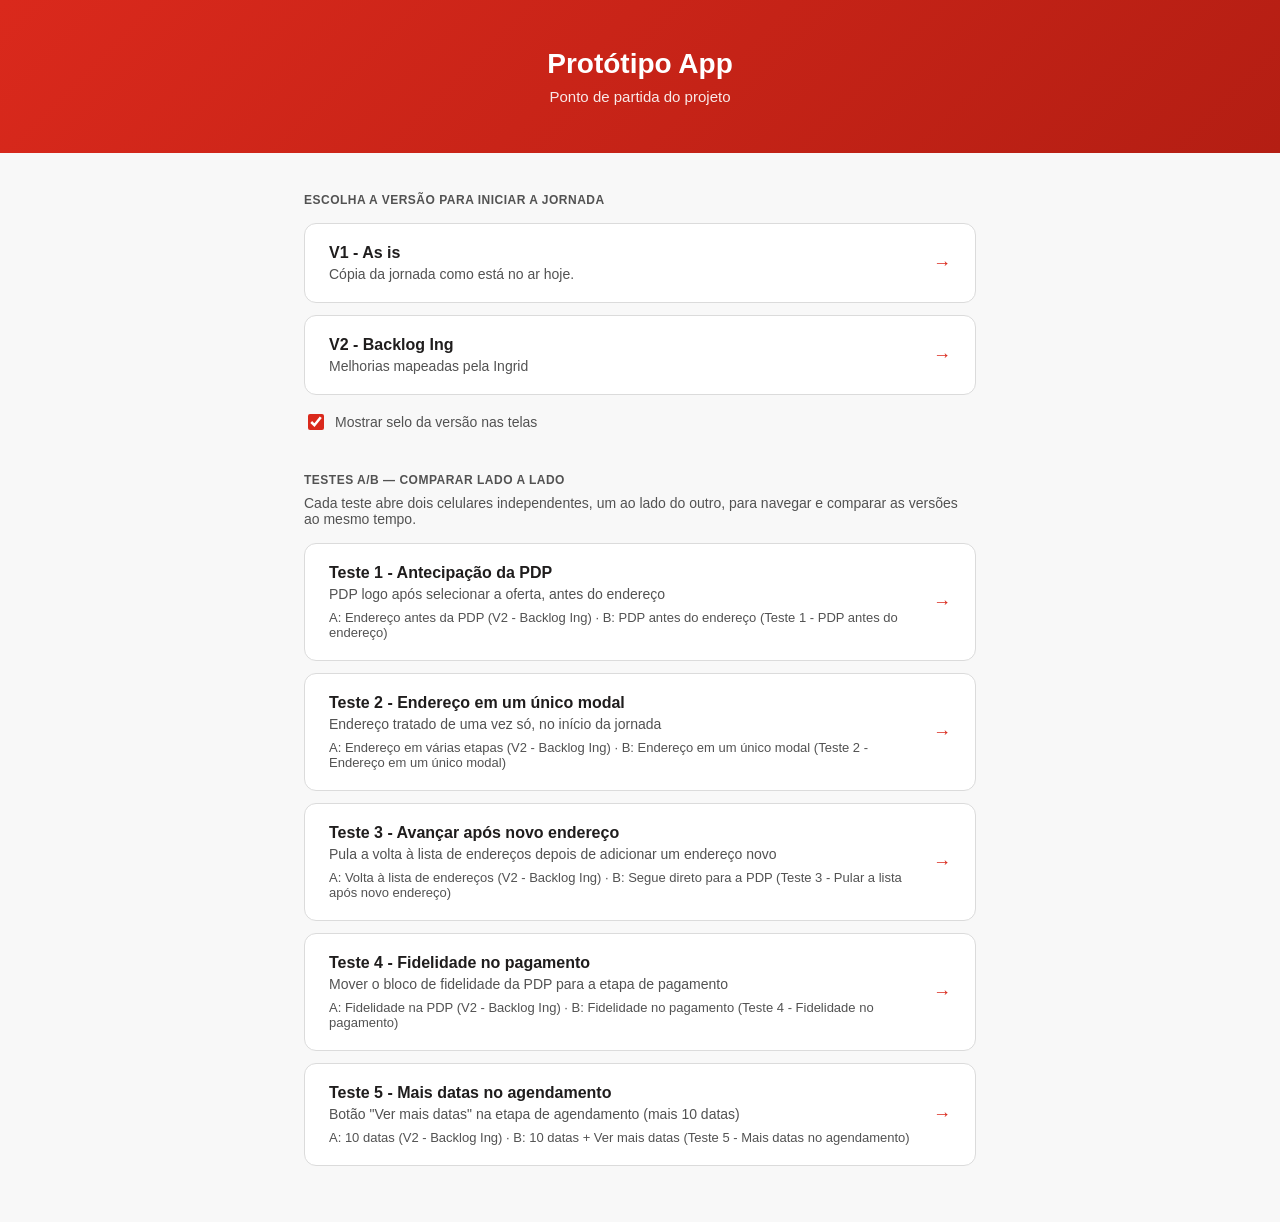
<file: index.html>
<!doctype html>
<html lang="pt-BR">
<head>
<meta charset="UTF-8">
<meta name="viewport" content="width=device-width, initial-scale=1.0">
<title>Protótipo App</title>
<style>
  :root{
    --red:#da291c;
    --red-dark:#b41e13;
    --ink:#1f1d1d;
    --gray-dark:#525252;
    --gray-line:#dbdbdb;
    --bg-page:#f8f8f8;
  }
  *{box-sizing:border-box;}
  body{
    margin:0;
    font-family:-apple-system,'Segoe UI',Roboto,sans-serif;
    background:var(--bg-page);
    color:var(--ink);
  }
  header{
    background:linear-gradient(135deg, var(--red) 0%, var(--red-dark) 100%);
    color:#fff;
    padding:48px 24px;
    text-align:center;
  }
  header h1{margin:0 0 8px;font-size:28px;}
  header p{margin:0;opacity:0.9;font-size:15px;}
  .container{max-width:720px;margin:0 auto;padding:40px 24px;}
  .section-label{font-size:12px;font-weight:700;color:var(--gray-dark);text-transform:uppercase;letter-spacing:0.5px;margin:0 0 16px;}
  .link-list{
    display:flex;
    flex-direction:column;
    gap:12px;
    list-style:none;
    margin:0 0 40px;
    padding:0;
  }
  .link-list a{
    display:flex;
    align-items:center;
    justify-content:space-between;
    gap:16px;
    background:#fff;
    border:1px solid var(--gray-line);
    border-radius:12px;
    padding:20px 24px;
    text-decoration:none;
    color:inherit;
    font-size:16px;
    font-weight:500;
    transition:box-shadow 0.2s, transform 0.15s;
  }
  .link-list a:hover{box-shadow:0 8px 24px rgba(0,0,0,0.1);transform:translateY(-2px);}
  .link-list a .arrow{color:var(--red);font-size:18px;flex-shrink:0;}

  /* ===== Seletor de versão da jornada ===== */
  .versoes{display:flex;flex-direction:column;gap:12px;margin:0 0 16px;}
  .versao{
    display:flex;align-items:center;justify-content:space-between;gap:16px;background:#fff;border:1px solid var(--gray-line);
    border-radius:12px;padding:20px 24px;text-decoration:none;color:inherit;transition:box-shadow .2s, transform .15s;
  }
  .versao:hover{box-shadow:0 8px 24px rgba(0,0,0,0.1);transform:translateY(-2px);}
  .versao .nome{font-size:16px;font-weight:600;margin:0 0 4px;}
  .versao .desc{margin:0;font-size:14px;color:var(--gray-dark);}
  .versao .arrow{color:var(--red);font-size:18px;flex-shrink:0;}
  .ajuda{margin:-8px 0 16px;font-size:14px;color:var(--gray-dark);}
  .teste .lados{margin:8px 0 0;font-size:13px;color:var(--gray-dark);}
  .opcoes{display:flex;align-items:center;gap:8px;margin:0 0 40px;font-size:14px;color:var(--gray-dark);}
  .opcoes input{accent-color:var(--red);width:16px;height:16px;}
</style>
</head>
<body>

<header>
  <h1>Protótipo App</h1>
  <p>Ponto de partida do projeto</p>
</header>

<div class="container">
  <p class="section-label">Escolha a versão para iniciar a jornada</p>
  <div class="versoes" id="versoes"></div>
  <label class="opcoes"><input type="checkbox" id="mostrarSelo"> Mostrar selo da versão nas telas</label>

  <p class="section-label">Testes A/B — comparar lado a lado</p>
  <p class="ajuda">Cada teste abre dois celulares independentes, um ao lado do outro, para navegar e comparar as versões ao mesmo tempo.</p>
  <div class="versoes" id="testes"></div>
</div>

<script src="app-versions.js"></script>
<script src="ab-testes.js"></script>
<script>
  // Cada versão é um link que abre a jornada em uma nova aba; o ?v= define a versão nessa aba
  // (a escolha fica guardada na sessão da própria aba, lida em app-versions.js).
  var box = document.getElementById('versoes');
  Object.keys(window.APP_VERSOES).forEach(function (id) {
    var v = window.APP_VERSOES[id];
    if (v.oculta) return; // versões B dos testes só aparecem na comparação
    var link = document.createElement('a');
    link.className = 'versao';
    link.href = 'ofertas-fibra.html?v=' + encodeURIComponent(id);
    link.target = '_blank';
    link.rel = 'noopener';
    link.innerHTML = '<div><p class="nome"></p><p class="desc"></p></div><span class="arrow" aria-hidden="true">→</span>';
    link.querySelector('.nome').textContent = v.nome;
    link.querySelector('.desc').textContent = v.descricao;
    box.appendChild(link);
  });
  // Testes A/B: cada cartão abre comparar.html (dois frames independentes) em nova aba
  var caixaTestes = document.getElementById('testes');
  (window.AB_TESTES || []).forEach(function (t) {
    var nomeV = function (id) { return (window.APP_VERSOES[id] || { nome: id }).nome; };
    var link = document.createElement('a');
    link.className = 'versao teste';
    link.href = 'comparar.html?teste=' + encodeURIComponent(t.id);
    link.target = '_blank';
    link.rel = 'noopener';
    link.innerHTML = '<div><p class="nome"></p><p class="desc"></p><p class="lados"></p></div><span class="arrow" aria-hidden="true">→</span>';
    link.querySelector('.nome').textContent = t.nome;
    link.querySelector('.desc').textContent = t.descricao;
    link.querySelector('.lados').textContent = 'A: ' + t.a.rotulo + ' (' + nomeV(t.a.versao) + ')  ·  B: ' + t.b.rotulo + ' (' + nomeV(t.b.versao) + ')';
    caixaTestes.appendChild(link);
  });
  var selo = document.getElementById('mostrarSelo');
  try { selo.checked = localStorage.getItem('appMostrarSelo') !== '0'; } catch (e) { selo.checked = true; }
  selo.addEventListener('change', function () { window.setMostrarSelo(selo.checked); });
</script>

</body>
</html>
</file>
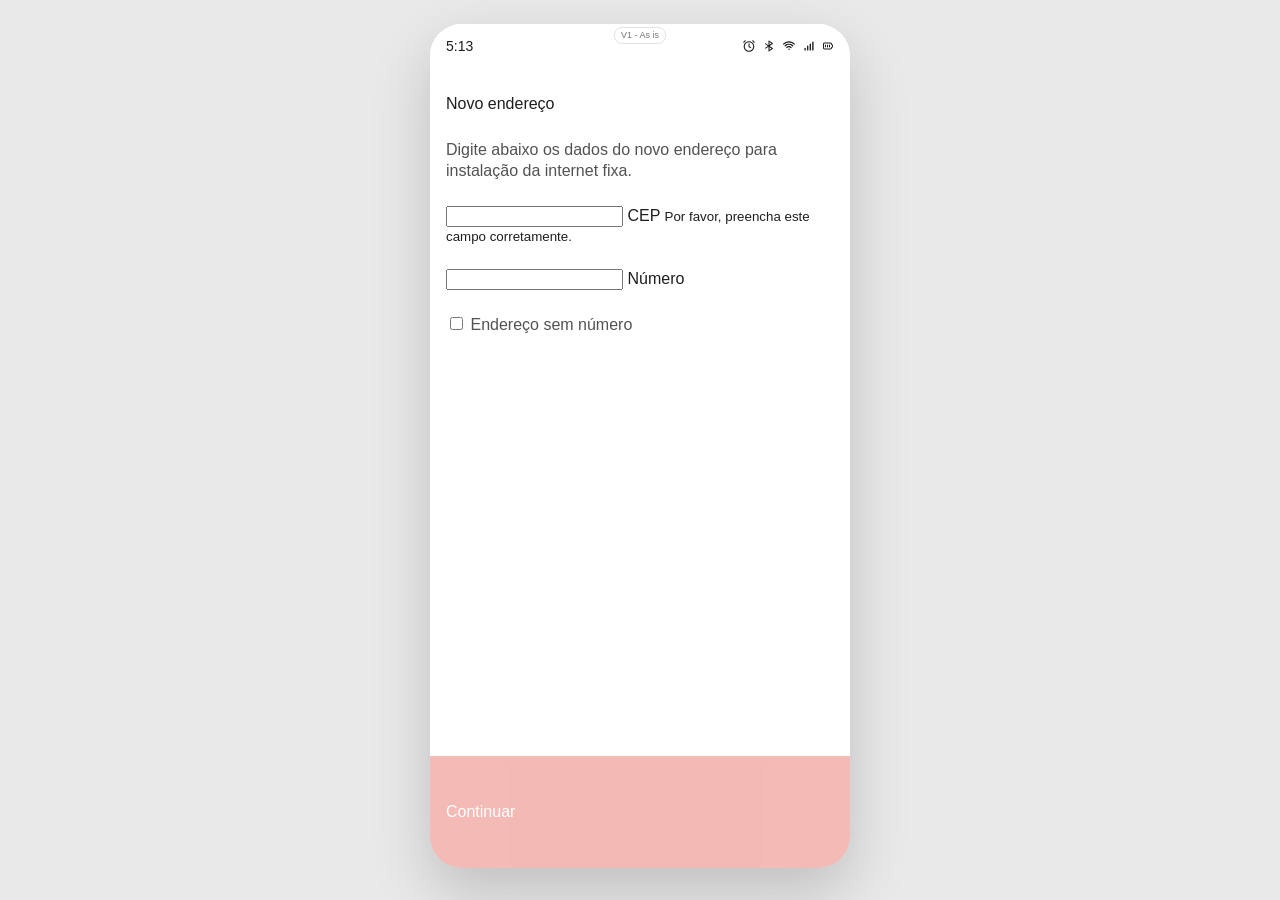
<file: adicionar-endereco.html>
<!doctype html>
<html lang="pt-BR">
<head>
<meta charset="UTF-8">
<meta name="viewport" content="width=device-width, initial-scale=1.0">
<title>Novo endereço · Simulador App</title>

<!-- Mondrian via CDN -->
<link rel="stylesheet" href="https://mondrian.claro.com.br/vanilla/reset.css">
<link rel="stylesheet" href="https://mondrian.claro.com.br/tokens/claro-tokens-3.0.0.custom-properties.css">
<link rel="stylesheet" href="https://mondrian.claro.com.br/vanilla/mondrian-vanilla-6.0.7.css">
<link rel="stylesheet" href="https://mondrian.claro.com.br/icons/mondrian-icons-latest.css">

<style>
  /* ===== Tokens ===== */
  :root{
    --ink:#1f1d1d;
    --gray-dark:#525252;
    --gray-line:#dbdbdb;
    --gray-light:#f8f8f8;
    --red:#da291c;
    --white:#ffffff;
    --bg-canvas:#e9e9e9;
    --green-bg:#ddf9ed;
    --green-text:#006b4f;
    --warn-bg:#fffaad;
    --warn-text:#b84d01;
    --radius-xs:4px;
    --radius-sm:12px;
    --radius-pill:500px;
  }
  *{box-sizing:border-box;}
  [hidden]{display:none !important;}
  html,body{margin:0;padding:0;}
  body{
    font-family:'Roboto', sans-serif;
    background:var(--bg-canvas);
    color:var(--ink);
    -webkit-font-smoothing:antialiased;
  }
  a{color:inherit;text-decoration:none;}
  button{font-family:inherit;cursor:pointer;border:none;background:none;padding:0;}

  /* ===== Moldura do app (simula viewport mobile) ===== */
  .app-frame{
    width:100%;
    max-width:420px;
    height:100vh;
    margin:0 auto;
    background:var(--white);
    position:relative;
    overflow:hidden;
    display:flex;
    flex-direction:column;
  }
  @media (min-width:421px) and (hover:hover) and (pointer:fine){
    body{display:flex;justify-content:center;padding:24px 0;}
    .app-frame{
      height:844px;
      border-radius:32px;
      box-shadow:0 24px 60px rgba(0,0,0,0.18);
    }
  }

  /* ===== Celular de verdade (toque): sem moldura, a tela ocupa o aparelho =====
     A moldura de 420px com cantos e sombra só existe para simular um celular
     no desktop (mouse). Em dispositivo touch o layout se adapta à tela, sem
     moldura e sem a barra de status falsa (o aparelho já tem a dele). */
  @media (hover:none), (pointer:coarse){
    body{display:block;padding:0;}
    .app-frame{
      max-width:none;
      width:100%;
      margin:0;
      border-radius:0;
      box-shadow:none;
      height:100vh;
      height:100dvh;
    }
    .status-bar{display:none !important;}
  }

  /* Conteúdo principal (tudo, exceto overlay/sheet) — recebe blur durante o
     carregamento simulado, pra dar a sensação de "processando por trás". */
  .app-content{
    display:flex;
    flex-direction:column;
    height:100%;
    transition:filter 0.25s ease;
  }
  .app-content.is-blurred{filter:blur(6px);}

  /* ===== Status bar (mock do SO) ===== */
  .status-bar{
    height:44px;
    padding:0 16px;
    display:flex;
    align-items:center;
    justify-content:space-between;
    background:var(--white);
    flex-shrink:0;
  }
  .status-bar .time{
    font-family:'AMX',sans-serif;
    font-weight:500;
    font-size:14px;
    color:var(--ink);
  }
  .status-bar .icons{display:flex;align-items:center;gap:6px;}
  .status-bar .icons img{display:block;height:14px;width:auto;}
  .status-bar .icons img.battery{height:12px;}

  /* ===== App bar (título + fechar) ===== */
  .app-bar{
    display:flex;
    align-items:center;
    gap:16px;
    padding:24px 16px;
    flex-shrink:0;
  }
  .app-bar h1{
    flex:1;
    min-width:0;
    margin:0;
    font-family:'AMX',sans-serif;
    font-weight:500;
    font-size:16px;
    line-height:1.3;
    color:var(--ink);
    overflow:hidden;
    text-overflow:ellipsis;
    white-space:nowrap;
  }
  .app-bar .close-btn{
    display:flex;
    align-items:center;
    justify-content:center;
    width:24px;
    height:24px;
    color:var(--ink);
    flex-shrink:0;
  }

  /* ===== Formulário ===== */
  .form-section{
    flex:1;
    min-height:0;
    overflow-y:auto;
    padding:0 16px 32px;
    display:flex;
    flex-direction:column;
    gap:24px;
  }
  .form-section .intro{
    margin:0;
    font-family:'Roboto',sans-serif;
    font-weight:400;
    font-size:16px;
    line-height:1.3;
    color:var(--gray-dark);
  }
  .mdn-Input{width:100%;}

  .checkbox-row{
    display:flex;
    align-items:center;
    gap:8px;
  }
  .checkbox-row .mdn-Checkbox-text{
    font-size:16px;
    color:var(--gray-dark);
  }

  /* ===== Spinner de carregamento (overlay tela cheia) — ver nota sobre
     .mdn-Spinner mais abaixo, o componente real do Mondrian nasce
     position:fixed/100vh (feito pra cobrir a página inteira sozinho), então
     é preciso neutralizar isso pra ele ficar só dentro do overlay. ===== */
  .loading-overlay{
    position:absolute;
    inset:0;
    display:flex;
    align-items:center;
    justify-content:center;
    z-index:30;
    background:rgba(255,255,255,0.001); /* deixa o blur de trás visível, sem "lavar" a cor */
  }
  /* O .mdn-Spinner real do Mondrian nasce como bloqueador de página inteira
     (position:fixed, height:100vh, width:100%, fundo próprio) — sem isso,
     ele escapa da moldura do app-frame (fixed ignora overflow:hidden do
     ancestral) e cobre a tela toda, comendo o cantos arredondados/sombra
     que simulam o aparelho. Sobrescrevemos pra ele só preencher o overlay. */
  .loading-overlay .mdn-Spinner{
    position:static;
    height:auto;
    width:auto;
    background:transparent;
  }

  /* ===== Bottom sheet (resultado da consulta de CEP) ===== */
  .sheet-backdrop{
    position:absolute;
    inset:0;
    background:rgba(31,29,29,0.5);
    z-index:40;
    display:flex;
    align-items:flex-end;
  }
  .bottom-sheet{
    width:100%;
    background:var(--white);
    border-radius:var(--radius-sm) var(--radius-sm) 0 0;
    display:flex;
    flex-direction:column;
    align-items:center;
    overflow:hidden;
    transform:translateY(100%);
    transition:transform 0.3s cubic-bezier(0.05,0.7,0.1,1);
    touch-action:none; /* deixa o gesto de arrastar pra fechar livre do scroll nativo */
  }
  .sheet-backdrop.is-open .bottom-sheet{transform:translateY(0);}
  .bottom-sheet .bar-wrapper{
    height:32px;
    display:flex;
    align-items:center;
    justify-content:center;
    flex-shrink:0;
    width:100%;
    cursor:grab;
  }
  .bottom-sheet .bar{width:32px;height:2px;background:var(--gray-line);}
  .bottom-sheet .header{
    width:100%;
    padding:0 16px;
    display:flex;
    flex-direction:column;
    gap:24px;
  }
  .bottom-sheet .header .mdn-Icon--lg{color:var(--red);}
  .bottom-sheet .header h2{
    margin:0;
    font-family:'AMX',sans-serif;
    font-weight:500;
    font-size:24px;
    line-height:1.3;
    color:var(--ink);
  }
  .bottom-sheet .body{
    width:100%;
    padding:24px 16px 32px;
    display:flex;
    flex-direction:column;
    gap:24px;
  }
  .bottom-sheet .message{
    margin:0;
    font-family:'Roboto',sans-serif;
    font-weight:400;
    font-size:16px;
    line-height:1.3;
  }
  .bottom-sheet .message.is-success{color:var(--green-text);}
  .bottom-sheet .message.is-warning{color:var(--warn-text);}
  .bottom-sheet .tag{
    display:inline-flex;
    align-items:center;
    gap:4px;
    padding:4px 8px;
    border-radius:var(--radius-xs);
    font-family:'Roboto',sans-serif;
    font-weight:500;
    font-size:12px;
    line-height:1.3;
    width:fit-content;
  }
  .bottom-sheet .tag i{font-size:16px;}
  .bottom-sheet .tag.is-success{background:var(--green-bg);color:var(--green-text);}
  .bottom-sheet .tag.is-warning{background:var(--warn-bg);color:var(--warn-text);}
  .bottom-sheet .address-box{
    width:100%;
    background:var(--gray-light);
    border-radius:var(--radius-sm);
    padding:24px;
    display:flex;
    align-items:flex-start;
    gap:24px;
  }
  .bottom-sheet .address-box p{
    flex:1;
    min-width:0;
    margin:0;
    font-family:'Roboto',sans-serif;
    font-weight:500;
    font-size:16px;
    line-height:1.3;
    color:var(--ink);
  }
  .bottom-sheet .address-box .edit-btn{
    flex-shrink:0;
    color:var(--ink);
    display:flex;
  }
  .bottom-sheet .sheet-cta{
    width:100%;
    height:48px;
    border-radius:var(--radius-pill);
    display:flex;
    align-items:center;
    justify-content:center;
    font-family:'Roboto',sans-serif;
    font-weight:500;
    font-size:16px;
    color:var(--white);
    background:var(--red);
    transition:filter 0.2s;
  }
  @media (hover:hover){
    .bottom-sheet .sheet-cta:hover{filter:brightness(0.9);}
  }
  .bottom-sheet .sheet-cta:active{transform:scale(0.99);}

  /* ===== Modal "Confirme seu endereço" — cobre a tela inteira, abre com
     fade + leve subida por cima do formulário de CEP/Número (que continua
     intacto por baixo, preenchido e com o Continuar habilitado, pronto se
     o usuário fechar o modal). Diferente do bottom-sheet acima: não é um
     cartão parcial com scrim, é a tela cheia mesmo. ===== */
  .confirm-modal{
    position:absolute;
    inset:0;
    background:var(--white);
    z-index:45;
    display:flex;
    flex-direction:column;
    opacity:0;
    transform:translateY(32px);
    transition:transform 0.3s cubic-bezier(0.05,0.7,0.1,1), opacity 0.3s ease;
    pointer-events:none;
  }
  .confirm-modal.is-open{
    opacity:1;
    transform:translateY(0);
    pointer-events:auto;
  }
  /* Ícone decorativo (seta) do campo Estado — só visual, o campo é
     preenchido a partir do CEP e não é editável no modal. */
  .confirm-modal .select-icon{
    position:absolute;
    right:16px;
    top:50%;
    transform:translateY(-50%);
    pointer-events:none;
    color:var(--gray-dark);
  }
  /* Botão fixo do rodapé do modal — diferente do pill "Continuar": é o
     componente "Button / Button Configuration" do Mondrian, ocupa a
     largura inteira sem cantos arredondados e sem margem ao redor (cola
     nas bordas/parte inferior), com o formulário acima rolando por trás. */
  .btn-footer{
    flex-shrink:0;
    width:100%;
    height:112px;
    padding:16px 16px;
    display:flex;
    align-items:center;
    justify-content:center;
    gap:8px;
    font-family:'Roboto',sans-serif;
    font-weight:500;
    font-size:16px;
    color:var(--white);
    background:var(--red);
    transition:filter 0.2s cubic-bezier(0.2,0,0,1), opacity 0.2s;
  }
  .btn-footer .label{flex:1 0 0;text-align:left;}
  .btn-footer:disabled{opacity:.32;cursor:not-allowed;}
  @media (hover:hover){
    .btn-footer:not(:disabled):hover{filter:brightness(0.9);}
  }
  .btn-footer:not(:disabled):active{filter:brightness(0.95);}

  /* ===== Toast ===== */
  .toast{
    position:absolute;
    left:16px;
    right:16px;
    bottom:32px;
    background:var(--ink);
    color:var(--white);
    font-family:'Roboto',sans-serif;
    font-size:14px;
    text-align:center;
    padding:12px 16px;
    border-radius:var(--radius-sm);
    z-index:50;
    opacity:0;
    transform:translateY(8px);
    transition:opacity 0.2s, transform 0.2s;
    pointer-events:none;
  }
  .toast.is-visible{opacity:1;transform:translateY(0);}
</style>
<link rel="stylesheet" href="sheet-complemento.css">
</head>
<body>

<div class="app-frame">

  <div class="app-content" id="appContent">
    <div class="status-bar">
      <span class="time">5:13</span>
      <div class="icons">
        <img src="assets/statusbar/alarm.svg" alt="">
        <img src="assets/statusbar/bluetooth.svg" alt="">
        <img src="assets/statusbar/wifi.svg" alt="">
        <img src="assets/statusbar/signal.svg" alt="">
        <img class="battery" src="assets/statusbar/battery.svg" alt="">
      </div>
    </div>

    <div class="app-bar">
      <h1>Novo endereço</h1>
      <button type="button" class="close-btn" aria-label="Fechar" onclick="history.back()">
        <span class="mdn-Icon-fechar mdn-Icon--md" aria-label="fechar"></span>
      </button>
    </div>

    <div class="form-section">
      <p class="intro">Digite abaixo os dados do novo endereço para instalação da internet fixa.</p>

      <div class="mdn-Input">
        <input data-mdn-type="cep" data-mdn-mask="99999  -  999" id="cepInput" title="cep" type="zipcode" class="mdn-Input-field" value="" inputmode="numeric">
        <label for="cepInput" aria-required="true" class="mdn-Input-label">CEP</label>
        <small class="mdn-Input-errorFeedback">
          <span class="mdn-Icon-circulo-exclamacao mdn-Icon--sm" aria-label="circulo-exclamacao"></span> Por favor, preencha este campo corretamente.
        </small>
      </div>

      <div class="mdn-Input">
        <input data-mdn-type="number" id="numeroInput" class="mdn-Input-field" type="text" inputmode="numeric" value="">
        <label for="numeroInput" class="mdn-Input-label">Número</label>
      </div>

      <div class="checkbox-row">
        <div tabindex="0" aria-label="checkbox" class="mdn-Checkbox mdn-Checkbox--default" id="semNumeroCheckbox">
          <input class="mdn-Checkbox-input" type="checkbox">
          <label class="mdn-Checkbox-label"></label>
          <label class="mdn-Checkbox-text">Endereço sem número</label>
        </div>
      </div>
    </div>

    <button type="button" class="btn-footer" id="continueBtn" disabled>
      <span class="label">Continuar</span>
      <span class="mdn-Icon-seta-direita mdn-Icon--md" aria-hidden="true"></span>
    </button>
  </div>

  <div class="loading-overlay" id="loadingOverlay" hidden>
    <div class="mdn-Spinner mdn-Spinner--default">
      <span class="mdn-Icon-claro mdn-Icon--lg" aria-label="Carregando" tabindex="0"></span>
    </div>
  </div>

  <div class="sheet-backdrop" id="sheetBackdrop" hidden>
    <div class="bottom-sheet">
      <div class="bar-wrapper"><div class="bar"></div></div>
      <div class="header">
        <span class="mdn-Icon-localizacao mdn-Icon--lg" aria-hidden="true"></span>
        <h2>Cobertura na região</h2>
      </div>
      <div class="body" id="sheetBody">
        <!-- Preenchido em runtime por renderSheet() -->
      </div>
    </div>
  </div>

  <div class="confirm-modal" id="confirmModal" hidden>
    <div class="status-bar">
      <span class="time">5:13</span>
      <div class="icons">
        <img src="assets/statusbar/alarm.svg" alt="">
        <img src="assets/statusbar/bluetooth.svg" alt="">
        <img src="assets/statusbar/wifi.svg" alt="">
        <img src="assets/statusbar/signal.svg" alt="">
        <img class="battery" src="assets/statusbar/battery.svg" alt="">
      </div>
    </div>

    <div class="app-bar">
      <h1>Novo endereço</h1>
      <button type="button" class="close-btn" aria-label="Fechar" onclick="fecharConfirmModal()">
        <span class="mdn-Icon-fechar mdn-Icon--md" aria-label="fechar"></span>
      </button>
    </div>

    <div class="form-section">
      <p class="intro">Digite abaixo os dados do novo endereço para instalação da internet fixa.</p>

      <div class="mdn-Input">
        <input class="mdn-Input-field" id="cepDisplay" type="text" value="" disabled>
        <label for="cepDisplay" class="mdn-Input-label">CEP</label>
      </div>

      <div class="mdn-Input">
        <input class="mdn-Input-field" id="estadoDisplay" type="text" value="" disabled>
        <label for="estadoDisplay" class="mdn-Input-label">Estado</label>
      </div>

      <div class="mdn-Input">
        <input class="mdn-Input-field" id="cidadeDisplay" type="text" value="" disabled>
        <label for="cidadeDisplay" class="mdn-Input-label">Cidade</label>
      </div>

      <div class="mdn-Input">
        <input class="mdn-Input-field" id="bairroDisplay" type="text" value="" autocomplete="off" autocapitalize="characters" style="text-transform:uppercase">
        <label for="bairroDisplay" class="mdn-Input-label">Bairro</label>
      </div>

      <div class="mdn-Input">
        <input class="mdn-Input-field" id="logradouroDisplay" type="text" value="" autocomplete="off" autocapitalize="characters" style="text-transform:uppercase">
        <label for="logradouroDisplay" class="mdn-Input-label">Logradouro</label>
      </div>

      <div class="mdn-Input">
        <input class="mdn-Input-field" id="numeroDisplay" type="text" value="" disabled>
        <label for="numeroDisplay" class="mdn-Input-label">Número</label>
      </div>

      <div class="mdn-Input">
        <select id="complementoSelect" class="mdn-Input-field" data-mdn-type="select" style="background-image:none">
          <option value="" selected>Selecione</option>
          <option value="Apartamento 1">Apartamento 1</option>
          <option value="Apartamento 2">Apartamento 2</option>
          <option value="Apartamento 3">Apartamento 3</option>
          <option value="outro">Quero informar meu complemento</option>
        </select>
        <span class="mdn-Icon-baixo mdn-Icon--md mdn-Input-select-arrow"></span>
        <label for="complementoSelect" class="mdn-Input-label">Complemento *</label>
      </div>

      <div class="mdn-Input" id="complementoOutroWrapper" hidden>
        <input class="mdn-Input-field" id="complementoOutroInput" type="text" value="">
        <label for="complementoOutroInput" class="mdn-Input-label">Complemento</label>
      </div>

      <div class="mdn-Input">
        <input class="mdn-Input-field" id="referenciaInput" type="text" value="">
        <label for="referenciaInput" class="mdn-Input-label">Referência (opcional)</label>
      </div>
    </div>

    <button type="button" class="btn-footer" id="addAddressBtn" disabled>
      <span class="label">Adicionar endereço</span>
      <span class="mdn-Icon-seta-direita mdn-Icon--md" aria-hidden="true"></span>
    </button>
  </div>

  <div class="toast" id="toast"></div>

</div>

<script src="https://mondrian.claro.com.br/vanilla/mondrian-vanilla-6.0.7.js"></script>
<script src="app-versions.js"></script>
<script src="sheet-complemento.js"></script>
<script>
  const params = new URLSearchParams(window.location.search);
  const produtoId = params.get('produto');

  const cepInput = document.getElementById('cepInput');
  const numeroInput = document.getElementById('numeroInput');
  const semNumeroCheckbox = document.getElementById('semNumeroCheckbox').querySelector('.mdn-Checkbox-input');
  const continueBtn = document.getElementById('continueBtn');

  function cepDigits() {
    return cepInput.value.replace(/\D/g, '');
  }

  function validarFormulario() {
    const cepOk = cepDigits().length === 8;
    const numeroOk = semNumeroCheckbox.checked || numeroInput.value.trim().length > 0;
    continueBtn.disabled = !(cepOk && numeroOk);
  }

  // 'input' cobre a maioria dos casos, mas a máscara do CEP reprocessa o
  // valor por conta própria (inserindo o traço) de um jeito que às vezes
  // não dispara 'input' de novo pra esse valor final — 'keyup' cobre esse
  // gap sem depender de adivinhar o timing exato da máscara.
  ['input', 'keyup', 'blur'].forEach((evt) => {
    cepInput.addEventListener(evt, validarFormulario);
    numeroInput.addEventListener(evt, validarFormulario);
  });
  semNumeroCheckbox.addEventListener('change', () => {
    numeroInput.disabled = semNumeroCheckbox.checked;
    if (semNumeroCheckbox.checked) {
      numeroInput.value = '';
      numeroInput.closest('.mdn-Input').classList.add('mdn-is-disabled');
    } else {
      numeroInput.closest('.mdn-Input').classList.remove('mdn-is-disabled');
    }
    validarFormulario();
  });

  function showToast(msg) {
    const toast = document.getElementById('toast');
    toast.textContent = msg;
    toast.classList.add('is-visible');
    clearTimeout(showToast._t);
    showToast._t = setTimeout(() => toast.classList.remove('is-visible'), 2200);
  }

  function fmtCep(digits) {
    return digits.slice(0, 5) + '-' + digits.slice(5);
  }

  function abrirSheet() {
    const backdrop = document.getElementById('sheetBackdrop');
    backdrop.hidden = false;
    // rAF pra garantir que o navegador aplique o estado inicial (hidden->flex)
    // antes de ligar a transição de entrada (senão ela não anima, só "pisca").
    requestAnimationFrame(() => requestAnimationFrame(() => backdrop.classList.add('is-open')));
  }

  function fecharSheet() {
    const backdrop = document.getElementById('sheetBackdrop');
    backdrop.classList.remove('is-open');
    setTimeout(() => { backdrop.hidden = true; }, 300);
  }

  // Editar (ícone lápis / "revisar dados") -> fecha o sheet e devolve pro
  // formulário, que continua preenchido (mesma página, nada foi perdido).
  function editarEndereco() {
    fecharSheet();
  }

  // ===== Fechar o bottom sheet: clique fora, Esc, ou arrastar pra baixo =====
  const sheetBackdropEl = document.getElementById('sheetBackdrop');
  const bottomSheetEl = document.querySelector('.bottom-sheet');

  // Clique fora (no scrim escuro, não no cartão branco em si).
  sheetBackdropEl.addEventListener('click', (e) => {
    if (e.target === sheetBackdropEl) fecharSheet();
  });

  // Esc — só reage se o sheet estiver de fato aberto.
  document.addEventListener('keydown', (e) => {
    if (e.key === 'Escape' && !sheetBackdropEl.hidden) fecharSheet();
  });

  // Arrastar pra baixo (mouse ou touch, via Pointer Events cobre os dois).
  // Ignora arrasto iniciado em cima de botão/link (ex: "Eu quero"/lápis),
  // pra não atrapalhar o clique normal deles.
  (function setupSheetDrag() {
    let dragging = false;
    let startY = 0;
    let deltaY = 0;

    function onPointerDown(e) {
      if (e.target.closest('button, a, input, select, textarea, label, .body')) return;
      dragging = true;
      startY = e.clientY;
      deltaY = 0;
      bottomSheetEl.style.transition = 'none';
      bottomSheetEl.setPointerCapture(e.pointerId);
    }
    function onPointerMove(e) {
      if (!dragging) return;
      deltaY = Math.max(0, e.clientY - startY);
      bottomSheetEl.style.transform = `translateY(${deltaY}px)`;
    }
    function onPointerUp() {
      if (!dragging) return;
      dragging = false;
      bottomSheetEl.style.transition = '';
      bottomSheetEl.style.transform = '';
      // Arrastou mais de ~1/4 da altura do próprio sheet (ou pelo menos
      // 100px) -> solta a tela, igual um "flick pra fechar" de app de verdade.
      const limiar = Math.min(120, bottomSheetEl.getBoundingClientRect().height * 0.25);
      if (deltaY > limiar) fecharSheet();
    }

    bottomSheetEl.addEventListener('pointerdown', onPointerDown);
    bottomSheetEl.addEventListener('pointermove', onPointerMove);
    bottomSheetEl.addEventListener('pointerup', onPointerUp);
    bottomSheetEl.addEventListener('pointercancel', onPointerUp);
  })();

  // Texto do endereço no modal de cobertura. No ar (V1) o modal mostra só número e CEP;
  // a V2 (flag coberturaComEnderecoCompleto) mostra o endereço completo.
  function textoEnderecoSheet(resultado) {
    const completo = !!(window.APP_VERSION && window.APP_VERSION.flags.coberturaComEnderecoCompleto);
    return completo ? resultado.endereco : `Número: ${resultado.numero}, CEP: ${resultado.cep}`;
  }

  // Teste 2 (flag enderecoUnicoNoModal): o próprio modal de cobertura pede complemento e referência;
  // ao continuar, o endereço é salvo e a jornada segue direto (sem tela de complemento e sem voltar à lista).
  const enderecoUnicoNoModal = !!(window.APP_VERSION && window.APP_VERSION.flags.enderecoUnicoNoModal);
  function renderSheetDisponivelComComplemento(resultado) {
    window.SheetComplemento.render(document.getElementById('sheetBody'), {
      endereco: window.SheetComplemento.capitalizar(textoEnderecoSheet(resultado)),
      obrigatorio: window.SheetComplemento.exigeComplemento(resultado),
      referencia: '',
      onEditar: editarEndereco,
      onContinuar: (complemento, referencia) => {
        const enderecoFinal = montarEndereco({ ...resultado, complemento });
        sessionStorage.setItem('enderecoRecemAdicionado', JSON.stringify({
          id: 'novo-' + Date.now(),
          endereco: enderecoFinal,
          complemento: complemento,
          referencia: referencia,
          disponivel: true,
        }));
        window.location.href = 'selecao-endereco.html' + (produtoId ? ('?produto=' + encodeURIComponent(produtoId)) : '');
      },
    });
  }

  function renderSheetDisponivel(resultado) {
    if (enderecoUnicoNoModal) { renderSheetDisponivelComComplemento(resultado); return; }
    document.getElementById('sheetBody').innerHTML = `
      <p class="message is-success">Este plano tem cobertura no novo endereço adicionado.</p>
      <div class="tag is-success">
        <i class="mdn-Icon-check-circulo" aria-hidden="true"></i>
        Disponível neste endereço
      </div>
      <div class="address-box">
        <p>${textoEnderecoSheet(resultado)}</p>
        <button type="button" class="edit-btn" aria-label="Editar endereço" onclick="editarEndereco()">
          <span class="mdn-Icon-lapis mdn-Icon--md" aria-hidden="true"></span>
        </button>
      </div>
      <button type="button" class="sheet-cta" id="sheetContinueBtn">Continuar</button>`;
    document.getElementById('sheetContinueBtn').addEventListener('click', () => {
      fecharSheet();
      setTimeout(() => abrirConfirmModal(resultado), 300);
    });
  }

  // ===== Modal "Confirme seu endereço" (Complemento/Referência) — cobre a
  // tela cheia por cima deste formulário, que fica intacto por baixo. =====
  const confirmModalEl = document.getElementById('confirmModal');
  const complementoSelect = document.getElementById('complementoSelect');
  const complementoOutroWrapper = document.getElementById('complementoOutroWrapper');
  const complementoOutroInput = document.getElementById('complementoOutroInput');
  const referenciaInput = document.getElementById('referenciaInput');
  const addAddressBtn = document.getElementById('addAddressBtn');
  let dadosEndereco = null;

  function abrirConfirmModal(dados) {
    dadosEndereco = dados;
    document.getElementById('cepDisplay').value = (dados.cep || '').toUpperCase();
    document.getElementById('estadoDisplay').value = (dados.uf || '').toUpperCase();
    document.getElementById('cidadeDisplay').value = (dados.cidade || '').toUpperCase();
    document.getElementById('bairroDisplay').value = (dados.bairro || '').toUpperCase();
    document.getElementById('logradouroDisplay').value = (dados.logradouro || '').toUpperCase();
    document.getElementById('numeroDisplay').value = (dados.numero || '').toUpperCase();
    complementoSelect.value = '';
    complementoOutroWrapper.hidden = true;
    complementoOutroInput.value = '';
    referenciaInput.value = '';

    // Campos preenchidos via JS depois do init do bundle Mondrian não
    // passam pelo evento que ativa o label flutuante sozinho — replicamos
    // a mesma classe manualmente (mesmo esquema usado no spinner/CEP).
    confirmModalEl.querySelectorAll('.mdn-Input').forEach((wrapper) => {
      const input = wrapper.querySelector('.mdn-Input-field');
      wrapper.classList.toggle('mdn-Input--activatedField', !!(input && input.value));
    });

    validarComplemento();
    confirmModalEl.hidden = false;
    requestAnimationFrame(() => requestAnimationFrame(() => confirmModalEl.classList.add('is-open')));
  }

  // Bairro e logradouro vêm do CEP, mas o usuário pode corrigir; o texto fica sempre em maiúsculas
  ['bairroDisplay', 'logradouroDisplay'].forEach((id) => {
    const el = document.getElementById(id);
    el.addEventListener('input', () => {
      const ini = el.selectionStart, fim = el.selectionEnd;
      el.value = el.value.toUpperCase();
      try { el.setSelectionRange(ini, fim); } catch (e) {}
      el.closest('.mdn-Input').classList.toggle('mdn-Input--activatedField', !!el.value);
    });
  });

  // Fechar (X) -> volta pro formulário de CEP/Número, que nunca saiu da
  // tela (mesma página) e continua com os dados digitados e o Continuar habilitado.
  function fecharConfirmModal() {
    confirmModalEl.classList.remove('is-open');
    setTimeout(() => { confirmModalEl.hidden = true; }, 300);
  }

  // "Quero informar meu complemento" -> revela um campo de texto livre logo
  // abaixo do seletor, em vez de navegar/abrir outra coisa.
  complementoSelect.addEventListener('change', () => {
    complementoSelect.closest('.mdn-Input').classList.toggle('mdn-Input--activatedField', !!complementoSelect.value);
    const isOutro = complementoSelect.value === 'outro';
    complementoOutroWrapper.hidden = !isOutro;
    if (!isOutro) complementoOutroInput.value = '';
    validarComplemento();
  });

  function validarComplemento() {
    const valor = complementoSelect.value;
    const ok = valor === 'outro'
      ? complementoOutroInput.value.trim().length > 0
      : valor.length > 0;
    addAddressBtn.disabled = !ok;
  }
  ['input', 'keyup', 'blur'].forEach((evt) => complementoOutroInput.addEventListener(evt, validarComplemento));

  addAddressBtn.addEventListener('click', () => {
    validarComplemento(); // reforço: nunca confiar só no último evento do input
    if (addAddressBtn.disabled) return;

    const complemento = complementoSelect.value === 'outro'
      ? complementoOutroInput.value.trim()
      : complementoSelect.value;
    const referencia = referenciaInput.value.trim();
    dadosEndereco.complemento = complemento;
    dadosEndereco.referencia = referencia;
    dadosEndereco.bairro = document.getElementById('bairroDisplay').value.trim();
    dadosEndereco.logradouro = document.getElementById('logradouroDisplay').value.trim();

    // Endereço final com o complemento já embutido na linha, mesmo formato
    // usado pelos endereços que já vêm prontos da planilha (ex: "..., 780,
    // Torre A, Chácara..."), pra ficar consistente na lista de seleção.
    const enderecoFinal = montarEndereco({ ...dadosEndereco, complemento });

    // Vai pra tela de seleção de endereço via sessionStorage (mesma origem,
    // navegação de página de verdade) — ela lê essa chave no load, coloca
    // esse endereço no topo da lista e já deixa selecionado.
    sessionStorage.setItem('enderecoRecemAdicionado', JSON.stringify({
      id: 'novo-' + Date.now(),
      endereco: enderecoFinal,
      complemento: complemento,
      referencia: referencia,
      disponivel: true,
    }));

    window.location.href = 'selecao-endereco.html' + (produtoId ? ('?produto=' + encodeURIComponent(produtoId)) : '');
  });

  // Formato "do ar": tudo em maiúsculas, partes separadas por vírgula e o
  // trecho cidade/UF e CEP separados por " - ". Partes vazias (ex: CEP de
  // logradouro único sem bairro, ou "Sem complemento") ficam de fora.
  function montarEndereco({ logradouro, numero, complemento, bairro, cidade, uf, cep }) {
    const semComp = !complemento || /^sem complemento$/i.test(complemento);
    const rua = [logradouro, numero, semComp ? '' : complemento, bairro].filter(Boolean).join(', ');
    return `${rua} - ${cidade}/${uf} - CEP: ${cep}`.toUpperCase();
  }

  function renderSheetIndisponivel(endereco, ctaLabel, onCta) {
    document.getElementById('sheetBody').innerHTML = `
      <p class="message is-warning">Este plano não tem cobertura no novo endereço adicionado.</p>
      <div class="tag is-warning">
        <i class="mdn-Icon-bloqueio" aria-hidden="true"></i>
        Não disponível neste endereço
      </div>
      <div class="address-box">
        <p>${endereco}</p>
        <button type="button" class="edit-btn" aria-label="Editar endereço" onclick="editarEndereco()">
          <span class="mdn-Icon-lapis mdn-Icon--md" aria-hidden="true"></span>
        </button>
      </div>
      <button type="button" class="sheet-cta" id="sheetCtaBtn">${ctaLabel}</button>`;
    document.getElementById('sheetCtaBtn').addEventListener('click', onCta);
  }

  function renderSheetErro(cepFormatado) {
    document.getElementById('sheetBody').innerHTML = `
      <p class="message is-warning">Não encontramos esse CEP. Confira os dados e tente novamente.</p>
      <div class="tag is-warning">
        <i class="mdn-Icon-alerta" aria-hidden="true"></i>
        CEP não encontrado
      </div>
      <div class="address-box">
        <p>CEP ${cepFormatado} não encontrado</p>
        <button type="button" class="edit-btn" aria-label="Editar CEP" onclick="editarEndereco()">
          <span class="mdn-Icon-lapis mdn-Icon--md" aria-hidden="true"></span>
        </button>
      </div>
      <button type="button" class="sheet-cta" id="sheetErroBtn">Revisar dados</button>`;
    document.getElementById('sheetErroBtn').addEventListener('click', editarEndereco);
  }

  // ===== Combinado de teste: CEP 00000-000 sempre simula "sem cobertura",
  // sem depender de uma consulta real (qualquer Número serve). Qualquer
  // outro CEP faz a consulta de verdade no ViaCEP. =====
  const CEP_TESTE_INDISPONIVEL = '00000000';

  async function consultarCep() {
    const overlay = document.getElementById('loadingOverlay');
    const digits = cepDigits();
    const numero = semNumeroCheckbox.checked ? 'S/N' : numeroInput.value.trim();
    const cepFormatado = fmtCep(digits);

    document.getElementById('appContent').classList.add('is-blurred');
    overlay.hidden = false;

    let resultado;
    if (digits === CEP_TESTE_INDISPONIVEL) {
      resultado = { tipo: 'indisponivel', numero, cep: cepFormatado, endereco: montarEndereco({ logradouro: 'Rua Não Viável', numero, bairro: 'Centro', cidade: 'São Paulo', uf: 'SP', cep: cepFormatado }) };
    } else {
      try {
        const resp = await fetch(`https://viacep.com.br/ws/${digits}/json/`);
        const data = await resp.json();
        if (data.erro) {
          resultado = { tipo: 'erro' };
        } else {
          const endereco = montarEndereco({ logradouro: data.logradouro, numero, bairro: data.bairro, cidade: data.localidade, uf: data.uf, cep: data.cep });
          resultado = {
            tipo: 'disponivel',
            endereco,
            cep: data.cep,
            numero,
            uf: data.uf,
            cidade: data.localidade,
            bairro: data.bairro,
            logradouro: data.logradouro,
          };
        }
      } catch (err) {
        resultado = { tipo: 'erro' };
      }
    }

    setTimeout(() => {
      overlay.hidden = true;
      document.getElementById('appContent').classList.remove('is-blurred');

      if (resultado.tipo === 'disponivel') {
        renderSheetDisponivel(resultado);
      } else if (resultado.tipo === 'indisponivel') {
        renderSheetIndisponivel(textoEnderecoSheet(resultado), 'Conferir outras ofertas', () => {
          showToast('Próxima tela ainda não implementada');
        });
      } else {
        renderSheetErro(cepFormatado);
      }
      abrirSheet();
    }, 1000);
  }

  continueBtn.addEventListener('click', () => {
    validarFormulario(); // reforço: nunca confiar só no último evento dos inputs
    if (continueBtn.disabled) return;
    consultarCep();
  });
</script>

</body>
</html>
</file>
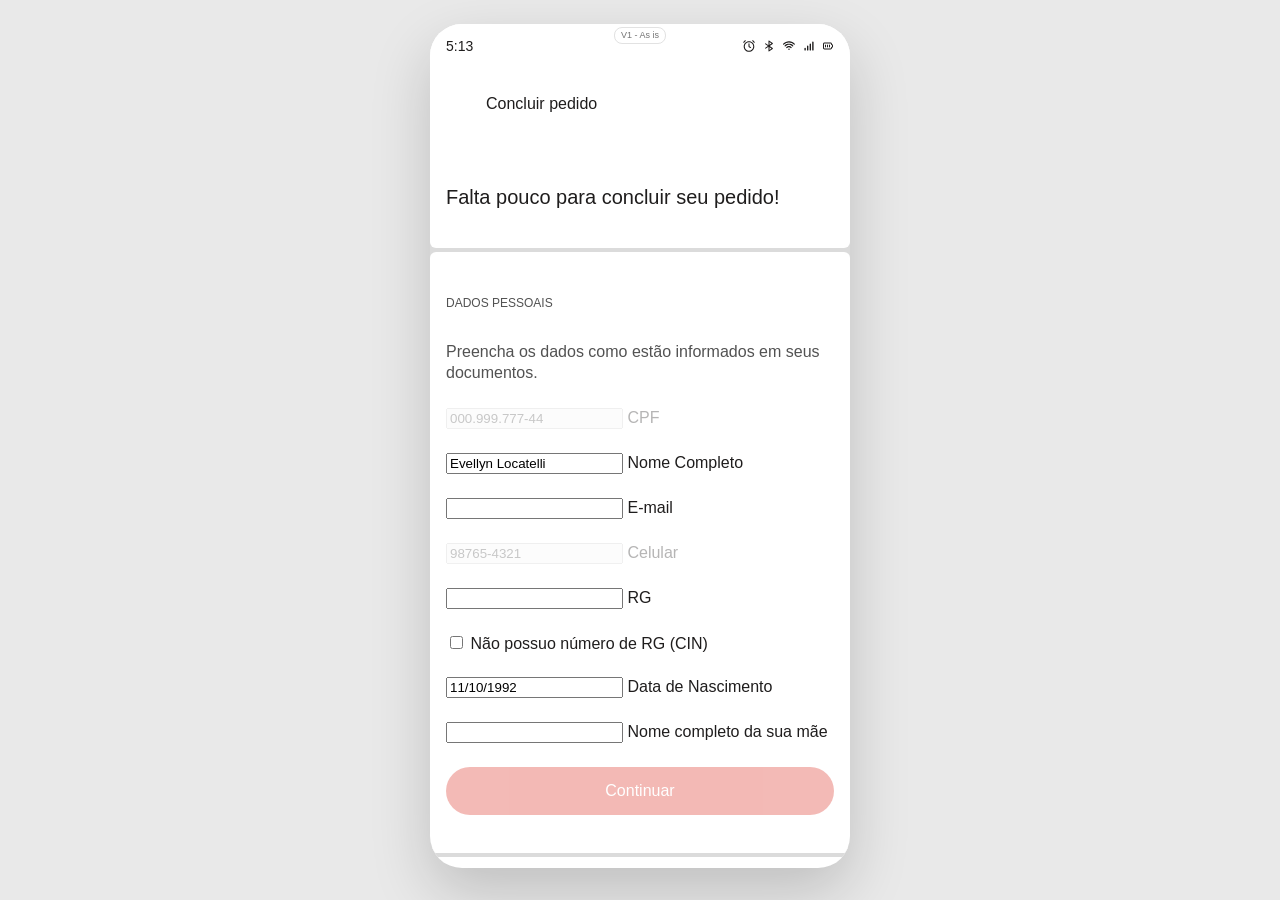
<file: checkout.html>
<!doctype html>
<html lang="pt-BR">
<head>
<meta charset="UTF-8">
<meta name="viewport" content="width=device-width, initial-scale=1.0">
<title>Concluir pedido · Simulador App</title>

<!-- Mondrian via CDN -->
<link rel="stylesheet" href="https://mondrian.claro.com.br/vanilla/reset.css">
<link rel="stylesheet" href="https://mondrian.claro.com.br/tokens/claro-tokens-3.0.0.custom-properties.css">
<link rel="stylesheet" href="https://mondrian.claro.com.br/vanilla/mondrian-vanilla-6.0.7.css">
<link rel="stylesheet" href="https://mondrian.claro.com.br/icons/mondrian-icons-latest.css">

<style>
  /* ===== Tokens ===== */
  :root{
    --ink:#1f1d1d;
    --gray-dark:#525252;
    --gray-line:#dbdbdb;
    --red:#da291c;
    --white:#ffffff;
    --bg-canvas:#e9e9e9;
    --green-bg:#ddf9ed;
    --bg-light:#f8f8f8;
    --green-text:#006b4f;
    --warn-bg:#fffaad;
    --warn-text:#b84d01;
    --radius-xs:4px;
    --radius-sm:12px;
    --radius-pill:500px;
  }
  *{box-sizing:border-box;}
  [hidden]{display:none !important;}
  html,body{margin:0;padding:0;}
  body{
    font-family:'Roboto', sans-serif;
    background:var(--bg-canvas);
    color:var(--ink);
    -webkit-font-smoothing:antialiased;
  }
  a{color:inherit;text-decoration:none;}
  button{font-family:inherit;cursor:pointer;border:none;background:none;padding:0;}

  /* ===== Moldura do app (simula viewport mobile) — mesmo padrão de ofertas-fibra.html ===== */
  .app-frame{
    width:100%;
    max-width:420px;
    height:100vh;
    margin:0 auto;
    background:var(--white);
    position:relative;
    overflow:hidden;
    display:flex;
    flex-direction:column;
  }
  @media (min-width:421px) and (hover:hover) and (pointer:fine){
    body{display:flex;justify-content:center;padding:24px 0;}
    .app-frame{
      height:844px;
      border-radius:32px;
      box-shadow:0 24px 60px rgba(0,0,0,0.18);
    }
  }

  /* ===== Celular de verdade (toque): sem moldura, a tela ocupa o aparelho =====
     A moldura de 420px com cantos e sombra só existe para simular um celular
     no desktop (mouse). Em dispositivo touch o layout se adapta à tela, sem
     moldura e sem a barra de status falsa (o aparelho já tem a dele). */
  @media (hover:none), (pointer:coarse){
    body{display:block;padding:0;}
    .app-frame{
      max-width:none;
      width:100%;
      margin:0;
      border-radius:0;
      box-shadow:none;
      height:100vh;
      height:100dvh;
    }
    .status-bar{display:none !important;}
  }

  /* ===== Status bar (mock do SO) ===== */
  .status-bar{
    height:44px;
    padding:0 16px;
    display:flex;
    align-items:center;
    justify-content:space-between;
    background:var(--white);
    flex-shrink:0;
  }
  .status-bar .time{
    font-family:'AMX',sans-serif;
    font-weight:500;
    font-size:14px;
    color:var(--ink);
  }
  .status-bar .icons{display:flex;align-items:center;gap:6px;}
  .status-bar .icons img{display:block;height:14px;width:auto;}
  .status-bar .icons img.battery{height:12px;}

  /* ===== Área rolável (app bar fica grudada no topo dela) ===== */
  .scroll-area{
    flex:1;
    min-height:0;
    overflow-y:auto;
    /* Fallback estático (o JS no fim do arquivo mede a altura real do
       .button-wrapper e substitui esse valor — ver ajustarEspacoRodape()).
       176px é a altura medida com os 2 botões; deixando uma folga aqui. */
    padding-bottom:0;
  }

  .app-bar{
    position:sticky;
    top:0;
    z-index:5;
    background:var(--white);
    display:flex;
    align-items:center;
    gap:16px;
    padding:24px 16px;
  }
  .app-bar .back-btn{
    display:flex;
    align-items:center;
    justify-content:center;
    width:24px;
    height:24px;
    color:var(--ink);
    flex-shrink:0;
  }
  .app-bar h1{
    margin:0;
    font-family:'AMX',sans-serif;
    font-weight:500;
    font-size:16px;
    line-height:1.3;
    color:var(--ink);
    overflow:hidden;
    text-overflow:ellipsis;
    white-space:nowrap;
  }

  /* ===== Divider Section — separador entre blocos =====
     Estrutura real do Figma: duas peças brancas de 6px com 4px de GAP entre
     elas (não coladas) — é esse gap que deixa o fundo cinza do container
     visível como uma linha sólida de ~4px; a versão anterior (::before/::after
     encostados, sem gap) cobria o cinza por completo e a linha sumia. */
  .divider-section{
    height:16px;
    background:var(--gray-line);
    display:flex;
    flex-direction:column;
    gap:4px;
    flex-shrink:0;
  }
  .divider-section .piece{
    height:6px;
    background:var(--white);
  }
  .divider-section .piece--top{border-radius:0 0 var(--radius-sm) var(--radius-sm);}
  .divider-section .piece--bottom{border-radius:var(--radius-sm) var(--radius-sm) 0 0;}

  /* ===== Toast simples (ações ainda sem tela final) ===== */
  .toast{
    position:absolute;
    left:16px;
    right:16px;
    bottom:100px;
    background:var(--ink);
    color:var(--white);
    font-family:'Roboto',sans-serif;
    font-size:14px;
    text-align:center;
    padding:12px 16px;
    border-radius:var(--radius-sm);
    z-index:30;
    opacity:0;
    transform:translateY(8px);
    transition:opacity 0.2s, transform 0.2s;
    pointer-events:none;
  }
  .toast.is-visible{opacity:1;transform:translateY(0);}


  .app-bar .close-btn{display:flex;align-items:center;justify-content:center;width:24px;height:24px;color:var(--ink);flex-shrink:0;}
  .app-bar{justify-content:space-between;}
  .app-bar .title{flex:1;min-width:0;display:flex;align-items:center;gap:16px;}
  .app-bar h1{flex:1;min-width:0;}

  .hero{padding:32px 16px;display:flex;flex-direction:column;gap:12px;}
  .hero i{color:var(--red);}
  .hero h2{margin:0;font-family:'AMX',sans-serif;font-weight:500;font-size:20px;line-height:1.3;}

  /* ===== Etapas (one page) ===== */
  .step{padding:32px 0;}
  .step-head{display:flex;align-items:center;gap:8px;min-height:28px;padding:0 16px;}
  .step-head .name{flex:1;margin:0;font-weight:500;font-size:12px;line-height:1.3;color:var(--gray-dark);text-transform:uppercase;}
  .step.is-locked .name{color:var(--gray-line);}
  .step-body{padding:24px 16px 0;display:flex;flex-direction:column;gap:24px;}
  .step.is-done .step-body{padding-bottom:0;}
  .step-done-badge{width:28px;height:28px;border-radius:var(--radius-pill);background:var(--green-bg);color:var(--green-text);display:flex;align-items:center;justify-content:center;flex-shrink:0;}
  .step-done-badge i{font-size:24px;}
  .intro{margin:0;font-size:16px;line-height:1.3;color:var(--gray-dark);}

  /* Inputs Mondrian */
  .mdn-Input{width:100%;position:relative;}
  .mdn-Input.is-readonly{opacity:.32;pointer-events:none;}
  .mdn-Input .ok-icon{position:absolute;right:17px;top:11px;color:var(--green-text);pointer-events:none;display:none;}
  .mdn-Input.is-valid .ok-icon{display:block;}
  .field-error{margin:4px 0 0;font-size:12px;line-height:1.3;color:var(--red);}
  .checkbox-row{display:flex;align-items:center;}

  .btn-primary{
    width:100%;height:48px;border-radius:var(--radius-pill);background:var(--red);color:var(--white);
    display:flex;align-items:center;justify-content:center;
    font-weight:500;font-size:16px;transition:filter .2s cubic-bezier(0.2,0,0,1), opacity .2s;
  }
  .btn-primary:disabled{opacity:.32;cursor:not-allowed;}
  @media (hover:hover){.btn-primary:not(:disabled):hover{filter:brightness(0.9);}}
  .btn-primary:not(:disabled):active{transform:scale(0.99);}

  /* Resumo editável da etapa concluída */
  .summary{background:var(--bg-light);border-radius:var(--radius-sm);padding:24px;display:flex;gap:24px;align-items:flex-start;}
  .summary .tx{flex:1;min-width:0;display:flex;flex-direction:column;gap:8px;font-size:16px;line-height:1.3;}
  .summary .tx .n{margin:0;font-weight:500;color:var(--ink);}
  .summary .tx .l{color:var(--gray-dark);}
  .summary .tx .l p{margin:0;overflow-wrap:anywhere;}
  .summary .edit{flex-shrink:0;color:var(--ink);display:flex;}

  /* V2: resumo de cada etapa com rótulo em negrito em cada dado (margens de 16px do Figma) */
  .step.com-labels .step-head{padding:0 16px;}
  #stepDados.com-labels .step-body{padding-left:16px;padding-right:16px;}
  .step.com-labels .summary{padding:16px;gap:16px;}
  .step.com-labels .summary .tx{padding:4px;gap:8px;}
  .step.com-labels .summary .tx .l{display:flex;flex-direction:column;gap:8px;}
  .summary .tx .l .item .vl.multi{white-space:pre-line;overflow-wrap:anywhere;}
  .summary .tx .l .item p{margin:0;font-size:16px;line-height:1.3;color:var(--gray-dark);}
  .summary .tx .l .item .lb{font-weight:700;}
  .summary .tx .l .item .vl{font-weight:400;}
  .toast{bottom:32px;}

  /* ===== Etapa: confirme seu endereço ===== */
  #stepEndereco.is-active{padding-bottom:0;}
  .end-body{margin-top:24px;}
  .end-row{padding:32px 16px;display:flex;flex-direction:column;gap:16px;}
  .end-row .linha{margin:0;font-weight:500;font-size:16px;line-height:1.3;color:var(--ink);overflow-wrap:anywhere;}
  .end-row .ref{margin:0;font-size:12px;line-height:1.3;color:var(--gray-dark);}
  .divider{height:1px;background:var(--gray-line);}
  .end-actions{padding:32px 16px;}

  /* ===== Bottom sheet "Confirmar endereço" ===== */
  .sheet-backdrop{
    position:absolute;inset:0;z-index:40;background:rgba(31,29,29,0.48);
    opacity:0;visibility:hidden;transition:opacity .3s ease, visibility 0s linear .3s;
  }
  .sheet-backdrop.is-open{opacity:1;visibility:visible;transition:opacity .3s ease, visibility 0s;}
  .sheet{
    position:absolute;left:0;right:0;bottom:0;z-index:41;background:var(--white);
    border-radius:var(--radius-sm) var(--radius-sm) 0 0;padding:32px 16px;
    display:flex;flex-direction:column;align-items:center;
    transform:translateY(100%);visibility:hidden;
    transition:transform .35s cubic-bezier(0.05,0.7,0.1,1), visibility 0s linear .35s;
  }
  .sheet.is-open{transform:translateY(0);visibility:visible;transition:transform .35s cubic-bezier(0.05,0.7,0.1,1), visibility 0s;}
  .sheet .bar{width:28px;height:3px;border-radius:100px;background:var(--ink);margin-bottom:7px;}
  .sheet .content{width:100%;display:flex;flex-direction:column;gap:24px;}
  .sheet .alert{padding-top:8px;color:var(--red);display:flex;}
  .sheet .alert i{font-size:32px;}
  .sheet h3{margin:0;font-family:'AMX',sans-serif;font-weight:700;font-size:28px;line-height:1.3;}
  .sheet .txt{font-size:16px;line-height:1.3;color:var(--gray-dark);}
  .sheet .txt p{margin:0;}
  .sheet .txt p + p{margin-top:16px;}
  .sheet .txt b{font-weight:700;overflow-wrap:anywhere;}
  .sheet .btns{display:flex;flex-direction:column;gap:16px;}
  .btn-sm{height:40px;padding:8px 24px;border-radius:var(--radius-pill);width:100%;display:flex;align-items:center;justify-content:center;font-weight:500;font-size:16px;line-height:1.3;transition:filter .2s cubic-bezier(0.2,0,0,1);}
  .btn-sm.primary{background:var(--red);color:var(--white);}
  .btn-sm.secondary{border:1px solid var(--red);color:var(--red);background:var(--white);}
  @media (hover:hover){.btn-sm.primary:hover{filter:brightness(0.9);}.btn-sm.secondary:hover{background:#fff5f4;}}

  /* Etapa endereço confirmada: card resumo (igual ao dos dados pessoais) */
  .end-card{padding:0 16px;}
  .summary .tx .rf{margin:0;font-size:12px;line-height:1.3;color:var(--gray-dark);}
  #stepEndereco.is-done{padding:24px 0;}

  /* ===== Etapa: agende sua instalação ===== */
  .inst-body{margin-top:24px;display:flex;flex-direction:column;}
  .inst-body .intro{padding:0 16px 8px;}
  .periodo{display:flex;align-items:flex-start;gap:16px;padding:32px 16px;cursor:pointer;}
  .periodo .infos{flex:1;min-width:0;display:flex;flex-direction:column;gap:3px;}
  .periodo .nome{margin:0;font-weight:500;font-size:16px;line-height:1.3;color:var(--ink);}
  .periodo .hora{margin:0;font-size:16px;line-height:1.3;color:var(--gray-dark);}
  .periodo .mdn-Radio{flex-shrink:0;}
  .datas-sec{padding:32px 16px;display:flex;flex-direction:column;gap:24px;}
  .datas-sec .lbl{margin:0;font-weight:500;font-size:16px;line-height:1.3;color:var(--ink);}
  .datas{display:flex;gap:8px;margin:0 -16px;padding:0 16px;overflow-x:auto;scrollbar-width:none;cursor:grab;-webkit-overflow-scrolling:touch;}
  .datas::-webkit-scrollbar{display:none;}
  .datas.is-dragging{cursor:grabbing;user-select:none;}
  .data-card{
    flex:0 0 88px;height:100px;border:1px solid var(--gray-line);border-radius:8px;background:var(--white);
    padding:24px 16px;display:flex;flex-direction:column;align-items:center;justify-content:center;
    font-weight:500;font-size:20px;line-height:1.3;color:var(--ink);text-align:center;
    transition:background .15s, border-color .15s, color .15s;
  }
  .data-card.is-selected{background:var(--red);border-color:var(--red);color:var(--white);}
  .inst-resumo .summary .tx .n{font-size:16px;}
  #stepInstalacao.is-done{padding:32px 0;}
  #stepInstalacao.m16:not(.is-done) .step-head{padding:0 16px;}

  /* ===== Etapa: formas de pagamento ===== */
  .pag-body{margin-top:24px;}
  .forma{padding:32px 16px;display:flex;flex-direction:column;gap:16px;cursor:pointer;}
  .forma .main{display:flex;align-items:flex-start;gap:16px;}
  .forma .main > i{font-size:24px;color:var(--ink);flex-shrink:0;}
  .forma .infos{flex:1;min-width:0;display:flex;flex-direction:column;gap:4px;}
  .forma .nome{margin:0;font-weight:500;font-size:16px;line-height:1.3;color:var(--ink);}
  .forma .desc{margin:0;font-size:12px;line-height:1.3;color:var(--gray-dark);white-space:nowrap;overflow:hidden;text-overflow:ellipsis;}
  .forma .mdn-Radio{flex-shrink:0;}
  .debito-campos{display:flex;flex-direction:column;gap:16px;cursor:default;}
  .debito-campos .link{align-self:flex-start;font-weight:500;font-size:16px;line-height:1.3;color:#005c66;text-decoration:underline;text-align:left;}
  /* Seletor de banco: nome longo é cortado com "..." e nunca quebra linha */
  .mdn-Input select.mdn-Input-field{white-space:nowrap;overflow:hidden;text-overflow:ellipsis;padding-right:48px;}
  .band{height:16px;background:var(--gray-line);display:flex;flex-direction:column;gap:4px;flex-shrink:0;}
  .band .piece{height:6px;background:var(--white);}
  .band .piece--top{border-radius:0 0 var(--radius-sm) var(--radius-sm);}
  .band .piece--bottom{border-radius:var(--radius-sm) var(--radius-sm) 0 0;}
  .pag-sec{padding:32px 16px;display:flex;flex-direction:column;gap:24px;}
  .pag-sec .lbl{margin:0;font-weight:500;font-size:16px;line-height:1.3;color:var(--ink);}
  .opcao{display:flex;align-items:center;gap:16px;padding:32px 16px;cursor:pointer;margin:0 -16px;}
  .opcao .ic{width:32px;height:32px;flex-shrink:0;border-radius:var(--radius-pill);background:var(--bg-light);display:flex;align-items:center;justify-content:center;color:var(--ink);}
  .opcao .ic i{font-size:16px;}
  .opcao .infos{flex:1;min-width:0;display:flex;flex-direction:column;gap:4px;}
  .opcao .nome{margin:0;font-weight:500;font-size:16px;line-height:1.3;color:var(--ink);}
  .opcao .desc{margin:0;font-size:12px;line-height:1.3;color:var(--gray-dark);}
  .opcao .desc b{font-weight:700;}
  .opcao .mdn-Radio{flex-shrink:0;}
  .venc{display:flex;gap:12px;margin:0 -16px;padding:0 16px;overflow-x:auto;scrollbar-width:none;cursor:grab;}
  .venc::-webkit-scrollbar{display:none;}
  .venc.is-dragging{cursor:grabbing;user-select:none;}
  .venc-card{
    flex:0 0 76px;border:1px solid var(--gray-line);border-radius:var(--radius-xs);background:var(--white);
    padding:16px;display:flex;flex-direction:column;gap:4px;align-items:center;text-align:center;color:var(--ink);
    transition:background .15s, border-color .15s, color .15s;
  }
  .venc-card .d{font-size:12px;line-height:1.3;color:var(--gray-dark);}
  .venc-card .n{font-weight:700;font-size:20px;line-height:1.3;}
  .venc-card.is-selected{background:var(--red);border-color:var(--red);}
  .venc-card.is-selected .d,.venc-card.is-selected .n{color:var(--white);}
  .pag-cta{padding:32px 16px;}


  /* ===== Teste 5: "Ver mais datas" ===== */
  .mais-datas .data-card{flex:0 0 76px;}
  .ver-mais-datas{flex:0 0 auto;align-self:center;display:flex;align-items:center;gap:4px;padding:0 16px 0 8px;font-size:16px;line-height:1.3;color:var(--ink);white-space:nowrap;}
  .ver-mais-datas i{font-size:16px;}
  .datas-grid{display:flex;flex-wrap:wrap;gap:8px;padding:16px;}
  .datas-grid .data-card{flex:0 0 76px;}
  .datas-rodape{flex-shrink:0;padding:24px 16px 32px;background:var(--white);}

  /* ===== Teste 4: bloco de fidelidade no pagamento + rodapé fixo com o total ===== */
  .fid-bloco{padding:32px 0 0;display:flex;flex-direction:column;gap:24px;background:var(--white);}
  .fid-bloco .tit{margin:0;padding:0 16px;font-weight:500;font-size:12px;line-height:1.3;color:var(--gray-dark);text-transform:uppercase;}
  .fid-linha{display:flex;align-items:center;gap:16px;padding:32px 16px;}
  .fid-linha .ic{font-size:24px;flex-shrink:0;color:var(--green-text);}
  .fid-linha .nome{flex:1;min-width:0;margin:0;font-weight:500;font-size:16px;line-height:1.3;color:var(--green-text);}
  .fid-bloco.is-off .fid-linha .ic,.fid-bloco.is-off .fid-linha .nome{color:#b84d01;}
  .fid-switch{position:relative;width:44px;height:24px;flex-shrink:0;border-radius:var(--radius-pill);background:#005c66;transition:background .2s;}
  .fid-switch::after{content:"";position:absolute;top:4px;left:24px;width:16px;height:16px;border-radius:8px;background:var(--white);transition:left .2s cubic-bezier(0.2,0,0,1);}
  .fid-switch[aria-checked="false"]{background:var(--gray-line);}
  .fid-switch[aria-checked="false"]::after{left:4px;}
  .fid-itens{list-style:none;margin:0;padding:32px 16px;display:flex;flex-direction:column;gap:16px;}
  .fid-itens li{display:flex;align-items:center;gap:12px;font-size:12px;line-height:1.3;color:var(--gray-dark);}
  .fid-itens li i{font-size:24px;flex-shrink:0;}
  .fid-itens li i.f-ok{color:var(--green-text);}
  .fid-itens li i.f-atencao{color:#b84d01;}
  .fid-itens li i.f-nao{color:var(--red);}
  /* Total + Continuar: fazem parte da etapa de pagamento (vêm logo depois da fidelidade), não ficam fixos na tela */
  .total-fid{background:var(--white);padding:24px 16px 40px;display:flex;flex-direction:column;gap:25px;}
  .total-fid .linha{display:flex;align-items:flex-start;gap:4px;font-family:'AMX',sans-serif;font-weight:500;font-size:16px;line-height:1.3;color:var(--ink);}
  .total-fid .k{flex:1;min-width:0;}
  .total-fid .pv{display:flex;flex-direction:column;align-items:flex-end;text-align:right;gap:4px;}
  .total-fid .sub{display:block;font-family:'Roboto',sans-serif;font-weight:400;font-size:12px;line-height:1.3;color:var(--gray-dark);}
  .total-fid .sub b{font-weight:500;color:var(--ink);}
  .total-fid .btn-primary{width:100%;}

  /* ===== Modal "Não encontrou seu banco?" (tela cheia, sobe de baixo) ===== */
  .full-modal{
    position:absolute;inset:0;z-index:45;background:var(--white);display:flex;flex-direction:column;
    transform:translateY(100%);visibility:hidden;
    transition:transform .35s cubic-bezier(0.05,0.7,0.1,1), visibility 0s linear .35s;
  }
  .full-modal.is-open{transform:translateY(0);visibility:visible;transition:transform .35s cubic-bezier(0.05,0.7,0.1,1), visibility 0s;}
  .full-modal .app-bar{position:static;}
  .full-modal .body{flex:1;min-height:0;overflow-y:auto;}
  .full-modal .conteudo{padding:32px 16px;display:flex;flex-direction:column;gap:24px;}
  .full-modal .alert{padding-top:8px;color:var(--red);display:flex;}
  .full-modal .alert i{font-size:24px;}
  .full-modal h2{margin:0;font-family:'AMX',sans-serif;font-weight:700;font-size:28px;line-height:1.3;}
  .full-modal .txt p{margin:0 0 16px;font-size:16px;line-height:1.3;color:var(--gray-dark);}
  .full-modal .txt p.passo{font-weight:700;margin-bottom:16px;}
  .full-modal .txt b{font-weight:700;}

  /* ===== Pagamento concluído: cards resumo ===== */
  #stepPagamento.is-done{padding:32px 0;}
  .pag-resumo{margin-top:24px;padding:0 16px;display:flex;flex-direction:column;gap:24px;}
  .summary .tx .sub{margin:0;font-size:16px;line-height:1.3;color:var(--gray-dark);overflow-wrap:anywhere;}
  .summary .tx .nota{margin:0;font-weight:500;font-size:12px;line-height:1.3;color:var(--ink);}
  .faturas{display:flex;flex-direction:column;gap:8px;}
  .faturas .t{margin:0;font-weight:500;font-size:16px;line-height:1.3;color:var(--ink);}
  .faturas .d{margin:0;font-size:16px;line-height:1.3;color:var(--gray-dark);}
  .faturas .lin{display:flex;justify-content:space-between;gap:16px;font-size:16px;line-height:1.5;white-space:nowrap;}
  .faturas .lin span:first-child{color:var(--gray-dark);}
  .faturas .lin span:last-child{color:var(--ink);text-align:right;}
  .faturas .rodape{margin:0;font-size:12px;line-height:1.5;color:var(--gray-dark);}
  .aviso{background:var(--warn-bg);border:1px solid var(--warn-text);border-radius:var(--radius-sm);padding:16px;display:flex;gap:8px;align-items:flex-start;color:var(--warn-text);}
  .aviso i{font-size:16px;flex-shrink:0;margin-top:2px;}
  .aviso p{margin:0;font-size:16px;line-height:1.3;}
  .aviso p:first-child{font-weight:500;}

  /* ===== Termos + Finalizar pedido ===== */
  .termos{padding:32px 16px;display:flex;flex-direction:column;gap:24px;}
  .termos .mdn-Checkbox-text{font-size:16px;line-height:1.3;color:var(--ink);}
  .termos .termo-link{color:#005c66;}
  .termos .termo-link b{font-weight:500;text-decoration:underline;}
  .btn-sale{
    width:100%;padding:16px 32px;border-radius:var(--radius-pill);background:#ffc722;
    font-weight:500;font-size:16px;line-height:1;color:var(--ink);text-align:center;
    transition:filter .2s cubic-bezier(0.2,0,0,1), opacity .2s;
  }
  .btn-sale:disabled{opacity:.32;cursor:not-allowed;}
  @media (hover:hover){.btn-sale:not(:disabled):hover{filter:brightness(0.95);}}
  .btn-sale:not(:disabled):active{transform:scale(0.99);}
</style>
</head>
<body>

<div class="app-frame">
  <div class="status-bar">
    <span class="time">5:13</span>
    <div class="icons">
      <img src="assets/statusbar/alarm.svg" alt="">
      <img src="assets/statusbar/bluetooth.svg" alt="">
      <img src="assets/statusbar/wifi.svg" alt="">
      <img src="assets/statusbar/signal.svg" alt="">
      <img class="battery" src="assets/statusbar/battery.svg" alt="">
    </div>
  </div>

  <div class="scroll-area" id="scrollArea">
    <div class="app-bar">
      <div class="title">
        <button type="button" class="back-btn" id="backBtn" aria-label="Voltar">
          <span class="mdn-Icon-seta-esquerda mdn-Icon--md" aria-hidden="true"></span>
        </button>
        <h1>Concluir pedido</h1>
      </div>
      <button type="button" class="close-btn" id="closeBtn" aria-label="Fechar">
        <span class="mdn-Icon-fechar mdn-Icon--md" aria-hidden="true"></span>
      </button>
    </div>

    <div class="hero">
      <i class="mdn-Icon-claro mdn-Icon--md" aria-hidden="true"></i>
      <h2>Falta pouco para concluir seu pedido!</h2>
    </div>

    <div class="divider-section"><div class="piece piece--top"></div><div class="piece piece--bottom"></div></div>

    <!-- ETAPA 1: dados pessoais -->
    <section class="step" id="stepDados">
      <div class="step-head">
        <p class="name">Dados pessoais</p>
        <span class="step-done-badge" id="dadosBadge" hidden><i class="mdn-Icon-check-circulo" aria-hidden="true"></i></span>
      </div>

      <form class="step-body" id="dadosForm" novalidate autocomplete="off">
        <p class="intro">Preencha os dados como estão informados em seus documentos.</p>

        <div class="mdn-Input is-readonly">
          <input class="mdn-Input-field" id="cpf" type="text" value="" disabled>
          <label for="cpf" class="mdn-Input-label">CPF</label>
        </div>

        <div>
          <div class="mdn-Input" data-field="nome">
            <input class="mdn-Input-field" id="nome" type="text" value="" autocomplete="off">
            <label for="nome" class="mdn-Input-label">Nome Completo</label>
            <span class="ok-icon mdn-Icon-check mdn-Icon--md" aria-hidden="true"></span>
          </div>
          <p class="field-error" data-error="nome" hidden></p>
        </div>

        <div>
          <div class="mdn-Input" data-field="email">
            <input class="mdn-Input-field" id="email" type="email" value="" inputmode="email" autocomplete="off">
            <label for="email" class="mdn-Input-label">E-mail</label>
          </div>
          <p class="field-error" data-error="email" hidden></p>
        </div>

        <div class="mdn-Input is-readonly">
          <input class="mdn-Input-field" id="celular" type="text" value="" disabled>
          <label for="celular" class="mdn-Input-label">Celular</label>
        </div>

        <div id="blocoRg">
          <div class="mdn-Input" data-field="rg">
            <input class="mdn-Input-field" id="rg" type="text" value="" autocomplete="off">
            <label for="rg" class="mdn-Input-label">RG</label>
          </div>
          <p class="field-error" data-error="rg" hidden></p>
        </div>

        <div class="checkbox-row" id="blocoSemRg">
          <div tabindex="0" aria-label="checkbox" class="mdn-Checkbox mdn-Checkbox--default" id="semRgCheckbox">
            <input class="mdn-Checkbox-input" type="checkbox">
            <label class="mdn-Checkbox-label"></label>
            <label class="mdn-Checkbox-text">Não possuo número de RG (CIN)</label>
          </div>
        </div>

        <div>
          <div class="mdn-Input" data-field="nascimento">
            <input class="mdn-Input-field" id="nascimento" type="text" value="" inputmode="numeric" maxlength="10" autocomplete="off">
            <label for="nascimento" class="mdn-Input-label">Data de Nascimento</label>
            <span class="ok-icon mdn-Icon-check mdn-Icon--md" aria-hidden="true"></span>
          </div>
          <p class="field-error" data-error="nascimento" hidden></p>
        </div>

        <div id="blocoMae">
          <div class="mdn-Input" data-field="mae">
            <input class="mdn-Input-field" id="mae" type="text" value="" autocomplete="off">
            <label for="mae" class="mdn-Input-label">Nome completo da sua mãe</label>
          </div>
          <p class="field-error" data-error="mae" hidden></p>
        </div>

        <button type="submit" class="btn-primary" id="dadosContinuar" disabled>Continuar</button>
      </form>

      <div class="step-body" id="dadosResumo" hidden>
        <div class="summary">
          <div class="tx">
            <p class="n" id="sNome"></p>
            <div class="l" id="sLinhas"></div>
          </div>
          <button type="button" class="edit" id="dadosEditar" aria-label="Editar dados pessoais">
            <i class="mdn-Icon-lapis mdn-Icon--md" aria-hidden="true"></i>
          </button>
        </div>
      </div>
    </section>

    <div class="divider-section"><div class="piece piece--top"></div><div class="piece piece--bottom"></div></div>
    <section class="step is-locked" id="stepEndereco">
      <div class="step-head">
        <p class="name">Confirme seu endereço</p>
        <span class="step-done-badge" id="endBadge" hidden><i class="mdn-Icon-check-circulo" aria-hidden="true"></i></span>
      </div>
      <div class="end-body" id="endBody" hidden>
        <div class="end-row">
          <p class="linha" id="endLinha"></p>
          <p class="ref" id="endRef" hidden></p>
          <p class="ref" id="endComp" hidden></p>
        </div>
        <div class="end-card" id="endResumo" hidden>
          <div class="summary">
            <div class="tx">
              <p class="n" id="endResLinha"></p>
              <p class="rf" id="endResRef" hidden></p>
              <p class="rf" id="endResComp" hidden></p>
              <div class="l" id="endResItens" hidden></div>
            </div>
            <button type="button" class="edit" id="endEditar" aria-label="Editar endereço">
              <i class="mdn-Icon-lapis mdn-Icon--md" aria-hidden="true"></i>
            </button>
          </div>
        </div>
        <div id="endAcao">
          <div class="divider"></div>
          <div class="end-actions"><button type="button" class="btn-primary" id="endContinuar">Continuar</button></div>
        </div>
      </div>
    </section>

    <div class="divider-section"><div class="piece piece--top"></div><div class="piece piece--bottom"></div></div>
    <section class="step is-locked" id="stepInstalacao">
      <div class="step-head">
        <p class="name">Agende sua instalação</p>
        <span class="step-done-badge" id="instBadge" hidden><i class="mdn-Icon-check-circulo" aria-hidden="true"></i></span>
      </div>
      <div class="inst-body" id="instBody" hidden>
        <p class="intro">Escolha o período e a data da visita técnica para instalação:</p>
        <div id="periodos"></div>
        <div class="divider"></div>
        <div class="datas-sec">
          <p class="lbl">Escolha uma data de instalação</p>
          <div class="datas" id="datas" role="radiogroup" aria-label="Datas disponíveis"></div>
          <button type="button" class="btn-primary" id="instContinuar" disabled>Continuar</button>
        </div>
      </div>
      <div class="end-card" id="instResumo" hidden style="margin-top:24px">
        <div class="summary">
          <div class="tx">
            <p class="n" id="instResPeriodo"></p>
            <div class="l" id="instResData"></div>
            <div class="l" id="instResItens" hidden></div>
          </div>
          <button type="button" class="edit" id="instEditar" aria-label="Editar agendamento">
            <i class="mdn-Icon-lapis mdn-Icon--md" aria-hidden="true"></i>
          </button>
        </div>
      </div>
    </section>

    <div class="divider-section"><div class="piece piece--top"></div><div class="piece piece--bottom"></div></div>
    <section class="step is-locked" id="stepPagamento">
      <div class="step-head">
        <p class="name">Formas de pagamento</p>
        <span class="step-done-badge" id="pagBadge" hidden><i class="mdn-Icon-check-circulo" aria-hidden="true"></i></span>
      </div>
      <div class="pag-resumo" id="pagResumo" hidden></div>
      <div class="pag-body" id="pagBody" hidden>

        <div class="forma" id="formaDebito" data-forma="debito">
          <div class="main">
            <i class="mdn-Icon-carteira mdn-Icon--md" aria-hidden="true"></i>
            <div class="infos"><p class="nome">Débito em conta</p><p class="desc desc-forma">Sem desconto nesta forma de pagamento</p></div>
            <div tabindex="0" class="mdn-Radio mdn-Radio--default" aria-label="Selecionar débito em conta">
              <input type="radio" class="mdn-Radio-input" name="forma" role="radio" value="debito">
              <label class="mdn-Radio-label"></label>
            </div>
          </div>
          <div class="debito-campos" id="debitoCampos" hidden>
            <div class="mdn-Input">
              <select id="banco" class="mdn-Input-field" data-mdn-type="select" style="background-image:none">
                <option value="" selected hidden></option>
              </select>
              <span class="mdn-Icon-baixo mdn-Icon--md mdn-Input-select-arrow" aria-hidden="true"></span>
              <label for="banco" class="mdn-Input-label">Banco</label>
            </div>
            <div class="mdn-Input">
              <input class="mdn-Input-field" id="agencia" type="text" inputmode="numeric" maxlength="5" autocomplete="off">
              <label for="agencia" class="mdn-Input-label">Agência (sem dígito)</label>
            </div>
            <div class="mdn-Input">
              <input class="mdn-Input-field" id="conta" type="text" inputmode="numeric" maxlength="12" autocomplete="off">
              <label for="conta" class="mdn-Input-label">Conta corrente (sem dígito)</label>
            </div>
            <div class="mdn-Input">
              <input class="mdn-Input-field" id="digito" type="text" maxlength="2" autocomplete="off">
              <label for="digito" class="mdn-Input-label">Dígito</label>
            </div>
            <button type="button" class="link" id="bancoNaoEncontrado">Não encontrou seu banco?</button>
          </div>
        </div>
        <div class="divider"></div>
        <div class="forma" id="formaBoleto" data-forma="boleto">
          <div class="main">
            <i class="mdn-Icon-codigo-de-barras mdn-Icon--md" aria-hidden="true"></i>
            <div class="infos"><p class="nome">Boleto</p><p class="desc desc-forma">Sem desconto nesta forma de pagamento</p></div>
            <div tabindex="0" class="mdn-Radio mdn-Radio--default" aria-label="Selecionar boleto">
              <input type="radio" class="mdn-Radio-input" name="forma" role="radio" value="boleto" checked>
              <label class="mdn-Radio-label"></label>
            </div>
          </div>
        </div>

        <div class="band"><div class="piece piece--top"></div><div class="piece piece--bottom"></div></div>

        <div class="pag-sec" style="padding-bottom:0">
          <p class="lbl">Como você quer receber sua fatura?</p>
          <div>
            <div class="opcao" data-fatura="email">
              <span class="ic"><i class="mdn-Icon-arroba" aria-hidden="true"></i></span>
              <div class="infos"><p class="nome">E-mail</p><p class="desc">Mais ecológico</p></div>
              <div tabindex="0" class="mdn-Radio mdn-Radio--default" aria-label="Receber por e-mail">
                <input type="radio" class="mdn-Radio-input" name="fatura" role="radio" value="email" checked>
                <label class="mdn-Radio-label"></label>
              </div>
            </div>
            <div class="divider" style="margin:0 -16px"></div>
            <div class="opcao" data-fatura="correios">
              <span class="ic"><i class="mdn-Icon-e-mail" aria-hidden="true"></i></span>
              <div class="infos"><p class="nome">Correios</p><p class="desc">Menos ecológico e <b>sem descontos nesta forma</b></p></div>
              <div tabindex="0" class="mdn-Radio mdn-Radio--default" aria-label="Receber pelos Correios">
                <input type="radio" class="mdn-Radio-input" name="fatura" role="radio" value="correios">
                <label class="mdn-Radio-label"></label>
              </div>
            </div>
          </div>
        </div>

        <div class="band"><div class="piece piece--top"></div><div class="piece piece--bottom"></div></div>

        <div class="pag-sec">
          <p class="lbl">Data de vencimento da fatura</p>
          <div class="venc" id="venc" role="radiogroup" aria-label="Dia de vencimento"></div>
        </div>
        <div class="band"><div class="piece piece--top"></div><div class="piece piece--bottom"></div></div>
        <div class="pag-cta"><button type="button" class="btn-primary" id="pagContinuar">Continuar</button></div>
      </div>
    </section>

    <div id="termosWrap" hidden>
      <div class="divider-section"><div class="piece piece--top"></div><div class="piece piece--bottom"></div></div>
      <section class="termos">
        <div tabindex="0" aria-label="checkbox" class="mdn-Checkbox mdn-Checkbox--default" id="termosCheckbox">
          <input class="mdn-Checkbox-input" type="checkbox">
          <label class="mdn-Checkbox-label"></label>
          <label class="mdn-Checkbox-text">Declaro que li e estou de acordo com o termo de adesão contido em <span class="termo-link" id="termoLink">(<b>Termo de condições</b>)</span>.</label>
        </div>
        <button type="button" class="btn-sale" id="finalizarBtn" disabled>Finalizar pedido</button>
      </section>
    </div>
  </div>

  <div class="full-modal" id="bancoModal" aria-hidden="true">
    <div class="status-bar">
      <span class="time">5:13</span>
      <div class="icons">
        <img src="assets/statusbar/alarm.svg" alt="">
        <img src="assets/statusbar/bluetooth.svg" alt="">
        <img src="assets/statusbar/wifi.svg" alt="">
        <img src="assets/statusbar/signal.svg" alt="">
        <img class="battery" src="assets/statusbar/battery.svg" alt="">
      </div>
    </div>
    <div class="app-bar">
      <div class="title">
        <button type="button" class="back-btn" id="bancoVoltar" aria-label="Voltar">
          <span class="mdn-Icon-seta-esquerda mdn-Icon--md" aria-hidden="true"></span>
        </button>
        <h1>Não encontrou seu banco?</h1>
      </div>
      <button type="button" class="close-btn" id="bancoFechar" aria-label="Fechar">
        <span class="mdn-Icon-fechar mdn-Icon--md" aria-hidden="true"></span>
      </button>
    </div>
    <div class="body">
      <div class="conteudo">
        <span class="alert"><i class="mdn-Icon-circulo-exclamacao" aria-hidden="true"></i></span>
        <h2>Atenção</h2>
        <div class="txt">
          <p>Para os bancos <b>C6, Inter, Nubank, Original, PicPay e PagSeguro,</b> o débito automático deve ser solicitado diretamente no aplicativo ou atendimento do seu banco.</p>
          <p>Siga os passos abaixo:</p>
          <p class="passo">1º passo</p>
          <p>Finalize seu pedido escolhendo a opção de boleto.</p>
          <p class="passo">2º passo</p>
          <p>Ative o débito automático pelo aplicativo ou no atendimento do seu banco.</p>
          <p class="passo">3º passo</p>
          <p>Após a ativação, o <b>desconto será aplicado automaticamente na sua fatura.</b></p>
        </div>
      </div>
    </div>
  </div>

  <div class="sheet-backdrop" id="sheetBackdrop"></div>
  <div class="sheet" id="sheet" role="dialog" aria-modal="true" aria-labelledby="sheetTitulo" aria-hidden="true">
    <div class="bar"></div>
    <div class="content">
      <span class="alert"><i class="mdn-Icon-circulo-exclamacao mdn-Icon--lg" aria-hidden="true"></i></span>
      <h3 id="sheetTitulo">Confirmar endereço</h3>
      <div class="txt">
        <p>O endereço de instalação está correto?</p>
        <p><b id="sheetLinha"></b></p>
        <p id="sheetRef" hidden></p>
      </div>
      <div class="btns">
        <button type="button" class="btn-sm primary" id="sheetSim">Sim</button>
        <button type="button" class="btn-sm secondary" id="sheetAlterar">Alterar endereço</button>
      </div>
    </div>
  </div>

  <div class="full-modal" id="datasModal" aria-hidden="true">
    <div class="status-bar">
      <span class="time">5:13</span>
      <div class="icons">
        <img src="assets/statusbar/alarm.svg" alt="">
        <img src="assets/statusbar/bluetooth.svg" alt="">
        <img src="assets/statusbar/wifi.svg" alt="">
        <img src="assets/statusbar/signal.svg" alt="">
        <img class="battery" src="assets/statusbar/battery.svg" alt="">
      </div>
    </div>
    <div class="app-bar">
      <div class="title">
        <button type="button" class="back-btn" id="datasVoltar" aria-label="Voltar">
          <span class="mdn-Icon-seta-esquerda mdn-Icon--md" aria-hidden="true"></span>
        </button>
        <h1>Agende sua instalação</h1>
      </div>
    </div>
    <div class="body"><div class="datas-grid" id="datasGrid" role="radiogroup" aria-label="Datas disponíveis"></div></div>
    <div class="datas-rodape"><button type="button" class="btn-primary" id="datasContinuar" disabled>Continuar</button></div>
  </div>
  <div class="total-fid" id="totalFid" hidden>
    <div class="linha"><span class="k">Total</span><div class="pv" id="totalFidPv"></div></div>
    <button type="button" class="btn-primary" id="fidContinuar">Continuar</button>
  </div>
  <div class="toast" id="toast"></div>
</div>

<script src="https://mondrian.claro.com.br/vanilla/mondrian-vanilla-6.0.7.js"></script>
<script src="app-versions.js"></script>
<script src="app-catalog.js"></script>
<script>
  const catalog = window.APP_CATALOG;
  const $ = (id) => document.getElementById(id);
  const produtoId = new URLSearchParams(location.search).get('produto');
  const cliente = catalog.cliente || {};

  // ===== Valores pré-preenchidos (aba "Cliente" da planilha) =====
  // Campos que chegam preenchidos precisam do label já "flutuando": o JS do
  // Mondrian só faz isso em eventos de digitação, então marcamos à mão.
  const campos = {
    cpf: $('cpf'), nome: $('nome'), email: $('email'), celular: $('celular'),
    rg: $('rg'), nascimento: $('nascimento'), mae: $('mae'),
  };
  const semRg = $('semRgCheckbox').querySelector('.mdn-Checkbox-input');
  campos.cpf.value = cliente.cpf || '';
  campos.nome.value = cliente.nome || '';
  campos.celular.value = cliente.celular || '';
  campos.nascimento.value = cliente.nascimento || '';

  function ativarLabel(input) {
    input.closest('.mdn-Input').classList.toggle('mdn-Input--activatedField', !!input.value);
  }
  Object.values(campos).forEach(ativarLabel);

  // ===== Máscara da data (dd/mm/aaaa) =====
  campos.nascimento.addEventListener('input', () => {
    const d = campos.nascimento.value.replace(/\D/g, '').slice(0, 8);
    campos.nascimento.value = d.length > 4 ? `${d.slice(0,2)}/${d.slice(2,4)}/${d.slice(4)}`
      : d.length > 2 ? `${d.slice(0,2)}/${d.slice(2)}` : d;
  });

  // ===== Regras de cada campo (retorna mensagem de erro ou '' se válido) =====
  const validadores = {
    nome: (v) => v.trim().length < 3 ? 'Informe seu nome completo.' : '',
    email: (v) => !v.trim() ? 'Informe seu e-mail.'
      : /^[^\s@]+@[^\s@]+\.[^\s@]{2,}$/.test(v.trim()) ? '' : 'Informe um e-mail válido.',
    rg: (v) => semRg.checked ? '' : (v.trim().length < 5 ? 'Informe o número do seu RG.' : ''),
    nascimento: (v) => {
      const m = v.match(/^(\d{2})\/(\d{2})\/(\d{4})$/);
      if (!m) return 'Informe a data no formato dd/mm/aaaa.';
      const [, dd, mm, aaaa] = m.map(Number);
      const dt = new Date(aaaa, mm - 1, dd);
      const real = dt.getFullYear() === aaaa && dt.getMonth() === mm - 1 && dt.getDate() === dd;
      return real && aaaa >= 1900 && dt <= new Date() ? '' : 'Informe uma data de nascimento válida.';
    },
    mae: (v) => v.trim().length < 3 ? 'Informe o nome completo da sua mãe.' : '',
  };
  // V2 (flag dadosPessoaisSemRgMae): a etapa não pede RG nem nome da mãe
  // V2 (flag pagamentoSemTextoApoio): tira "Sem desconto nesta forma de pagamento" das formas de pagamento
  if (window.APP_VERSION && window.APP_VERSION.flags.pagamentoSemTextoApoio) {
    document.querySelectorAll('.desc-forma').forEach((el) => el.remove());
  }
  const semRgMae = !!(window.APP_VERSION && window.APP_VERSION.flags.dadosPessoaisSemRgMae);
  if (semRgMae) {
    ['blocoRg', 'blocoSemRg', 'blocoMae'].forEach((id) => { $(id).hidden = true; });
    delete validadores.rg; delete validadores.mae;
  }
  const editaveis = Object.keys(validadores);

  function erroDe(nome) { return validadores[nome](campos[nome].value); }
  function mostrarErro(nome) {
    const el = document.querySelector(`[data-error="${nome}"]`);
    const msg = erroDe(nome);
    el.textContent = msg; el.hidden = !msg;
  }
  function atualizarIcones() {
    ['nome', 'nascimento'].forEach((n) => {
      campos[n].closest('.mdn-Input').classList.toggle('is-valid', !erroDe(n));
    });
  }
  const continuar = $('dadosContinuar');
  function validarForm() {
    atualizarIcones();
    continuar.disabled = editaveis.some((n) => erroDe(n));
  }
  editaveis.forEach((n) => {
    ['input', 'keyup', 'change'].forEach((evt) => campos[n].addEventListener(evt, () => {
      ativarLabel(campos[n]);
      // limpa a mensagem assim que o campo fica válido; só aparece de novo ao sair do campo
      if (!erroDe(n)) document.querySelector(`[data-error="${n}"]`).hidden = true;
      validarForm();
    }));
    campos[n].addEventListener('blur', () => { if (campos[n].value || n !== 'rg') mostrarErro(n); validarForm(); });
  });

  // "Não possuo RG": desabilita o campo e deixa de exigi-lo
  semRg.addEventListener('change', () => {
    campos.rg.disabled = semRg.checked;
    campos.rg.closest('.mdn-Input').classList.toggle('is-readonly', semRg.checked);
    if (semRg.checked) {
      campos.rg.value = '';
      ativarLabel(campos.rg);
      document.querySelector('[data-error="rg"]').hidden = true;
    }
    validarForm();
  });

  // ===== Etapa concluída vira resumo editável =====
  const CHAVE_DADOS = 'checkoutDados';
  // V2: todos os resumos (dados, endereço, agendamento, pagamento) com rótulo em negrito em cada dado
  const resumoComLabels = !!(window.APP_VERSION && window.APP_VERSION.flags.dadosResumoComLabels);
  const htmlItens = (itens) => itens.map(() => '<div class="item"><p class="lb"></p><p class="vl multi"></p></div>').join('');
  function preencherItens(el, itens) {
    el.innerHTML = htmlItens(itens);
    [...el.children].forEach((it, i) => {
      it.querySelector('.lb').textContent = itens[i][0];
      it.querySelector('.vl').textContent = itens[i][1];
    });
  }
  if (resumoComLabels) ['stepEndereco', 'stepInstalacao', 'stepPagamento'].forEach((id) => $(id).classList.add('com-labels'));
  function salvarDados() {
    const d = { semRg: semRg.checked };
    editaveis.forEach((n) => { d[n] = campos[n].value; });
    sessionStorage.setItem(CHAVE_DADOS, JSON.stringify(d));
  }
  function mostrarResumo() {
    const comLabels = !!(window.APP_VERSION && window.APP_VERSION.flags.dadosResumoComLabels);
    $('stepDados').classList.toggle('com-labels', comLabels);
    if (comLabels) {
      // V2: cada dado ganha um rótulo em negrito ("CPF", "E-mail", "Telefone"...), sem o nome em destaque
      const itens = [['CPF', campos.cpf.value], ['E-mail', campos.email.value.trim()], ['Telefone', campos.celular.value]];
      if (!semRgMae) itens.splice(1, 0, ['RG', semRg.checked ? 'Sem RG (CIN)' : campos.rg.value.trim()]);
      itens.push(['Data de nascimento', campos.nascimento.value]);
      if (!semRgMae) itens.push(['Nome da mãe', campos.mae.value.trim()]);
      $('sNome').hidden = true;
      $('sLinhas').innerHTML = itens.map(() => '<div class="item"><p class="lb"></p><p class="vl"></p></div>').join('');
      [...$('sLinhas').children].forEach((el, i) => {
        el.querySelector('.lb').textContent = itens[i][0];
        el.querySelector('.vl').textContent = itens[i][1];
      });
    } else {
      $('sNome').hidden = false;
      $('sNome').textContent = campos.nome.value.trim();
      const linhas = [campos.cpf.value, campos.email.value.trim(), campos.celular.value];
      if (!semRgMae) linhas.push(semRg.checked ? 'Sem RG (CIN)' : campos.rg.value.trim());
      linhas.push(campos.nascimento.value);
      if (!semRgMae) linhas.push(campos.mae.value.trim());
      $('sLinhas').innerHTML = linhas.map((l) => `<p></p>`).join('');
      [...$('sLinhas').children].forEach((p, i) => { p.textContent = linhas[i]; });
    }
    $('dadosForm').hidden = true;
    $('dadosResumo').hidden = false;
    $('dadosBadge').hidden = false;
    $('stepDados').classList.add('is-done');
    salvarDados();
    ativarEndereco();
  }
  function editarDados() {
    $('dadosResumo').hidden = true;
    $('dadosForm').hidden = false;
    $('dadosBadge').hidden = true;
    $('stepDados').classList.remove('is-done');
    travarEndereco(); // editando os dados: as etapas seguintes voltam a ficar apagadas
    validarForm();
  }
  $('dadosForm').addEventListener('submit', (e) => {
    e.preventDefault();
    validarForm();
    if (continuar.disabled) return;
    mostrarResumo();
  });
  $('dadosEditar').addEventListener('click', editarDados);

  // ===== Etapa: confirme seu endereço =====
  // Herda o endereço escolhido na tela de seleção (guardado em 'enderecoConfirmado').
  // Aberto direto, sem passar pela jornada: cai no primeiro endereço disponível.
  let enderecoEscolhido = null;
  try { enderecoEscolhido = JSON.parse(sessionStorage.getItem('enderecoConfirmado') || 'null'); } catch (e) {}
  if (!enderecoEscolhido) enderecoEscolhido = catalog.enderecos.find((e) => e.disponivel) || { endereco: '' };

  const linhaEndereco = (enderecoEscolhido.endereco || '').toUpperCase();
  const refEndereco = enderecoEscolhido.referencia ? `Referência: ${enderecoEscolhido.referencia}` : '';
  // Complemento escolhido na tela de seleção (endereço novo já traz o complemento dentro do texto)
  const comp = enderecoEscolhido.recemAdicionado ? '' : (enderecoEscolhido.complemento || '');
  const compEndereco = comp && !/^sem complemento$/i.test(comp) ? `Complemento: ${comp}` : '';

  function preencher(idTexto, texto) { const el = $(idTexto); el.textContent = texto; el.hidden = !texto; }
  $('endLinha').textContent = linhaEndereco;
  preencher('endRef', refEndereco);
  preencher('endComp', compEndereco);
  // No modal o endereço aparece com a capitalização do Figma ("Henri Dunant, 780, ... - São Paulo/SP - CEP: ...").
  // O texto vem em maiúsculas, então reconstruímos: cada palavra com inicial maiúscula,
  // conectivos em minúscula, UF (e o N de S/N) em maiúsculas e CEP intacto.
  function capitalizarEndereco(txt) {
    const minusculas = ['de', 'da', 'do', 'das', 'dos', 'e'];
    return txt.toLowerCase()
      .replace(/(^|[\s,(-])([a-zà-ú])/g, (m, pre, c) => pre + c.toUpperCase())
      .replace(/\b(De|Da|Do|Das|Dos|E)\b/g, (m) => (minusculas.includes(m.toLowerCase()) ? m.toLowerCase() : m))
      .replace(/\/([a-z]{1,2})\b/gi, (m, uf) => '/' + uf.toUpperCase())
      .replace(/\bcep\b/i, 'CEP');
  }
  // No modal o complemento que o usuário informou entra no próprio endereço, logo depois do
  // número ("R Roneto Macedo, 19, Apto 12, Campo Grande - ..."), como no app no ar.
  // Endereço adicionado já traz o complemento no texto (exceto "Sem complemento"); endereço
  // da lista recebe o complemento escolhido na tela de seleção.
  // Teste 2 (flag enderecoUnicoNoModal): o endereço já foi confirmado no modal de cobertura —
  // no checkout ele aparece direto como resumo, antes dos dados pessoais, e não existe etapa de endereço.
  const enderecoUnico = !!(window.APP_VERSION && window.APP_VERSION.flags.enderecoUnicoNoModal);
  function enderecoParaModal() {
    const comp = (enderecoEscolhido.complemento || '').trim();
    const txt = enderecoEscolhido.endereco || '';
    const jaTemComplemento = enderecoEscolhido.recemAdicionado && !/^sem complemento$/i.test(comp);
    if (!comp || jaTemComplemento || (enderecoUnico && /^sem complemento$/i.test(comp))) return txt.toUpperCase();
    const partes = txt.split(', ');          // [logradouro, número, ...resto]
    partes.splice(Math.min(2, partes.length), 0, comp);
    return partes.join(', ').toUpperCase();
  }
  // Separa "Logradouro, nº, [compl.,] Bairro - Cidade/UF - CEP: ..." em duas linhas:
  // "Logradouro, nº, [compl.,] Bairro" e "Cidade/UF - CEP: ...".
  function partirEndereco(txt) {
    const i = txt.indexOf(' - ');
    return i < 0 ? [txt, ''] : [txt.slice(0, i), txt.slice(i + 3)];
  }
  function enderecoEstruturado() {
    const segs = capitalizarEndereco(enderecoParaModal()).split(' - ');
    const cep = (segs.pop() || '').replace(/^cep:?\s*/i, '').trim();
    let cidade = '', bairro = '';
    let partes;
    if (segs.length >= 2) {            // "Logradouro, nº, [compl.,] Bairro - Cidade/UF"
      cidade = segs.pop().trim();
      partes = segs.join(' - ').split(', ');
      if (partes.length >= 3) bairro = partes.pop();
    } else {                           // sem bairro: "Logradouro, nº, [compl.,] Cidade/UF"
      partes = (segs[0] || '').split(', ');
      cidade = (partes.pop() || '').trim();
    }
    const [logradouro, numero, ...compl] = partes;
    return { logradouro: logradouro || '', numero: numero || '', bairro, complemento: compl.join(', '), cidade: cidade.replace('/', ' - '), cep, referencia: refEndereco };
  }
  $('sheetLinha').textContent = capitalizarEndereco(enderecoParaModal());
  preencher('sheetRef', refEndereco);

  let enderecoConfirmadoNoCheckout = enderecoUnico || sessionStorage.getItem('checkoutEnderecoOk') === '1';
  // Card resumo (endereço já confirmado): endereço em maiúsculas + referência/complemento
  $('endResLinha').textContent = linhaEndereco;
  preencher('endResRef', refEndereco);
  preencher('endResComp', compEndereco);

  function travarEndereco() {
    if (enderecoUnico) { travarInstalacao(); return; } // o endereço nunca "apaga": só as etapas seguintes
    $('stepEndereco').classList.add('is-locked');
    $('stepEndereco').classList.remove('is-active', 'is-done');
    $('endBody').hidden = true;
    $('endBadge').hidden = true;
    travarInstalacao();
  }
  function ativarEndereco() {
    if (enderecoUnico) { ativarInstalacao(); return; } // sem etapa de endereço: segue direto para o agendamento
    $('stepEndereco').classList.remove('is-locked');
    $('stepEndereco').classList.add('is-active');
    $('endBody').hidden = false;
    // Já confirmado: endereço vira card resumo com o check verde; sem o botão Continuar
    const ok = enderecoConfirmadoNoCheckout;
    document.querySelector('#endBody .end-row').hidden = ok;
    $('endAcao').hidden = ok;
    $('endResumo').hidden = !ok;
    $('endBadge').hidden = !ok;
    $('stepEndereco').classList.toggle('is-active', !ok);
    $('stepEndereco').classList.toggle('is-done', ok);
    if (resumoComLabels) {
      // V2: título "Endereço de entrega" e card com o rótulo "Endereço" em negrito
      $('stepEndereco').querySelector('.name').textContent = ok ? 'Endereço de entrega' : 'Confirme seu endereço';
      if (ok) {
        const [l1, l2] = partirEndereco(capitalizarEndereco(enderecoParaModal()));
        $('endResLinha').hidden = true; $('endResRef').hidden = true; $('endResComp').hidden = true;
        $('endResItens').hidden = false;
        preencherItens($('endResItens'), [['Endereço', [l1, l2, refEndereco].filter(Boolean).join('\n')]]);
      }
    }
    if (ok) ativarInstalacao(); else travarInstalacao();
  }

  // ===== Etapa: agende sua instalação =====
  const agenda = catalog.agendamento || { periodos: [], diaInicial: 1, quantidade: 10 };
  const DIAS_SEMANA = ['Dom', 'Seg', 'Ter', 'Qua', 'Qui', 'Sex', 'Sáb'];
  const DIAS_COMPLETOS = ['Domingo', 'Segunda-feira', 'Terça-feira', 'Quarta-feira', 'Quinta-feira', 'Sexta-feira', 'Sábado'];
  const dois = (n) => String(n).padStart(2, '0');
  // Regra das datas: D+diaInicial até D+(diaInicial+quantidade-1), contadas a partir de hoje.
  // Teste 5 (flag maisDatas): gera o dobro (10 no carrossel + 10 na tela "Ver mais datas")
  const maisDatas = !!(window.APP_VERSION && window.APP_VERSION.flags.maisDatas);
  function gerarDatas() {
    const hoje = new Date();
    const total = agenda.quantidade * (maisDatas ? 2 : 1);
    const lista = [];
    // Domingos e feriados nacionais não têm visita técnica: são pulados (a contagem segue no próximo dia útil)
    for (let i = 0; lista.length < total && i < 400; i++) {
      const d = new Date(hoje.getFullYear(), hoje.getMonth(), hoje.getDate() + agenda.diaInicial + i);
      if (d.getDay() === 0 || ehFeriado(d)) continue;
      lista.push({ date: d, dia: DIAS_SEMANA[d.getDay()], diaCompleto: DIAS_COMPLETOS[d.getDay()], data: `${dois(d.getDate())}/${dois(d.getMonth() + 1)}` });
    }
    return lista;
  }
  // Feriados nacionais: fixos + Sexta-feira Santa (2 dias antes da Páscoa). Feriados estaduais/municipais não entram.
  function pascoa(ano) {
    const a = ano % 19, b = Math.floor(ano / 100), c = ano % 100, d = Math.floor(b / 4), e = b % 4;
    const f = Math.floor((b + 8) / 25), g = Math.floor((b - f + 1) / 3), h = (19 * a + b - d - g + 15) % 30;
    const i = Math.floor(c / 4), k = c % 4, l = (32 + 2 * e + 2 * i - h - k) % 7, m = Math.floor((a + 11 * h + 22 * l) / 451);
    const mes = Math.floor((h + l - 7 * m + 114) / 31), dia = ((h + l - 7 * m + 114) % 31) + 1;
    return new Date(ano, mes - 1, dia);
  }
  function ehFeriado(d) {
    const fixos = ['01/01', '21/04', '01/05', '07/09', '12/10', '02/11', '15/11', '20/11', '25/12'];
    if (fixos.includes(`${dois(d.getDate())}/${dois(d.getMonth() + 1)}`)) return true;
    const p = pascoa(d.getFullYear());
    const sextaSanta = new Date(p.getFullYear(), p.getMonth(), p.getDate() - 2);
    return d.getTime() === sextaSanta.getTime();
  }
  const datas = gerarDatas();
  // V2 (flag agendamentoDataPrimeiro): data primeiro, período depois, na mesma etapa e sem nada pré-selecionado
  const dataPrimeiro = !!(window.APP_VERSION && window.APP_VERSION.flags.agendamentoDataPrimeiro);
  let periodoIdx = dataPrimeiro ? -1 : 0;  // V1: o primeiro período já vem selecionado
  let dataIdx = -1;        // nenhuma data até o usuário escolher
  // O botão só habilita com o que a versão exige: V1 só a data; V2 data e período
  function atualizarBotaoAgenda() {
    $('instContinuar').disabled = !(dataIdx >= 0 && (!dataPrimeiro || periodoIdx >= 0));
  }
  $('periodos').innerHTML = agenda.periodos.map((p, i) => `
    ${i ? '<div class="divider"></div>' : ''}
    <div class="periodo" data-idx="${i}">
      <div class="infos"><p class="nome">${p.nome}</p><p class="hora">${p.horario}</p></div>
      <div tabindex="0" class="mdn-Radio mdn-Radio--default" aria-label="Selecionar período ${p.nome}">
        <input type="radio" class="mdn-Radio-input" name="periodo" role="radio" value="${i}" ${(i === 0 && !dataPrimeiro) ? 'checked' : ''}>
        <label class="mdn-Radio-label"></label>
      </div>
    </div>`).join('');
  $('periodos').addEventListener('click', (e) => {
    const row = e.target.closest('.periodo');
    if (!row) return;
    periodoIdx = Number(row.dataset.idx);
    $('periodos').querySelectorAll('.mdn-Radio-input').forEach((r, i) => { r.checked = i === periodoIdx; });
    atualizarBotaoAgenda();
  });

  $('datas').innerHTML = datas.map((d, i) =>
    `<button type="button" class="data-card" role="radio" aria-checked="false" data-idx="${i}"><span>${d.dia}</span><span>${d.data}</span></button>`).join('');
  $('datas').addEventListener('click', (e) => {
    if ($('datas').dataset.moved === '1') return; // era um arraste, não um clique
    const card = e.target.closest('.data-card');
    if (!card) return;
    dataIdx = Number(card.dataset.idx);
    $('datas').querySelectorAll('.data-card').forEach((c, i) => {
      c.classList.toggle('is-selected', i === dataIdx);
      c.setAttribute('aria-checked', String(i === dataIdx));
    });
    atualizarBotaoAgenda();
  });
  if (dataPrimeiro) {
    // V2: tudo na mesma etapa — texto, datas, divisor e períodos (margens de 16px do Figma)
    const corpo = $('instBody');
    corpo.querySelector('.intro').textContent = 'Escolha a data e o período da visita técnica para instalação:';
    corpo.querySelector('.intro').style.padding = '0 16px 8px';
    const datasSec = corpo.querySelector('.datas-sec');
    datasSec.querySelector('.lbl').remove();                  // sem o título "Escolha uma data de instalação"
    datasSec.style.padding = '16px 16px 32px';
    const botao = $('instContinuar');
    datasSec.removeChild(botao);
    corpo.querySelector(':scope > .divider').remove();
    const divisor = document.createElement('div'); divisor.className = 'divider';
    const cta = document.createElement('div');
    cta.style.cssText = 'padding:0 16px 32px';
    cta.appendChild(botao);
    corpo.append(datasSec, divisor, $('periodos'), cta);      // data -> divisor -> período -> botão
    corpo.querySelectorAll('.periodo').forEach((p) => { p.style.padding = '32px 16px'; });
    $('datas').style.margin = '0 -16px'; $('datas').style.padding = '0 16px';
    $('stepInstalacao').classList.add('m16');
    atualizarBotaoAgenda();
  }
  // Arrastar com o mouse para rolar o carrossel de datas (no celular é o próprio dedo)
  (function () {
    const el = $('datas'); let down = false, startX = 0, startLeft = 0;
    el.addEventListener('mousedown', (e) => { down = true; startX = e.pageX; startLeft = el.scrollLeft; el.dataset.moved = '0'; });
    window.addEventListener('mousemove', (e) => {
      if (!down) return;
      const dx = e.pageX - startX;
      if (Math.abs(dx) > 5) { el.dataset.moved = '1'; el.classList.add('is-dragging'); }
      el.scrollLeft = startLeft - dx;
    });
    window.addEventListener('mouseup', () => {
      if (!down) return; down = false; el.classList.remove('is-dragging');
      setTimeout(() => { el.dataset.moved = '0'; }, 0);
    });
  })();

  // ===== Etapa: formas de pagamento =====
  const pagDados = catalog.checkoutPagamento || { bancos: [], diasVencimento: [5, 8, 10, 15, 20] };
  $('banco').insertAdjacentHTML('beforeend', pagDados.bancos.map((b) => `<option value="${b.toUpperCase()}">${b.toUpperCase()}</option>`).join(''));
  const pagCampos = { banco: $('banco'), agencia: $('agencia'), conta: $('conta'), digito: $('digito') };
  let formaPag = 'boleto';       // boleto já vem selecionado
  let faturaPag = 'email';       // e-mail já vem selecionado
  let vencPag = pagDados.diasVencimento[0]; // primeiro dia já vem selecionado

  function validarPagamento() {
    if (formaPag !== 'debito') { $('pagContinuar').disabled = false; return; }
    $('pagContinuar').disabled = !(pagCampos.banco.value && pagCampos.agencia.value && pagCampos.conta.value && pagCampos.digito.value);
  }
  function selecionarRadioGrupo(container, seletorLinha, atributo, valor, nome) {
    container.querySelectorAll(seletorLinha).forEach((row) => {
      const r = row.querySelector(`.mdn-Radio-input[name="${nome}"]`);
      if (r) r.checked = row.dataset[atributo] === valor;
    });
  }
  // Forma de pagamento: tocar na linha (fora dos campos) escolhe a forma
  $('pagBody').addEventListener('click', (e) => {
    const forma = e.target.closest('.forma');
    if (forma && !e.target.closest('.debito-campos')) {
      formaPag = forma.dataset.forma;
      selecionarRadioGrupo($('pagBody'), '.forma', 'forma', formaPag, 'forma');
      $('debitoCampos').hidden = formaPag !== 'debito';
      validarPagamento();
      return;
    }
    const op = e.target.closest('.opcao');
    if (op) {
      faturaPag = op.dataset.fatura;
      selecionarRadioGrupo($('pagBody'), '.opcao', 'fatura', faturaPag, 'fatura');
    }
  });
  // Campos do débito: só dígitos em agência/conta; dígito aceita número ou X
  [['agencia', /\D/g], ['conta', /\D/g], ['digito', /[^0-9xX]/g]].forEach(([id, re]) => {
    $(id).addEventListener('input', () => {
      $(id).value = $(id).value.replace(re, id === 'digito' ? '' : '');
      if (id === 'digito') $(id).value = $(id).value.toUpperCase();
    });
  });
  Object.values(pagCampos).forEach((el) => {
    ['input', 'keyup', 'change', 'blur'].forEach((evt) => el.addEventListener(evt, () => { ativarLabel(el); validarPagamento(); }));
  });
  // Modal "Não encontrou seu banco?": sobe de baixo; seta e X fecham
  function abrirBancoModal() { $('bancoModal').classList.add('is-open'); $('bancoModal').setAttribute('aria-hidden', 'false'); }
  function fecharBancoModal() { $('bancoModal').classList.remove('is-open'); $('bancoModal').setAttribute('aria-hidden', 'true'); }
  $('bancoNaoEncontrado').addEventListener('click', abrirBancoModal);
  $('bancoVoltar').addEventListener('click', fecharBancoModal);
  $('bancoFechar').addEventListener('click', fecharBancoModal);

  // Dias de vencimento (carrossel, o primeiro vem selecionado)
  $('venc').innerHTML = pagDados.diasVencimento.map((d) =>
    `<button type="button" class="venc-card${d === vencPag ? ' is-selected' : ''}" role="radio" aria-checked="${d === vencPag}" data-dia="${d}"><span class="d">Dia</span><span class="n">${d}</span></button>`).join('');
  $('venc').addEventListener('click', (e) => {
    if ($('venc').dataset.moved === '1') return;
    const c = e.target.closest('.venc-card'); if (!c) return;
    vencPag = Number(c.dataset.dia);
    $('venc').querySelectorAll('.venc-card').forEach((x) => {
      const sel = Number(x.dataset.dia) === vencPag;
      x.classList.toggle('is-selected', sel); x.setAttribute('aria-checked', String(sel));
    });
  });
  (function () {
    const el = $('venc'); let down = false, startX = 0, startLeft = 0;
    el.addEventListener('mousedown', (e) => { down = true; startX = e.pageX; startLeft = el.scrollLeft; el.dataset.moved = '0'; });
    window.addEventListener('mousemove', (e) => {
      if (!down) return;
      const dx = e.pageX - startX;
      if (Math.abs(dx) > 5) { el.dataset.moved = '1'; el.classList.add('is-dragging'); }
      el.scrollLeft = startLeft - dx;
    });
    window.addEventListener('mouseup', () => {
      if (!down) return; down = false; el.classList.remove('is-dragging');
      setTimeout(() => { el.dataset.moved = '0'; }, 0);
    });
  })();
  // Três próximas faturas: o 1º mês é o do primeiro vencimento depois da instalação (proporcional)
  function mesesFaturas() {
    const inst = datas[dataIdx].date;
    let primeiro = new Date(inst.getFullYear(), inst.getMonth(), vencPag);
    if (primeiro <= inst) primeiro = new Date(inst.getFullYear(), inst.getMonth() + 1, vencPag);
    return [0, 1, 2].map((i) => dois(((primeiro.getMonth() + i) % 12) + 1));
  }
  const IC_EDIT = '<button type="button" class="edit" data-edit-pag aria-label="Editar pagamento"><i class="mdn-Icon-lapis mdn-Icon--md" aria-hidden="true"></i></button>';
  const moedaBR = (v) => 'R$ ' + v.toLocaleString('pt-BR', { minimumFractionDigits: 2, maximumFractionDigits: 2 });

  function mostrarResumoPagamento() {
    const meses = mesesFaturas();
    const preco = (catalog.produtos[produtoId] || catalog.produtos[catalog.paginas['ofertas-fibra'].produtos[0]]).preco;
    const debito = formaPag === 'debito';
    // V2: card com rótulos ("Pagamento via", "Banco", "Agência", "Conta", "Vencimento", "Envio por");
    // V1: nome da forma + vencimento + nota
    const cardForma = resumoComLabels
      ? `<div class="summary"><div class="tx"><div class="l" id="pagResItens"></div></div>${IC_EDIT}</div>`
      : `<div class="summary"><div class="tx">
        <p class="n">${debito ? 'Débito em conta' : 'Boleto'}</p>
        <p class="sub">Vencimento todo dia ${vencPag}</p>
        <p class="nota">Você só começa a pagar seu novo plano após a instalação da sua internet.</p>
      </div>${IC_EDIT}</div>`;
    $('pagResumo').innerHTML = `
      ${cardForma}
      <div class="summary"><div class="tx faturas">
        <p class="t">Próximas 3 faturas</p>
        <p class="d">Considerando seu plano, taxas e compras extras, se houver.</p>
        <div class="lin"><span>Mês ${meses[0]}</span><span>Proporcional*</span></div>
        <div class="lin"><span>Mês ${meses[1]}</span><span>${moedaBR(preco)}</span></div>
        <div class="lin"><span>Mês ${meses[2]}</span><span>${moedaBR(preco)}</span></div>
        <p class="rodape">*O valor a ser pago é proporcional ao tempo entre a data de instalação e a data de vencimento.</p>
      </div></div>
      <div class="aviso">
        <i class="mdn-Icon-circulo-exclamacao" aria-hidden="true"></i>
        <div><p>Fatura unificada</p><p>Plano celular e internet estarão em uma única fatura.</p><p>O pagamento do novo plano começará depois que a internet for instalada.</p></div>
      </div>`;
    if (resumoComLabels) {
      const bancoNome = debito ? (pagDados.bancos[pagCampos.banco.selectedIndex - 1] || pagCampos.banco.value) : '';
      const itens = [['Pagamento via', debito ? 'Débito em conta' : 'Boleto']];
      if (debito) itens.push(['Banco', bancoNome], ['Agência', pagCampos.agencia.value], ['Conta', `${pagCampos.conta.value}-${pagCampos.digito.value}`]);
      itens.push(['Vencimento', `Dia ${vencPag}`], ['Envio por', faturaPag === 'email' ? 'E-mail' : 'Correios']);
      if (fidNoPag) itens.push(['Fidelidade', fidAtiva() ? `Com fidelidade (${fidMeses} meses)` : 'Sem fidelidade']); // Teste 4
      preencherItens($('pagResItens'), itens);
    }
    $('pagBody').hidden = true;
    $('pagResumo').hidden = false;
    $('pagBadge').hidden = false;
    $('stepPagamento').classList.add('is-done');
    $('termosWrap').hidden = false;
    setTimeout(() => $('termosWrap').scrollIntoView({ behavior: 'smooth', block: 'end' }), 50);
  }
  function editarPagamento() {
    $('pagResumo').hidden = true; $('pagBadge').hidden = true;
    $('stepPagamento').classList.remove('is-done');
    $('pagBody').hidden = false;
    esconderTermos();
    validarPagamento();
  }
  function esconderTermos() {
    $('termosWrap').hidden = true;
    const cb = $('termosCheckbox').querySelector('.mdn-Checkbox-input');
    cb.checked = false; $('finalizarBtn').disabled = true;
  }
  $('pagResumo').addEventListener('click', (e) => { if (e.target.closest('[data-edit-pag]')) editarPagamento(); });
  $('pagContinuar').addEventListener('click', () => {
    validarPagamento();
    if ($('pagContinuar').disabled) return;
    mostrarResumoPagamento();
  });

  // Termos: o botão Finalizar pedido só habilita com o checkbox marcado
  const termosCb = $('termosCheckbox').querySelector('.mdn-Checkbox-input');
  termosCb.addEventListener('change', () => { $('finalizarBtn').disabled = !termosCb.checked; });
  // O texto do aceite tem várias linhas e o componente só reage ao clique na primeira:
  // clicar em qualquer ponto do texto (menos no link) também marca/desmarca.
  $('termosCheckbox').addEventListener('click', (e) => {
    if (!e.target.closest('.mdn-Checkbox-text') || e.target.closest('.termo-link')) return;
    termosCb.checked = !termosCb.checked;
    termosCb.dispatchEvent(new Event('change', { bubbles: true }));
  });
  // Clicar no link do termo não marca/desmarca o checkbox
  $('termoLink').addEventListener('click', (e) => { e.preventDefault(); e.stopPropagation(); showToast('Termo de condições ainda não implementado'); }, true);
  $('finalizarBtn').addEventListener('click', () => {
    if ($('finalizarBtn').disabled) return;
    // Guarda tudo que a tela de conclusão precisa (dados informados ao longo da jornada)
    const agora = new Date();
    const aleatorio = String(Math.floor(Math.random() * 1000)).padStart(3, '0');
    const numero = `${agora.getFullYear()}${dois(agora.getMonth() + 1)}${dois(agora.getDate())}${dois(agora.getHours())}${dois(agora.getMinutes())}${dois(agora.getSeconds())}${aleatorio}`;
    const p = agenda.periodos[periodoIdx], d = datas[dataIdx];
    sessionStorage.setItem('pedidoConcluido', JSON.stringify({
      produtoId: produtoId,
      nome: campos.nome.value.trim(),
      endereco: capitalizarEndereco(enderecoParaModal()),
      referencia: refEndereco,
      endEstruturado: enderecoEstruturado(),
      dia: `${d.diaCompleto} ${d.data}`,
      periodo: p.nome, horario: p.horario,
      forma: formaPag, fatura: faturaPag, vencimento: vencPag,
      fidelidade: sessionStorage.getItem('fidelidade') || 'com',
      dataPedido: `${dois(agora.getDate())}/${dois(agora.getMonth() + 1)}/${agora.getFullYear()}`,
      numero: numero,
    }));
    // jornada concluída: limpa o estado do checkout para um próximo pedido começar do zero
    ['checkoutDados', 'checkoutEnderecoOk'].forEach((k) => sessionStorage.removeItem(k));
    location.href = 'conclusao.html?produto=' + encodeURIComponent(produtoId || '');
  });

  function abrirPagamento() { $('stepPagamento').classList.remove('is-locked'); $('pagBody').hidden = false; validarPagamento(); }
  function travarPagamento() {
    $('stepPagamento').classList.add('is-locked'); $('stepPagamento').classList.remove('is-done');
    $('pagBody').hidden = true; $('pagResumo').hidden = true; $('pagBadge').hidden = true;
    esconderTermos();
  }

  function travarInstalacao() {
    travarPagamento();
    $('stepInstalacao').classList.add('is-locked');
    $('stepInstalacao').classList.remove('is-done');
    $('instBody').hidden = true; $('instResumo').hidden = true; $('instBadge').hidden = true;
  }
  function ativarInstalacao() {
    $('stepInstalacao').classList.remove('is-locked');
    // Agendamento já concluído nesta visita: mostra o resumo; senão, o formulário
    if (instalacaoConcluida) mostrarResumoInstalacao(); else { $('instBody').hidden = false; $('instResumo').hidden = true; }
  }
  let instalacaoConcluida = false;
  function mostrarResumoInstalacao() {
    const p = agenda.periodos[periodoIdx], d = datas[dataIdx];
    // Formato do Figma: "Quarta-feira 30/04" / "No período da manhã" / "das 08:00 — Até 12:00"
    $('instResPeriodo').textContent = `${d.diaCompleto} ${d.data}`;
    const horario = p.horario.charAt(0).toLowerCase() + p.horario.slice(1);
    $('instResData').innerHTML = `<p></p><p></p>`;
    $('instResData').firstElementChild.textContent = `No período da ${p.nome.toLowerCase()}`;
    $('instResData').lastElementChild.textContent = horario;
    if (resumoComLabels) {
      // V2: "Data da instalação" / "Período" / "Horário" com rótulo em negrito (Figma)
      const [h1, h2] = p.horario.match(/\d{2}:\d{2}/g) || [];
      $('instResPeriodo').hidden = true; $('instResData').hidden = true; $('instResItens').hidden = false;
      preencherItens($('instResItens'), [
        ['Data da instalação', `${d.data}/${d.date.getFullYear()} - ${d.diaCompleto}`],
        ['Período', p.nome],
        ['Horário', `das ${h1} até ${h2}`],
      ]);
    }
    $('instBody').hidden = true; $('instResumo').hidden = false; $('instBadge').hidden = false;
    $('stepInstalacao').classList.add('is-done');
  }
  $('instContinuar').addEventListener('click', () => {
    if (dataIdx < 0) return;
    instalacaoConcluida = true;
    mostrarResumoInstalacao();
    // próxima etapa (formas de pagamento) fica acesa; conteúdo dela vem depois
    abrirPagamento(); // a próxima etapa já vem aberta
  });
  $('instEditar').addEventListener('click', () => {
    instalacaoConcluida = false;
    $('stepInstalacao').classList.remove('is-done');
    $('instResumo').hidden = true; $('instBadge').hidden = true; $('instBody').hidden = false;
    travarPagamento();
  });
  // Editar o endereço (lápis): reabre a confirmação (Sim mantém, Alterar volta à seleção)
  // Teste 2: o lápis leva direto à seleção de endereço (não há mais a pergunta "Sim / Alterar endereço")
  $('endEditar').addEventListener('click', () => { if (enderecoUnico) $('sheetAlterar').click(); else abrirSheet(); });

  // Bottom sheet "Confirmar endereço"
  function abrirSheet() {
    $('sheetBackdrop').classList.add('is-open');
    $('sheet').classList.add('is-open');
    $('sheet').setAttribute('aria-hidden', 'false');
  }
  function fecharSheet() {
    $('sheetBackdrop').classList.remove('is-open');
    $('sheet').classList.remove('is-open');
    $('sheet').setAttribute('aria-hidden', 'true');
  }
  $('endContinuar').addEventListener('click', abrirSheet);
  $('sheetBackdrop').addEventListener('click', fecharSheet);
  $('sheetSim').addEventListener('click', () => {
    fecharSheet();
    enderecoConfirmadoNoCheckout = true;
    sessionStorage.setItem('checkoutEnderecoOk', '1');
    ativarEndereco(); // próxima etapa (agendamento) fica acesa; conteúdo dela vem depois
  });
  // Alterar endereço: volta pra seleção (endereços adicionados na sessão continuam na lista)
  // Jornada ATUAL no ar (comportamento "errado" replicado de propósito): ao alterar o
  // endereço o usuário refaz tudo, inclusive os dados pessoais. A versão melhorada
  // (manter os dados já preenchidos) é controlada pela flag manterDadosAoAlterarEndereco em app-versions.js.
  const MANTER_DADOS_AO_ALTERAR_ENDERECO = !!(window.APP_VERSION && window.APP_VERSION.flags.manterDadosAoAlterarEndereco);
  $('sheetAlterar').addEventListener('click', () => {
    sessionStorage.removeItem('checkoutEnderecoOk');
    if (!MANTER_DADOS_AO_ALTERAR_ENDERECO) sessionStorage.removeItem(CHAVE_DADOS);
    location.href = 'selecao-endereco.html?produto=' + encodeURIComponent(produtoId || '');
  });

  // Dados pessoais já concluídos antes (ex: voltou da tela de endereço): restaura o resumo
  try {
    const salvo = JSON.parse(sessionStorage.getItem(CHAVE_DADOS) || 'null');
    if (salvo) {
      editaveis.forEach((n) => { campos[n].value = salvo[n] || ''; ativarLabel(campos[n]); });
      semRg.checked = !!salvo.semRg;
      semRg.dispatchEvent(new Event('change'));
      validarForm();
      if (!continuar.disabled) mostrarResumo();
    }
  } catch (e) {}

  function showToast(msg) {
    const t = $('toast'); t.textContent = msg; t.classList.add('is-visible');
    clearTimeout(showToast._t); showToast._t = setTimeout(() => t.classList.remove('is-visible'), 2200);
  }

  // ===== Navegação =====
  // Fechar (X) volta para a PDP: na V2 é a PDP com fidelidade (pdp-v2); na V1, a PDP antiga
  const voltarProduto = () => {
    const pdp = (window.APP_VERSION && window.APP_VERSION.flags.pdpV2) ? 'pdp-v2.html' : 'produto-detalhe.html';
    location.href = pdp + '?produto=' + encodeURIComponent(produtoId || '');
  };
  $('backBtn').addEventListener('click', () => { if (history.length > 1) history.back(); else voltarProduto(); });
  $('closeBtn').addEventListener('click', voltarProduto);

  // ===== Teste 2: "Endereço da instalação" no topo, já confirmado, antes dos dados pessoais =====
  if (enderecoUnico) {
    const stEnd = $('stepEndereco'), stDados = $('stepDados');
    const sepEntre = stEnd.previousElementSibling;           // faixa entre dados pessoais e endereço
    stDados.previousElementSibling.after(stEnd);              // endereço logo após o cabeçalho "Falta pouco..."
    stEnd.after(sepEntre);                                    // e a faixa passa a separar endereço de dados pessoais
    stEnd.classList.remove('is-locked', 'is-active');
    stEnd.classList.add('is-done');
    stEnd.classList.remove('com-labels');
    stEnd.querySelector('.name').textContent = 'Endereço da instalação';
    $('endBody').hidden = false;
    document.querySelector('#endBody .end-row').hidden = true;
    $('endAcao').hidden = true;
    $('endResumo').hidden = false;
    $('endBadge').hidden = false;
    $('endResItens').hidden = true;
    $('endResLinha').textContent = enderecoParaModal().toUpperCase();
    $('endResLinha').hidden = false;
    preencher('endResRef', refEndereco);
    $('endResComp').hidden = true;
  }

  // ===== Teste 4 (flag fidelidadeNoPagamento): escolha com/sem fidelidade no pagamento + total fixo no rodapé =====
  const fidNoPag = !!(window.APP_VERSION && window.APP_VERSION.flags.fidelidadeNoPagamento);
  const fidProduto = (catalog.produtos && catalog.produtos[produtoId]) || catalog.produtos[catalog.paginas['ofertas-fibra'].produtos[0]];
  const fidResumo = fidProduto.resumo || { fidelidadeMeses: 12, taxaAdesao: 540 };
  const fidMeses = fidResumo.fidelidadeMeses || 12;
  const fidTaxa = fidResumo.taxaAdesao || 0;
  const fidTemGlobo = !!(fidProduto.conclusao && fidProduto.conclusao.globoplay && fidProduto.conclusao.globoplay.length);
  function fidAtiva() { return (sessionStorage.getItem('fidelidade') || 'com') !== 'sem'; }
  if (fidNoPag) {
    // Bloco "Fidelidade" depois da data de vencimento, dentro da etapa de pagamento (o botão Continuar vira o do rodapé)
    const cta = $('pagContinuar').closest('.pag-cta');
    const bloco = document.createElement('div');
    bloco.id = 'fidBloco';
    bloco.className = 'fid-bloco';
    bloco.innerHTML = '<p class="tit">Fidelidade</p>'
      + '<div><div class="fid-linha"><i class="ic" id="fidIc" aria-hidden="true"></i><p class="nome" id="fidNome"></p>'
      + '<button type="button" class="fid-switch" id="fidSwitchPag" role="switch" aria-label="Fidelidade"></button></div>'
      + '<div class="divider"></div><ul class="fid-itens" id="fidItens"></ul></div>';
    cta.before(bloco);
    cta.before(Object.assign(document.createElement('div'), { className: 'band', innerHTML: '<div class="piece piece--top"></div><div class="piece piece--bottom"></div>' }));
    cta.before($('totalFid')); // o bloco de total e o Continuar entram na etapa de pagamento, depois da fidelidade
    $('totalFid').hidden = false;
    cta.hidden = true;
    const li = (ic, cls, txt) => `<li><i class="${ic} ${cls}" aria-hidden="true"></i><span>${txt}</span></li>`;
    function renderFidelidade() {
      const com = fidAtiva();
      $('fidBloco').classList.toggle('is-off', !com);
      $('fidSwitchPag').setAttribute('aria-checked', String(com));
      $('fidIc').className = 'ic ' + (com ? 'mdn-Icon-estrela-preenchida' : 'mdn-Icon-circulo-fechar');
      $('fidNome').textContent = com ? 'Com fidelidade' : 'Sem fidelidade';
      $('fidItens').innerHTML = com
        ? li('mdn-Icon-calendario', '', `Contrato de ${meses12()} meses`) + li('mdn-Icon-check', 'f-ok', 'Adesão grátis') + (fidTemGlobo ? li('mdn-Icon-check', 'f-ok', 'Assinatura Globoplay inclusa') : '')
        : li('mdn-Icon-check', 'f-ok', 'Cancele quando quiser') + li('mdn-Icon-triangulo-exclamacao', 'f-atencao', `Adesão ${moedaBR(fidTaxa)} cobrada na 1ª fatura`) + (fidTemGlobo ? li('mdn-Icon-fechar', 'f-nao', 'Sem assinatura Globoplay') : '');
      const mensal = fidProduto.preco;
      $('totalFidPv').innerHTML = com
        ? `<span>${moedaBR(mensal)}/mês</span>`
        : `<div><span class="sub">Valor do 1º mês: <b>${moedaBR(mensal + fidTaxa)}.</b></span><span class="sub">Valor do 2º ao ${fidMeses}º mês:</span></div><span>${moedaBR(mensal)}/mês</span>`;
      sincRodapeFid();
    }
    function meses12() { return fidMeses; }
    $('fidSwitchPag').addEventListener('click', () => {
      try { sessionStorage.setItem('fidelidade', fidAtiva() ? 'sem' : 'com'); } catch (e) {}
      renderFidelidade();
    });
    // O Continuar deste bloco é o do pagamento: acompanha o estado dele (desabilitado até os dados do débito estarem completos)
    function sincRodapeFid() {
      $('fidContinuar').disabled = $('pagContinuar').disabled;
    }
    $('fidContinuar').addEventListener('click', () => $('pagContinuar').click());
    ['abrirPagamento', 'travarPagamento', 'mostrarResumoPagamento', 'editarPagamento', 'validarPagamento'].forEach((nome) => {
      const original = window[nome];
      window[nome] = function () { const r = original.apply(this, arguments); sincRodapeFid(); return r; };
    });
    renderFidelidade();
  }

  // ===== Teste 5 (flag maisDatas): botão "Ver mais datas" no fim do carrossel abre uma tela com as 20 datas =====
  if (maisDatas) {
    document.body.classList.add('mais-datas');
    const N = agenda.quantidade; // datas do carrossel (as demais ficam na tela "Ver mais datas")
    const cartaoData = (d, i) => `<button type="button" class="data-card" role="radio" aria-checked="false" data-idx="${i}"><span>${d.dia}</span><span>${d.data}</span></button>`;
    function marcarSelecionada(container, idx) {
      container.querySelectorAll('.data-card').forEach((c) => {
        const on = Number(c.dataset.idx) === idx;
        c.classList.toggle('is-selected', on);
        c.setAttribute('aria-checked', String(on));
      });
    }
    function renderDatas() {
      const cards = datas.slice(0, N).map(cartaoData);
      if (dataIdx >= N) cards.push(cartaoData(datas[dataIdx], dataIdx)); // data escolhida na tela "Ver mais datas"
      $('datas').innerHTML = cards.join('') + '<button type="button" class="ver-mais-datas" id="verMaisDatas">Ver mais datas<i class="mdn-Icon-direita" aria-hidden="true"></i></button>';
      marcarSelecionada($('datas'), dataIdx);
    }
    renderDatas();
    // O clique do carrossel (registrado antes) já atualiza dataIdx; aqui só reaplicamos o destaque pelo índice real
    $('datas').addEventListener('click', (e) => {
      if ($('datas').dataset.moved === '1') return;
      if (e.target.closest('#verMaisDatas')) { abrirDatas(); return; }
      if (e.target.closest('.data-card')) marcarSelecionada($('datas'), dataIdx);
    });

    let escolhida = -1;
    function abrirDatas() {
      escolhida = dataIdx;
      $('datasGrid').innerHTML = datas.map(cartaoData).join('');
      marcarSelecionada($('datasGrid'), escolhida);
      $('datasContinuar').disabled = escolhida < 0;
      $('datasModal').classList.add('is-open');
      $('datasModal').setAttribute('aria-hidden', 'false');
    }
    function fecharDatas() { $('datasModal').classList.remove('is-open'); $('datasModal').setAttribute('aria-hidden', 'true'); }
    $('datasGrid').addEventListener('click', (e) => {
      const c = e.target.closest('.data-card'); if (!c) return;
      escolhida = Number(c.dataset.idx);
      marcarSelecionada($('datasGrid'), escolhida);
      $('datasContinuar').disabled = false;
    });
    $('datasVoltar').addEventListener('click', fecharDatas);
    $('datasContinuar').addEventListener('click', () => {
      if (escolhida < 0) return;
      dataIdx = escolhida;
      renderDatas();
      atualizarBotaoAgenda();
      fecharDatas();
    });
  }

  // ===== Atalho de demonstração: ?etapa=agenda | ?etapa=pagamento abre o checkout já nessa etapa =====
  // (preenche os dados pessoais, confirma o endereço e, para o pagamento, escolhe a primeira data/período de instalação;
  // a tela rola até a etapa pedida, como se o usuário já tivesse passado pelas anteriores)
  // Usado pelos testes A/B (ab-testes.js, campo "inicio") para apresentar sem refazer a jornada desde o começo.
  const etapaDemo = new URLSearchParams(location.search).get('etapa');
  if (etapaDemo === 'pagamento' || etapaDemo === 'agenda') {
    const set = (id, v) => { const el = $(id); if (el && !el.disabled && !el.value) { el.value = v; ['input', 'keyup', 'blur'].forEach((t) => el.dispatchEvent(new Event(t, { bubbles: true }))); } };
    set('email', 'nome@email.com'); set('rg', '12.345.678-9'); set('mae', 'Maria Locatelli');
    enderecoConfirmadoNoCheckout = true; // o endereço também já vem confirmado (senão o agendamento continuaria apagado)
    try { sessionStorage.setItem('checkoutEnderecoOk', '1'); } catch (e) {}
    // Rola a área de rolagem até o começo da etapa (logo abaixo da barra do topo)
    const irParaEtapa = () => {
      const alvo = $(etapaDemo === 'agenda' ? 'stepInstalacao' : 'stepPagamento');
      const area = $('scrollArea');
      const topo = alvo.getBoundingClientRect().top - area.getBoundingClientRect().top + area.scrollTop;
      area.scrollTop = Math.max(0, topo - document.querySelector('.app-bar').offsetHeight);
    };
    setTimeout(() => {
      if (!$('dadosContinuar').disabled) $('dadosContinuar').click();
      setTimeout(() => {
        if (etapaDemo === 'pagamento') {
          const data = document.querySelector('#datas > *'); if (data) data.click();
          const per = document.querySelector('#periodos .mdn-Radio'); if (per) per.click();
          if (!$('instContinuar').disabled) $('instContinuar').click();
        }
        // as etapas abrem com pequenas animações/ajustes de altura: rola de novo logo depois
        setTimeout(irParaEtapa, 100); setTimeout(irParaEtapa, 500);
      }, 150);
    }, 100);
  }

  validarForm();
</script>
</body>
</html>
</file>
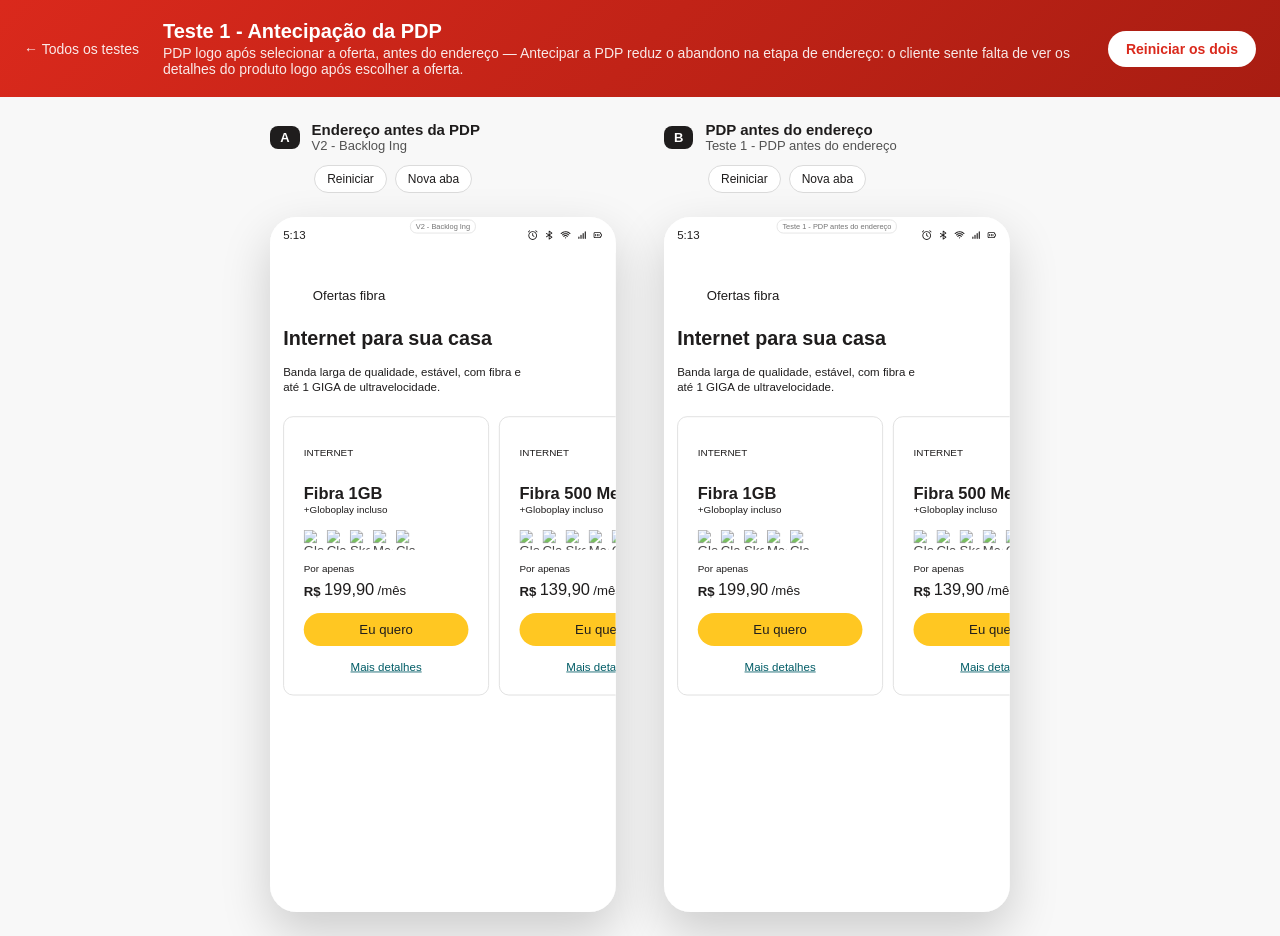
<file: comparar.html>
<!DOCTYPE html>
<html lang="pt-BR">
<head>
<meta charset="UTF-8">
<meta name="viewport" content="width=device-width, initial-scale=1.0">
<title>Comparar versões · Protótipo App</title>
<style>
  :root{
    --ink:#1f1d1d;
    --gray-dark:#525252;
    --gray-line:#dbdbdb;
    --red:#da291c;
    --red-dark:#a81d12;
    --bg-page:#f8f8f8;
  }
  *{box-sizing:border-box;}
  body{margin:0;font-family:-apple-system,'Segoe UI',Roboto,sans-serif;background:var(--bg-page);color:var(--ink);}
  header{
    background:linear-gradient(135deg, var(--red) 0%, var(--red-dark) 100%);
    color:#fff;padding:20px 24px;display:flex;align-items:center;gap:24px;flex-wrap:wrap;
  }
  header a.voltar{color:#fff;text-decoration:none;font-size:14px;opacity:.9;white-space:nowrap;}
  header a.voltar:hover{opacity:1;text-decoration:underline;}
  header .txt{flex:1;min-width:240px;}
  header h1{margin:0 0 2px;font-size:20px;}
  header p{margin:0;font-size:14px;opacity:.9;}
  header button{
    background:#fff;color:var(--red);border:none;border-radius:999px;padding:10px 18px;
    font-size:14px;font-weight:600;cursor:pointer;
  }
  header button:hover{filter:brightness(.95);}

  .palco{display:flex;justify-content:center;align-items:flex-start;gap:48px;padding:24px;}
  .lado{display:flex;flex-direction:column;align-items:center;gap:12px;}
  .cab{width:100%;display:flex;align-items:center;gap:12px;}
  .cab .chip{
    background:var(--ink);color:#fff;font-weight:700;font-size:13px;border-radius:8px;padding:4px 10px;flex-shrink:0;
  }
  .cab .info{flex:1;min-width:0;}
  .cab .rotulo{margin:0;font-size:15px;font-weight:600;}
  .cab .versao{margin:0;font-size:13px;color:var(--gray-dark);}
  .cab{flex-wrap:wrap;min-height:84px;align-content:flex-start;}
  .cab .info{flex:1 1 140px;}
  .cab .acoes{margin-left:44px;}
  .cab .acoes{display:flex;gap:8px;flex-shrink:0;}
  .cab .acoes button,.cab .acoes a{
    border:1px solid var(--gray-line);background:#fff;color:var(--ink);border-radius:999px;padding:6px 12px;
    font-size:12px;font-weight:500;text-decoration:none;cursor:pointer;white-space:nowrap;
  }
  .cab .acoes button:hover,.cab .acoes a:hover{border-color:var(--red);color:var(--red);}

  /* Moldura de celular: o app roda dentro de um iframe de 420x844 e a escala se ajusta à tela */
  .caixa{position:relative;}
  .celular{
    width:420px;height:844px;border-radius:32px;overflow:hidden;background:#fff;
    box-shadow:0 24px 60px rgba(0,0,0,0.18);transform-origin:top left;
  }
  .celular iframe{width:100%;height:100%;border:0;display:block;}

  /* Seletor A/B (só no celular/tela estreita) */
  .abas{display:none;}
  @media (max-width:899px){
    header{padding:16px;}
    .palco{padding:0;gap:0;display:block;}
    .abas{display:flex;gap:8px;padding:12px 16px;background:#fff;border-bottom:1px solid var(--gray-line);position:sticky;top:0;z-index:5;}
    .abas button{
      flex:1;border:1px solid var(--gray-line);background:#fff;border-radius:999px;padding:10px;font-size:14px;font-weight:600;cursor:pointer;color:var(--ink);
    }
    .abas button.on{background:var(--red);border-color:var(--red);color:#fff;}
    .lado{display:none;align-items:stretch;gap:0;}
    .lado.on{display:flex;}
    .cab{padding:12px 16px;min-height:0;}
    .cab .acoes{margin-left:0;}
    .caixa{width:100% !important;height:calc(100dvh - 190px) !important;}
    .celular{width:100% !important;height:100% !important;border-radius:0;box-shadow:none;transform:none !important;}
  }
</style>
</head>
<body>

<header>
  <a class="voltar" href="index.html">← Todos os testes</a>
  <div class="txt">
    <h1 id="titulo"></h1>
    <p id="descricao"></p>
  </div>
  <button type="button" id="reiniciarTudo">Reiniciar os dois</button>
</header>

<div class="abas" id="abas">
  <button type="button" data-lado="A" class="on">A</button>
  <button type="button" data-lado="B">B</button>
</div>

<div class="palco" id="palco"></div>

<script src="app-versions.js"></script>
<script src="ab-testes.js"></script>
<script>
  var params = new URLSearchParams(location.search);
  var teste = (window.AB_TESTES || []).filter(function (t) { return String(t.id) === params.get('teste'); })[0] || window.AB_TESTES[0];
  document.title = teste.nome + ' · Comparar versões';
  document.getElementById('titulo').textContent = teste.nome;
  document.getElementById('descricao').textContent = teste.descricao + (teste.hipotese ? ' — ' + teste.hipotese : '');

  // Cada lado vira um iframe com nome "ab:<teste>:<lado>" — o app-versions.js usa esse nome para
  // separar o estado (sessionStorage e histórico) de um frame e do outro.
  function nomeFrame(lado) { return 'ab:' + teste.id + ':' + lado; }
  function urlInicio(l) {
    var base = l.inicio || 'ofertas-fibra.html';
    return base + (base.indexOf('?') < 0 ? '?' : '&') + 'v=' + encodeURIComponent(l.versao);
  }
  function limparEstado(lado) {
    var pref = nomeFrame(lado) + '|';
    var apagar = [];
    for (var i = 0; i < sessionStorage.length; i++) {
      var k = sessionStorage.key(i);
      if (k && k.indexOf(pref) === 0) apagar.push(k);
    }
    apagar.forEach(function (k) { sessionStorage.removeItem(k); });
  }
  function reiniciar(lado) {
    limparEstado(lado);
    var f = document.getElementById('frame' + lado);
    var l = lado === 'A' ? teste.a : teste.b;
    f.contentWindow.location.replace(urlInicio(l));
  }

  var palco = document.getElementById('palco');
  [['A', teste.a], ['B', teste.b]].forEach(function (par) {
    var lado = par[0], l = par[1];
    limparEstado(lado); // cada abertura da comparação começa do zero
    var v = (window.APP_VERSOES && window.APP_VERSOES[l.versao]) || { nome: l.versao };
    var el = document.createElement('div');
    el.className = 'lado' + (lado === 'A' ? ' on' : '');
    el.dataset.lado = lado;
    el.innerHTML =
      '<div class="cab"><span class="chip"></span><div class="info"><p class="rotulo"></p><p class="versao"></p></div>'
      + '<div class="acoes"><button type="button" class="rei">Reiniciar</button><a class="nova" target="_blank" rel="noopener">Nova aba</a></div></div>'
      + '<div class="caixa"><div class="celular"><iframe id="frame' + lado + '" name="' + nomeFrame(lado) + '" title="Versão ' + lado + '"></iframe></div></div>';
    el.querySelector('.chip').textContent = lado;
    el.querySelector('.rotulo').textContent = l.rotulo;
    el.querySelector('.versao').textContent = v.nome;
    el.querySelector('.rei').addEventListener('click', function () { reiniciar(lado); });
    el.querySelector('.nova').href = urlInicio(l);
    el.querySelector('iframe').src = urlInicio(l);
    palco.appendChild(el);
  });
  document.getElementById('reiniciarTudo').addEventListener('click', function () { reiniciar('A'); reiniciar('B'); });

  // Abas A/B (tela estreita: um frame por vez, sem moldura)
  document.getElementById('abas').addEventListener('click', function (e) {
    var b = e.target.closest('button'); if (!b) return;
    document.querySelectorAll('#abas button').forEach(function (x) { x.classList.toggle('on', x === b); });
    document.querySelectorAll('.lado').forEach(function (x) { x.classList.toggle('on', x.dataset.lado === b.dataset.lado); });
  });

  // Escala os celulares para caber na janela (largura e altura) quando a tela é grande
  function ajustar() {
    var caixas = document.querySelectorAll('.caixa');
    if (window.innerWidth < 900) { caixas.forEach(function (c) { c.style.width = c.style.height = ''; c.firstChild.style.transform = ''; }); return; }
    var topo = document.querySelector('header').offsetHeight + 24 + 60 + 24; // cabeçalho + respiros + linha do rótulo
    var s = Math.min(1, (window.innerHeight - topo) / 844, (window.innerWidth - 48 - 48) / (420 * 2));
    s = Math.max(s, 0.4);
    caixas.forEach(function (c) {
      c.style.width = (420 * s) + 'px';
      c.style.height = (844 * s) + 'px';
      c.firstChild.style.transform = 'scale(' + s + ')';
    });
    document.querySelectorAll('.cab').forEach(function (c) { c.style.width = Math.max(420 * s, 300) + 'px'; });
  }
  window.addEventListener('resize', ajustar);
  ajustar();
</script>

</body>
</html>
</file>
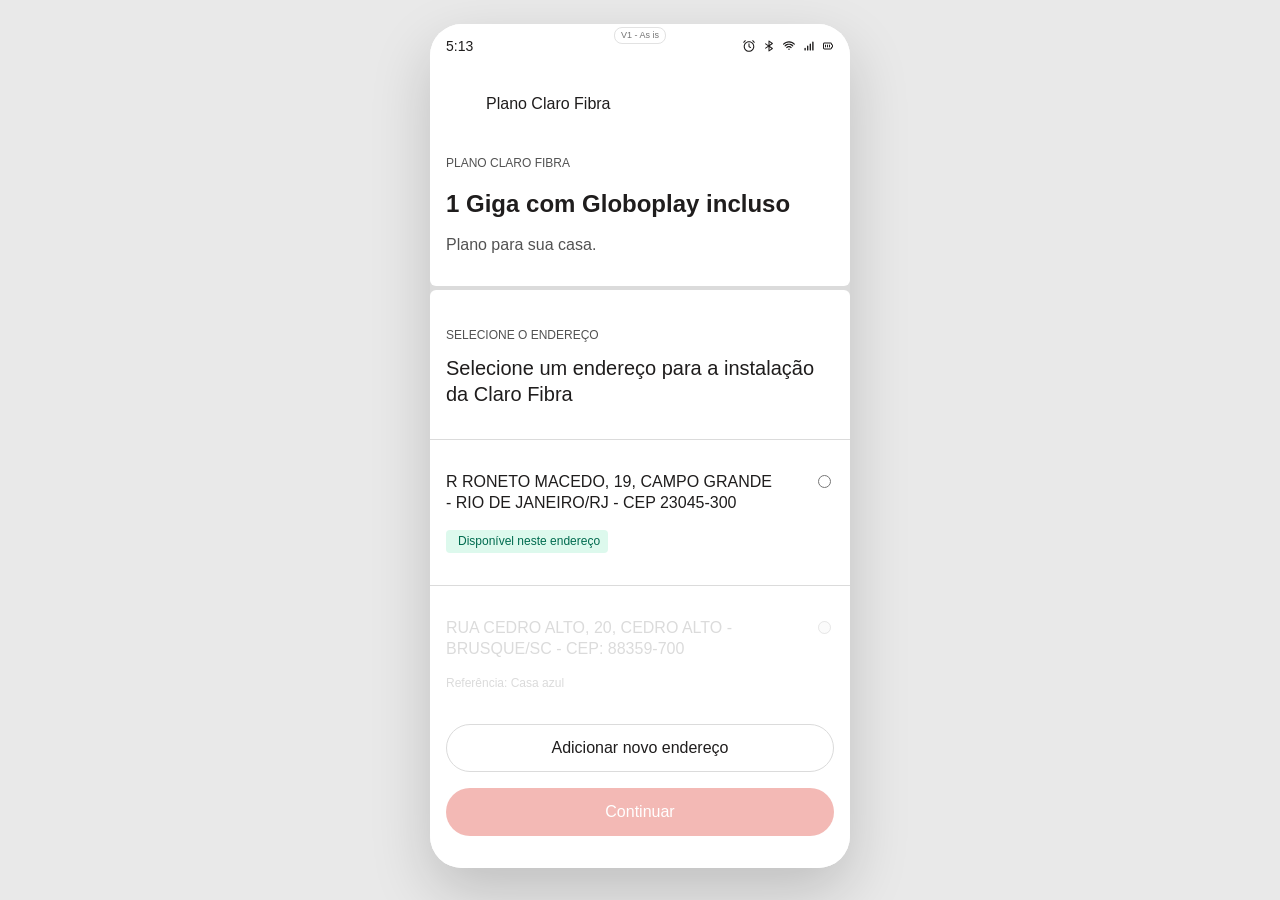
<file: selecao-endereco.html>
<!doctype html>
<html lang="pt-BR">
<head>
<meta charset="UTF-8">
<meta name="viewport" content="width=device-width, initial-scale=1.0">
<title>Seleção de endereço · Simulador App</title>

<!-- Mondrian via CDN -->
<link rel="stylesheet" href="https://mondrian.claro.com.br/vanilla/reset.css">
<link rel="stylesheet" href="https://mondrian.claro.com.br/tokens/claro-tokens-3.0.0.custom-properties.css">
<link rel="stylesheet" href="https://mondrian.claro.com.br/vanilla/mondrian-vanilla-6.0.7.css">
<link rel="stylesheet" href="https://mondrian.claro.com.br/icons/mondrian-icons-latest.css">

<style>
  /* ===== Tokens ===== */
  :root{
    --ink:#1f1d1d;
    --gray-dark:#525252;
    --gray-line:#dbdbdb;
    --red:#da291c;
    --white:#ffffff;
    --bg-canvas:#e9e9e9;
    --green-bg:#ddf9ed;
    --green-text:#006b4f;
    --warn-bg:#fffaad;
    --warn-text:#b84d01;
    --radius-xs:4px;
    --radius-sm:12px;
    --radius-pill:500px;
  }
  *{box-sizing:border-box;}
  [hidden]{display:none !important;}
  html,body{margin:0;padding:0;}
  body{
    font-family:'Roboto', sans-serif;
    background:var(--bg-canvas);
    color:var(--ink);
    -webkit-font-smoothing:antialiased;
  }
  a{color:inherit;text-decoration:none;}
  button{font-family:inherit;cursor:pointer;border:none;background:none;padding:0;}

  /* ===== Moldura do app (simula viewport mobile) — mesmo padrão de ofertas-fibra.html ===== */
  .app-frame{
    width:100%;
    max-width:420px;
    height:100vh;
    margin:0 auto;
    background:var(--white);
    position:relative;
    overflow:hidden;
    display:flex;
    flex-direction:column;
  }
  @media (min-width:421px) and (hover:hover) and (pointer:fine){
    body{display:flex;justify-content:center;padding:24px 0;}
    .app-frame{
      height:844px;
      border-radius:32px;
      box-shadow:0 24px 60px rgba(0,0,0,0.18);
    }
  }

  /* ===== Celular de verdade (toque): sem moldura, a tela ocupa o aparelho =====
     A moldura de 420px com cantos e sombra só existe para simular um celular
     no desktop (mouse). Em dispositivo touch o layout se adapta à tela, sem
     moldura e sem a barra de status falsa (o aparelho já tem a dele). */
  @media (hover:none), (pointer:coarse){
    body{display:block;padding:0;}
    .app-frame{
      max-width:none;
      width:100%;
      margin:0;
      border-radius:0;
      box-shadow:none;
      height:100vh;
      height:100dvh;
    }
    .status-bar{display:none !important;}
  }

  /* ===== Status bar (mock do SO) ===== */
  .status-bar{
    height:44px;
    padding:0 16px;
    display:flex;
    align-items:center;
    justify-content:space-between;
    background:var(--white);
    flex-shrink:0;
  }
  .status-bar .time{
    font-family:'AMX',sans-serif;
    font-weight:500;
    font-size:14px;
    color:var(--ink);
  }
  .status-bar .icons{display:flex;align-items:center;gap:6px;}
  .status-bar .icons img{display:block;height:14px;width:auto;}
  .status-bar .icons img.battery{height:12px;}

  /* ===== Área rolável (app bar fica grudada no topo dela) ===== */
  .scroll-area{
    flex:1;
    min-height:0;
    overflow-y:auto;
    /* Fallback estático (o JS no fim do arquivo mede a altura real do
       .button-wrapper e substitui esse valor — ver ajustarEspacoRodape()).
       176px é a altura medida com os 2 botões; deixando uma folga aqui. */
    padding-bottom:190px;
  }

  .app-bar{
    position:sticky;
    top:0;
    z-index:5;
    background:var(--white);
    display:flex;
    align-items:center;
    gap:16px;
    padding:24px 16px;
  }
  .app-bar .back-btn{
    display:flex;
    align-items:center;
    justify-content:center;
    width:24px;
    height:24px;
    color:var(--ink);
    flex-shrink:0;
  }
  .app-bar h1{
    margin:0;
    font-family:'AMX',sans-serif;
    font-weight:500;
    font-size:16px;
    line-height:1.3;
    color:var(--ink);
    overflow:hidden;
    text-overflow:ellipsis;
    white-space:nowrap;
  }

  /* ===== Cabeçalho do plano ===== */
  .plan-heading{
    padding:0 16px 24px;
    display:flex;
    flex-direction:column;
    gap:16px;
  }
  .plan-heading .icon-wifi{color:var(--red);}
  .plan-heading .eyebrow{
    margin:0;
    font-family:'Roboto',sans-serif;
    font-weight:500;
    font-size:12px;
    line-height:1.3;
    color:var(--gray-dark);
    text-transform:uppercase;
  }
  .plan-heading h2{
    margin:0;
    font-family:'AMX',sans-serif;
    font-weight:700;
    font-size:24px;
    line-height:1.3;
    color:var(--ink);
  }
  .plan-heading p{
    margin:0;
    font-family:'Roboto',sans-serif;
    font-weight:400;
    font-size:16px;
    line-height:1.3;
    color:var(--gray-dark);
  }

  /* ===== Divider Section — separador entre blocos =====
     Estrutura real do Figma: duas peças brancas de 6px com 4px de GAP entre
     elas (não coladas) — é esse gap que deixa o fundo cinza do container
     visível como uma linha sólida de ~4px; a versão anterior (::before/::after
     encostados, sem gap) cobria o cinza por completo e a linha sumia. */
  .divider-section{
    height:16px;
    background:var(--gray-line);
    display:flex;
    flex-direction:column;
    gap:4px;
    flex-shrink:0;
  }
  .divider-section .piece{
    height:6px;
    background:var(--white);
  }
  .divider-section .piece--top{border-radius:0 0 var(--radius-sm) var(--radius-sm);}
  .divider-section .piece--bottom{border-radius:var(--radius-sm) var(--radius-sm) 0 0;}

  /* ===== Bloco "Selecione o endereço" ===== */
  .info-block{
    padding:32px 16px;
    display:flex;
    flex-direction:column;
    gap:12px;
  }
  .info-block .eyebrow{
    margin:0;
    font-family:'Roboto',sans-serif;
    font-weight:500;
    font-size:12px;
    line-height:1.3;
    color:var(--gray-dark);
    text-transform:uppercase;
  }
  .info-block h2{
    margin:0;
    font-family:'AMX',sans-serif;
    font-weight:500;
    font-size:20px;
    line-height:1.3;
    color:var(--ink);
  }

  .divider{height:1px;background:var(--gray-line);flex-shrink:0;}

  /* ===== Lista de endereços ===== */
  .address-row{
    display:flex;
    align-items:flex-start;
    gap:16px;
    padding:32px 16px;
  }
  .address-row .infos{
    flex:1;
    min-width:0;
    display:flex;
    flex-direction:column;
    gap:16px;
  }
  .address-row .linha{
    margin:0;
    font-family:'Roboto',sans-serif;
    font-weight:500;
    font-size:16px;
    line-height:1.3;
    color:var(--ink);
  }
  .address-row .referencia{
    margin:0;
    font-family:'Roboto',sans-serif;
    font-weight:400;
    font-size:12px;
    line-height:1.3;
    color:var(--gray-dark);
  }
  .address-row .tag{
    display:inline-flex;
    align-items:center;
    gap:4px;
    padding:4px 8px;
    border-radius:var(--radius-xs);
    font-family:'Roboto',sans-serif;
    font-weight:500;
    font-size:12px;
    line-height:1.3;
    width:fit-content;
  }
  .address-row .tag i{font-size:16px;}
  .address-row .tag.is-disponivel{background:var(--green-bg);color:var(--green-text);}
  .address-row .tag.is-indisponivel{background:var(--warn-bg);color:var(--warn-text);}

  .address-row .edit-btn{
    flex-shrink:0;
    color:var(--ink);
    display:flex;
  }

  /* Estado indisponível: texto e ícones esmaecidos, sem interação */
  .address-row.is-indisponivel .linha,
  .address-row.is-indisponivel .referencia{
    color:var(--gray-line);
  }
  .address-row.is-indisponivel .edit-btn{
    color:var(--gray-line);
    pointer-events:none;
  }

  /* ===== Radio (Mondrian real) ===== */
  .mdn-Radio{flex-shrink:0;}
  .address-row.is-indisponivel .mdn-Radio{opacity:.5;pointer-events:none;}

  /* ===== Button Wrapper (fixo no rodapé) ===== */
  .button-wrapper{
    position:absolute;
    left:0;
    right:0;
    bottom:0;
    background:var(--white);
    padding:32px 16px;
    display:flex;
    flex-direction:column;
    gap:16px;
    z-index:10;
  }
  .btn-outline{
    width:100%;
    height:48px;
    border:1px solid var(--gray-line);
    border-radius:var(--radius-pill);
    display:flex;
    align-items:center;
    justify-content:center;
    font-family:'Roboto',sans-serif;
    font-weight:500;
    font-size:16px;
    color:var(--ink);
    background:var(--white);
  }
  @media (hover:hover){
    .btn-outline:hover{background:#f8f8f8;}
  }
  .btn-primary{
    width:100%;
    height:48px;
    border-radius:var(--radius-pill);
    display:flex;
    align-items:center;
    justify-content:center;
    font-family:'Roboto',sans-serif;
    font-weight:500;
    font-size:16px;
    color:var(--white);
    background:var(--red);
    transition:filter 0.2s cubic-bezier(0.2,0,0,1), opacity 0.2s;
  }
  .btn-primary:disabled{
    opacity:.32;
    cursor:not-allowed;
  }
  @media (hover:hover){
    .btn-primary:not(:disabled):hover{filter:brightness(0.9);}
  }
  .btn-primary:not(:disabled):active{transform:scale(0.99);}

  /* ===== Spinner de carregamento (overlay tela cheia, mesmo padrão de ofertas-fibra.html) ===== */
  .loading-overlay{
    position:absolute;
    inset:0;
    background:var(--white);
    display:flex;
    align-items:center;
    justify-content:center;
    z-index:20;
  }
  /* O .mdn-Spinner real do Mondrian nasce como bloqueador de página inteira
     (position:fixed, height:100vh, width:100%, fundo próprio) — sem isso,
     ele escapa da moldura do app-frame (fixed ignora overflow:hidden do
     ancestral) e cobre a tela toda, comendo os cantos arredondados/sombra
     que simulam o aparelho. Sobrescrevemos pra ele só preencher o overlay. */
  .loading-overlay .mdn-Spinner{
    position:static;
    height:auto;
    width:auto;
    background:transparent;
  }

  /* ===== Toast simples (ações ainda sem tela final) ===== */
  .toast{
    position:absolute;
    left:16px;
    right:16px;
    bottom:100px;
    background:var(--ink);
    color:var(--white);
    font-family:'Roboto',sans-serif;
    font-size:14px;
    text-align:center;
    padding:12px 16px;
    border-radius:var(--radius-sm);
    z-index:30;
    opacity:0;
    transform:translateY(8px);
    transition:opacity 0.2s, transform 0.2s;
    pointer-events:none;
  }
  .toast.is-visible{opacity:1;transform:translateY(0);}

  /* ===== Modal "Complemento do endereço" — mesmo padrão do modal usado em
     adicionar-endereco.html: cobre a tela inteira, abre com fade + leve
     subida por cima da lista de endereços (que fica intacta por baixo). ===== */
  .confirm-modal{
    position:absolute;
    inset:0;
    background:var(--white);
    z-index:45;
    display:flex;
    flex-direction:column;
    opacity:0;
    transform:translateY(32px);
    transition:transform 0.3s cubic-bezier(0.05,0.7,0.1,1), opacity 0.3s ease;
    pointer-events:none;
  }
  .confirm-modal.is-open{
    opacity:1;
    transform:translateY(0);
    pointer-events:auto;
  }
  .confirm-modal .app-bar{position:static;justify-content:space-between;}
  .confirm-modal .app-bar h1{flex:1;min-width:0;}
  .confirm-modal .form-section{
    flex:1;
    min-height:0;
    overflow-y:auto;
    padding:0 16px 32px;
    display:flex;
    flex-direction:column;
    gap:24px;
  }
  .confirm-modal .form-section .intro{
    margin:0;
    font-family:'Roboto',sans-serif;
    font-weight:400;
    font-size:16px;
    line-height:1.3;
    color:var(--gray-dark);
  }
  .confirm-modal .mdn-Input{width:100%;}
  .confirm-modal .close-btn{
    display:flex;
    align-items:center;
    justify-content:center;
    width:24px;
    height:24px;
    color:var(--ink);
    flex-shrink:0;
  }
  /* Complemento obrigatório ainda não informado: contorno laranja + alerta (Figma "Informar complemento") */
  .confirm-modal .mdn-Input.is-alerta .mdn-Input-field{border-color:var(--warn-text);}
  .confirm-modal .helper-alerta{
    margin:4px 0 0;
    display:flex;
    align-items:center;
    gap:4px;
    font-family:'Roboto',sans-serif;
    font-weight:500;
    font-size:12px;
    line-height:1.3;
    color:var(--warn-text);
  }
  .confirm-modal .select-icon{
    position:absolute;
    right:16px;
    top:50%;
    transform:translateY(-50%);
    pointer-events:none;
    color:var(--gray-dark);
    opacity:.4;
  }
  /* Botão fixo do rodapé — mesmo componente "Button / Button Configuration"
     do Mondrian usado em adicionar-endereco.html: largura inteira, sem
     cantos arredondados, 112px de altura, colado nas bordas/rodapé. */
  .btn-footer{
    flex-shrink:0;
    width:100%;
    height:112px;
    padding:16px 16px;
    display:flex;
    align-items:center;
    justify-content:center;
    gap:8px;
    font-family:'Roboto',sans-serif;
    font-weight:500;
    font-size:16px;
    color:var(--white);
    background:var(--red);
    transition:filter 0.2s cubic-bezier(0.2,0,0,1), opacity 0.2s;
  }
  .btn-footer .label{flex:1 0 0;text-align:left;}
  .btn-footer:disabled{opacity:.32;cursor:not-allowed;}
  @media (hover:hover){
    .btn-footer:not(:disabled):hover{filter:brightness(0.9);}
  }
  .btn-footer:not(:disabled):active{filter:brightness(0.95);}
</style>
<link rel="stylesheet" href="sheet-complemento.css">
</head>
<body>

<div class="app-frame">

  <div class="status-bar">
    <span class="time">5:13</span>
    <div class="icons">
      <img src="assets/statusbar/alarm.svg" alt="">
      <img src="assets/statusbar/bluetooth.svg" alt="">
      <img src="assets/statusbar/wifi.svg" alt="">
      <img src="assets/statusbar/signal.svg" alt="">
      <img class="battery" src="assets/statusbar/battery.svg" alt="">
    </div>
  </div>

  <div class="scroll-area">
    <div class="app-bar">
      <button type="button" class="back-btn" aria-label="Voltar" onclick="history.back()">
        <span class="mdn-Icon-seta-esquerda mdn-Icon--md" aria-label="seta-esquerda"></span>
      </button>
      <h1 id="appBarTitle"></h1>
    </div>

    <div class="plan-heading">
      <i class="icon-wifi mdn-Icon-wifi mdn-Icon--lg" aria-hidden="true"></i>
      <p class="eyebrow" id="planEyebrow"></p>
      <h2 id="planTitle"></h2>
      <p id="planSubtitle"></p>
    </div>

    <div class="divider-section">
      <div class="piece piece--top"></div>
      <div class="piece piece--bottom"></div>
    </div>

    <div class="info-block">
      <p class="eyebrow">Selecione o endereço</p>
      <h2>Selecione um endereço para a instalação da Claro Fibra</h2>
    </div>
    <div class="divider"></div>

    <div id="addressList">
      <!-- Linhas renderizadas em runtime a partir de app-catalog.js -->
    </div>
  </div>

  <div class="button-wrapper">
    <button type="button" class="btn-outline" id="addAddressBtn">Adicionar novo endereço</button>
    <button type="button" class="btn-primary" id="continueBtn" disabled>Continuar</button>
  </div>

  <div class="toast" id="toast"></div>

  <div class="loading-overlay" id="loadingOverlay" hidden>
    <div class="mdn-Spinner mdn-Spinner--default">
      <span class="mdn-Icon-claro mdn-Icon--lg" aria-label="Carregando" tabindex="0"></span>
    </div>
  </div>

  <!-- Teste 2: modal "Cobertura na região" com complemento e referência -->
  <div class="sheet-backdrop" id="sheetBackdrop" hidden>
    <div class="bottom-sheet">
      <div class="bar-wrapper"><div class="bar"></div></div>
      <div class="header">
        <span class="mdn-Icon-localizacao mdn-Icon--lg" aria-hidden="true"></span>
        <h2>Cobertura na região</h2>
      </div>
      <div class="body" id="sheetBody"></div>
    </div>
  </div>

  <div class="confirm-modal" id="confirmModal" hidden>
    <div class="status-bar">
      <span class="time">5:13</span>
      <div class="icons">
        <img src="assets/statusbar/alarm.svg" alt="">
        <img src="assets/statusbar/bluetooth.svg" alt="">
        <img src="assets/statusbar/wifi.svg" alt="">
        <img src="assets/statusbar/signal.svg" alt="">
        <img class="battery" src="assets/statusbar/battery.svg" alt="">
      </div>
    </div>

    <div class="app-bar">
      <h1>Novo endereço</h1>
      <button type="button" class="close-btn" aria-label="Fechar" onclick="fecharComplementoModal()">
        <span class="mdn-Icon-fechar mdn-Icon--md" aria-label="fechar"></span>
      </button>
    </div>

    <div class="form-section">
      <p class="intro">Digite abaixo os dados do novo endereço para instalação da internet fixa.</p>

      <div class="mdn-Input">
        <input class="mdn-Input-field" id="cepDisplay" type="text" value="" disabled>
        <label for="cepDisplay" class="mdn-Input-label">CEP</label>
      </div>

      <div class="mdn-Input">
        <input class="mdn-Input-field" id="estadoDisplay" type="text" value="" disabled>
        <span class="mdn-Icon-baixo mdn-Icon--sm select-icon" aria-hidden="true"></span>
        <label for="estadoDisplay" class="mdn-Input-label">Estado</label>
      </div>

      <div class="mdn-Input">
        <input class="mdn-Input-field" id="cidadeDisplay" type="text" value="" disabled>
        <label for="cidadeDisplay" class="mdn-Input-label">Cidade</label>
      </div>

      <div class="mdn-Input">
        <input class="mdn-Input-field" id="bairroDisplay" type="text" value="" autocomplete="off" autocapitalize="characters" style="text-transform:uppercase">
        <label for="bairroDisplay" class="mdn-Input-label">Bairro</label>
      </div>

      <div class="mdn-Input">
        <input class="mdn-Input-field" id="logradouroDisplay" type="text" value="" autocomplete="off" autocapitalize="characters" style="text-transform:uppercase">
        <label for="logradouroDisplay" class="mdn-Input-label">Logradouro</label>
      </div>

      <div class="mdn-Input">
        <input class="mdn-Input-field" id="numeroDisplay" type="text" value="" disabled>
        <label for="numeroDisplay" class="mdn-Input-label">Número</label>
      </div>

      <div>
        <div class="mdn-Input" id="complementoWrapper">
          <select id="complementoExistenteSelect" class="mdn-Input-field" data-mdn-type="select" style="background-image:none">
            <option value="" selected>Selecione</option>
            <option value="Sem complemento">Sem complemento</option>
            <option value="outro">Quero informar meu complemento</option>
          </select>
          <span class="mdn-Icon-baixo mdn-Icon--md mdn-Input-select-arrow"></span>
          <label for="complementoExistenteSelect" class="mdn-Input-label">Complemento *</label>
        </div>
        <p class="helper-alerta" id="complementoAlerta">
          <i class="mdn-Icon-circulo-exclamacao mdn-Icon--md" aria-hidden="true"></i>
          <span>Informe o complemento</span>
        </p>
      </div>

      <div class="mdn-Input" id="complementoExistenteOutroWrapper" hidden>
        <input class="mdn-Input-field" id="complementoExistenteOutroInput" type="text" value="">
        <label for="complementoExistenteOutroInput" class="mdn-Input-label">Complemento</label>
      </div>

      <div class="mdn-Input">
        <input class="mdn-Input-field" id="referenciaInput" type="text" value="">
        <label for="referenciaInput" class="mdn-Input-label">Referência (opcional)</label>
      </div>
    </div>

    <button type="button" class="btn-footer" id="confirmarComplementoBtn" disabled>
      <span class="label">Adicionar endereço</span>
      <span class="mdn-Icon-seta-direita mdn-Icon--md" aria-hidden="true"></span>
    </button>
  </div>

</div>

<script src="https://mondrian.claro.com.br/vanilla/mondrian-vanilla-6.0.7.js"></script>
<script src="app-versions.js"></script>
<script src="sheet-complemento.js"></script>
<script src="app-catalog.js"></script>
<script>
  const catalog = window.APP_CATALOG;
  const params = new URLSearchParams(window.location.search);
  const produtoId = params.get('produto');
  const produto = (catalog.produtos && catalog.produtos[produtoId])
    || catalog.produtos[catalog.paginas['ofertas-fibra'].produtos[0]]; // fallback: nunca deixar a tela sem dado
  const pagina = catalog.paginas[produto.paginaId];

  document.getElementById('appBarTitle').textContent = pagina.barraSuperiorEndereco;
  document.getElementById('planEyebrow').textContent = pagina.barraSuperiorEndereco;
  document.getElementById('planTitle').textContent = produto.tituloConfirmacao || produto.nome;
  document.getElementById('planSubtitle').textContent = pagina.subtituloEndereco;

  function renderAddressRow(end, index) {
    const wrap = document.createElement('div');
    wrap.className = 'address-row' + (end.disponivel ? '' : ' is-indisponivel');

    const tagClass = end.disponivel ? 'is-disponivel' : 'is-indisponivel';
    const tagIcon = end.disponivel ? 'mdn-Icon-check-circulo' : 'mdn-Icon-bloqueio';
    const tagText = end.disponivel ? 'Disponível neste endereço' : 'Não disponível neste endereço';
    // Endereço recém-adicionado pode não ter referência (campo era opcional
    // na tela de complemento) — nesse caso a linha nem aparece, em vez de
    // mostrar "Referência: " vazio.
    const referenciaHtml = end.referencia
      ? `<p class="referencia">Referência: ${end.referencia}</p>`
      : '';

    wrap.innerHTML = `
      <div class="infos">
        <p class="linha">${end.endereco.toUpperCase()}</p>
        ${referenciaHtml}
        <span class="tag ${tagClass}">
          <i class="${tagIcon}" aria-hidden="true"></i>
          ${tagText}
        </span>
      </div>
      <button type="button" class="edit-btn" aria-label="Editar endereço">
        <i class="mdn-Icon-lapis mdn-Icon--md" aria-hidden="true"></i>
      </button>
      <div tabindex="0" class="mdn-Radio mdn-Radio--default" aria-label="Selecionar endereço">
        <input type="radio" class="mdn-Radio-input" name="endereco" role="radio"
               value="${end.id}" ${end.disponivel ? '' : 'disabled'} ${end.selecionado ? 'checked' : ''}>
        <label class="mdn-Radio-label"></label>
      </div>`;
    return wrap;
  }

  // Endereço recém-cadastrado (fluxo "Adicionar novo endereço" -> CEP ->
  // confirmação -> complemento) chega aqui via sessionStorage, já que é uma
  // navegação de página de verdade (não um modal na mesma tela). Ele entra
  // como primeiro item da lista e já vem selecionado — consumido uma única
  // vez (removido logo em seguida) pra um reload não duplicá-lo.
  // Endereços cadastrados na sessão (fluxo "Adicionar novo endereço" -> CEP ->
  // confirmação -> complemento). O cadastro devolve o endereço novo em
  // 'enderecoRecemAdicionado' (consumido uma única vez, pra um reload não
  // duplicar); aqui ele passa pra lista 'enderecosSessao', que persiste — assim
  // ele continua na lista se o usuário voltar da página de produto.
  const parseJSON = (k, fb) => { try { return JSON.parse(sessionStorage.getItem(k)) ?? fb; } catch (e) { return fb; } };
  const enderecosSessao = parseJSON('enderecosSessao', []);
  let selecionadoId = (parseJSON('enderecoConfirmado', null) || {}).id || null;
  const novoRaw = parseJSON('enderecoRecemAdicionado', null);
  if (novoRaw) {
    sessionStorage.removeItem('enderecoRecemAdicionado');
    novoRaw.recemAdicionado = true; // já veio completo (com complemento) do cadastro
    if (!enderecosSessao.some((e) => e.id === novoRaw.id)) enderecosSessao.unshift(novoRaw);
    sessionStorage.setItem('enderecosSessao', JSON.stringify(enderecosSessao));
    selecionadoId = novoRaw.id; // endereço recém-adicionado já vem selecionado
  }
  catalog.enderecos = [...enderecosSessao, ...catalog.enderecos];
  // Complementos já informados na sessão (endereços da lista, não os recém-adicionados):
  // ao voltar da página de produto, o mesmo endereço não pede o complemento de novo.
  const complementosSessao = parseJSON('complementosSessao', {});
  catalog.enderecos.forEach((e) => { if (complementosSessao[e.id]) e.complemento = complementosSessao[e.id]; });
  // Bairro, logradouro e referência corrigidos na tela "Novo endereço" (endereços da lista)
  const enderecosEditados = parseJSON('enderecosEditados', {});
  function aplicarEdicao(e, ed) {
    const d = separarEndereco(e.endereco);
    e.endereco = montarEnderecoTexto({ ...d, logradouro: ed.logradouro || d.logradouro, bairro: ed.bairro });
    e.referencia = ed.referencia;
  }
  catalog.enderecos.forEach((e) => { if (enderecosEditados[e.id]) aplicarEdicao(e, enderecosEditados[e.id]); });
  catalog.enderecos.forEach((e) => { if (e.id === selecionadoId && e.disponivel) e.selecionado = true; });

  const listEl = document.getElementById('addressList');
  catalog.enderecos.forEach((end, i) => {
    listEl.appendChild(renderAddressRow(end, i));
    const divider = document.createElement('div');
    divider.className = 'divider';
    listEl.appendChild(divider);
  });

  const continueBtn = document.getElementById('continueBtn');
  if (listEl.querySelector('.mdn-Radio-input:checked')) {
    continueBtn.disabled = false;
  }

  // O componente Mondrian Radio normalmente conta com o JS do bundle pra
  // ligar "clicar em qualquer lugar do wrapper" a "marcar o input" — esse
  // wiring só roda no carregamento da página, então não alcança radios
  // inseridos depois via innerHTML (como estes, montados a partir do
  // catálogo). Por isso marcamos o input manualmente aqui, clicando em
  // qualquer ponto do wrapper `.mdn-Radio`, e disparamos um 'change' real
  // pra manter o comportamento igual ao de um radio nativo.
  listEl.addEventListener('click', (e) => {
    const wrapper = e.target.closest('.mdn-Radio');
    if (!wrapper) return;
    const input = wrapper.querySelector('.mdn-Radio-input');
    if (!input || input.disabled || input.checked) return;
    input.checked = true;
    input.dispatchEvent(new Event('change', { bubbles: true }));
  });

  listEl.addEventListener('change', (e) => {
    if (e.target.matches('.mdn-Radio-input')) {
      continueBtn.disabled = false;
    }
  });

  function showToast(msg) {
    const toast = document.getElementById('toast');
    toast.textContent = msg;
    toast.classList.add('is-visible');
    clearTimeout(showToast._t);
    showToast._t = setTimeout(() => toast.classList.remove('is-visible'), 2200);
  }

  document.getElementById('addAddressBtn').addEventListener('click', () => {
    window.location.href = 'adicionar-endereco.html?produto=' + encodeURIComponent(produto.id);
  });

  continueBtn.addEventListener('click', () => {
    if (continueBtn.disabled) return;
    const radioChecked = listEl.querySelector('.mdn-Radio-input:checked');
    const endereco = catalog.enderecos.find((end) => end.id === radioChecked.value);
    // Endereço recém-adicionado já passou pela tela de complemento no
    // cadastro — não pedir de novo, segue direto pra página de produto.
    if (endereco.recemAdicionado || endereco.complemento) {
      irParaPaginaProduto(endereco);
    } else if (enderecoUnicoNoModal) {
      abrirSheetEndereco(endereco); // Teste 2: complemento no modal "Cobertura na região"
    } else {
      abrirComplementoModal(endereco);
    }
  });

  // Guarda o endereço escolhido (a página de produto mostra cidade/UF e CEP dele).
  function irParaPaginaProduto(endereco) {
    sessionStorage.setItem('enderecoConfirmado', JSON.stringify(endereco));
    // V2: depois do endereço vem a PDP com fidelidade (pdp-v2); V1: PDP/resumo antigos
    // Teste 1 (pdpAntesDoEndereco): a PDP já foi vista antes do endereço — daqui vai direto aos dados pessoais (checkout)
    const destino = (window.APP_VERSION && window.APP_VERSION.flags.pdpAntesDoEndereco) ? 'checkout.html'
      : (window.APP_VERSION && window.APP_VERSION.flags.pdpV2) ? 'pdp-v2.html' : 'produto-detalhe.html';
    window.location.href = destino + '?produto=' + encodeURIComponent(produto.id);
  }

  // ===== Modal "Complemento do endereço" — mesmo padrão do modal de
  // adicionar-endereco.html, aberto aqui para um endereço já existente
  // (selecionado na lista, não um endereço novo via CEP). O dropdown de
  // complemento tem só 2 opções nesse fluxo, mas o comportamento de revelar
  // um campo de texto livre pra "Quero informar meu complemento" é o mesmo. =====
  const confirmModalEl = document.getElementById('confirmModal');
  const complementoExistenteSelect = document.getElementById('complementoExistenteSelect');
  const complementoExistenteOutroWrapper = document.getElementById('complementoExistenteOutroWrapper');
  const complementoExistenteOutroInput = document.getElementById('complementoExistenteOutroInput');
  const confirmarComplementoBtn = document.getElementById('confirmarComplementoBtn');
  let enderecoSelecionado = null;

  // O catálogo guarda o endereço como texto ("RUA X, 19, BAIRRO - CIDADE/UF - CEP 00000-000");
  // aqui ele é separado nos campos que a tela de "Novo endereço" mostra.
  // Se houver complemento no meio do texto (ex: "..., 780, Torre A, Bairro"), ele é ignorado.
  function separarEndereco(txt) {
    const partes = txt.split(' - ');
    const cep = (partes.pop() || '').replace(/^cep:?\s*/i, '').trim();
    const [cidade, uf] = (partes.length > 1 ? partes.pop() : '').split('/');
    const rua = (partes.join(' - ') || '').split(', ');
    const [logradouro, numero] = rua;
    const bairro = rua.length > 2 ? rua[rua.length - 1] : '';
    return { logradouro: logradouro || '', numero: numero || '', bairro, cidade: (cidade || '').trim(), uf: (uf || '').trim(), cep };
  }
  function montarEnderecoTexto({ logradouro, numero, bairro, cidade, uf, cep }) {
    const rua = [logradouro, numero, bairro].filter(Boolean).join(', ');
    return `${rua} - ${cidade}/${uf} - CEP: ${cep}`.toUpperCase();
  }

  const bairroDisplay = document.getElementById('bairroDisplay');
  const logradouroDisplay = document.getElementById('logradouroDisplay');
  const referenciaInput = document.getElementById('referenciaInput');
  let dadosEndereco = null;

  function abrirComplementoModal(endereco) {
    enderecoSelecionado = endereco;
    dadosEndereco = separarEndereco(endereco.endereco);
    document.getElementById('cepDisplay').value = dadosEndereco.cep.toUpperCase();
    document.getElementById('estadoDisplay').value = dadosEndereco.uf.toUpperCase();
    document.getElementById('cidadeDisplay').value = dadosEndereco.cidade.toUpperCase();
    bairroDisplay.value = dadosEndereco.bairro.toUpperCase();
    logradouroDisplay.value = dadosEndereco.logradouro.toUpperCase();
    document.getElementById('numeroDisplay').value = dadosEndereco.numero.toUpperCase();
    complementoExistenteSelect.value = '';
    complementoExistenteOutroWrapper.hidden = true;
    complementoExistenteOutroInput.value = '';
    referenciaInput.value = endereco.referencia || '';

    // Campos preenchidos via JS depois do init do bundle Mondrian não
    // passam pelo evento que ativa o label flutuante sozinho — replicamos
    // a mesma classe manualmente (mesmo esquema usado em adicionar-endereco.html).
    confirmModalEl.querySelectorAll('.mdn-Input').forEach((wrapper) => {
      const input = wrapper.querySelector('.mdn-Input-field');
      wrapper.classList.toggle('mdn-Input--activatedField', !!(input && input.value));
    });

    validarComplementoExistente();
    confirmModalEl.hidden = false;
    requestAnimationFrame(() => requestAnimationFrame(() => confirmModalEl.classList.add('is-open')));
  }

  // Bairro e logradouro vêm do cadastro, mas o usuário pode corrigir; o texto fica sempre em maiúsculas
  [bairroDisplay, logradouroDisplay].forEach((el) => {
    el.addEventListener('input', () => {
      const ini = el.selectionStart, fim = el.selectionEnd;
      el.value = el.value.toUpperCase();
      try { el.setSelectionRange(ini, fim); } catch (e) {}
      el.closest('.mdn-Input').classList.toggle('mdn-Input--activatedField', !!el.value);
    });
  });

  // Fechar (X) -> volta pra lista de endereços, que nunca saiu da tela
  // (mesma página) e continua com o endereço selecionado e o Continuar habilitado.
  function fecharComplementoModal() {
    confirmModalEl.classList.remove('is-open');
    setTimeout(() => { confirmModalEl.hidden = true; }, 300);
  }

  complementoExistenteSelect.addEventListener('change', () => {
    complementoExistenteSelect.closest('.mdn-Input').classList.toggle('mdn-Input--activatedField', !!complementoExistenteSelect.value);
    const isOutro = complementoExistenteSelect.value === 'outro';
    complementoExistenteOutroWrapper.hidden = !isOutro;
    if (!isOutro) complementoExistenteOutroInput.value = '';
    validarComplementoExistente();
  });

  function validarComplementoExistente() {
    const valor = complementoExistenteSelect.value;
    const ok = valor === 'outro'
      ? complementoExistenteOutroInput.value.trim().length > 0
      : valor.length > 0;
    confirmarComplementoBtn.disabled = !ok;
    // Complemento ainda sem escolha: contorno laranja + "Informe o complemento" (Figma)
    const semEscolha = valor.length === 0;
    document.getElementById('complementoWrapper').classList.toggle('is-alerta', semEscolha);
    document.getElementById('complementoAlerta').hidden = !semEscolha;
  }
  ['input', 'keyup', 'blur'].forEach((evt) => complementoExistenteOutroInput.addEventListener(evt, validarComplementoExistente));

  confirmarComplementoBtn.addEventListener('click', () => {
    validarComplementoExistente(); // reforço: nunca confiar só no último evento do input
    if (confirmarComplementoBtn.disabled) return;
    enderecoSelecionado.complemento = complementoExistenteSelect.value === 'outro'
      ? complementoExistenteOutroInput.value.trim()
      : complementoExistenteSelect.value;
    complementosSessao[enderecoSelecionado.id] = enderecoSelecionado.complemento;
    sessionStorage.setItem('complementosSessao', JSON.stringify(complementosSessao));
    // Bairro/logradouro corrigidos e referência: valem para este endereço dali em diante
    const edicao = { logradouro: logradouroDisplay.value.trim(), bairro: bairroDisplay.value.trim(), referencia: referenciaInput.value.trim() };
    enderecosEditados[enderecoSelecionado.id] = edicao;
    sessionStorage.setItem('enderecosEditados', JSON.stringify(enderecosEditados));
    aplicarEdicao(enderecoSelecionado, edicao);
    irParaPaginaProduto(enderecoSelecionado);
  });


  // ===== Teste 2 (flag enderecoUnicoNoModal): o endereço da lista abre o modal "Cobertura na região",
  // que já traz o complemento e a referência; depois dele segue para o produto =====
  const enderecoUnicoNoModal = !!(window.APP_VERSION && window.APP_VERSION.flags.enderecoUnicoNoModal);
  const sheetBackdropEl = document.getElementById('sheetBackdrop');
  const bottomSheetEl = document.querySelector('.bottom-sheet');
  function abrirSheetEndereco(endereco) {
    enderecoSelecionado = endereco;
    window.SheetComplemento.render(document.getElementById('sheetBody'), {
      endereco: window.SheetComplemento.capitalizar(endereco.endereco),
      obrigatorio: window.SheetComplemento.exigeComplemento(endereco),
      referencia: endereco.referencia || '',
      onEditar: fecharSheetEndereco,
      onContinuar: (complemento, referencia) => {
        endereco.complemento = complemento;
        complementosSessao[endereco.id] = complemento;
        sessionStorage.setItem('complementosSessao', JSON.stringify(complementosSessao));
        const d = separarEndereco(endereco.endereco);
        const edicao = { logradouro: d.logradouro, bairro: d.bairro, referencia };
        enderecosEditados[endereco.id] = edicao;
        sessionStorage.setItem('enderecosEditados', JSON.stringify(enderecosEditados));
        aplicarEdicao(endereco, edicao);
        irParaPaginaProduto(endereco);
      },
    });
    sheetBackdropEl.hidden = false;
    requestAnimationFrame(() => requestAnimationFrame(() => sheetBackdropEl.classList.add('is-open')));
  }
  function fecharSheetEndereco() {
    sheetBackdropEl.classList.remove('is-open');
    setTimeout(() => { sheetBackdropEl.hidden = true; }, 300);
  }
  sheetBackdropEl.addEventListener('click', (e) => { if (e.target === sheetBackdropEl) fecharSheetEndereco(); });
  document.addEventListener('keydown', (e) => { if (e.key === 'Escape' && !sheetBackdropEl.hidden) fecharSheetEndereco(); });
  // Arrastar o sheet para baixo fecha (ignora campos, botões e links para não atrapalhar o uso)
  (function () {
    let dragging = false, startY = 0, deltaY = 0;
    bottomSheetEl.addEventListener('pointerdown', (e) => {
      if (e.target.closest('button, a, input, select, textarea, label, .body')) return;
      dragging = true; startY = e.clientY; deltaY = 0;
      bottomSheetEl.style.transition = 'none';
      bottomSheetEl.setPointerCapture(e.pointerId);
    });
    bottomSheetEl.addEventListener('pointermove', (e) => {
      if (!dragging) return;
      deltaY = Math.max(0, e.clientY - startY);
      bottomSheetEl.style.transform = `translateY(${deltaY}px)`;
    });
    const fim = () => {
      if (!dragging) return;
      dragging = false;
      bottomSheetEl.style.transition = ''; bottomSheetEl.style.transform = '';
      if (deltaY > Math.min(120, bottomSheetEl.getBoundingClientRect().height * 0.25)) fecharSheetEndereco();
    };
    bottomSheetEl.addEventListener('pointerup', fim);
    bottomSheetEl.addEventListener('pointercancel', fim);
  })();
  // Endereço recém-adicionado já passou pelo modal (CEP + número + complemento): segue direto ao produto
  // Teste 3 (flag pularListaAposNovoEndereco): o mesmo atalho, sem mudar o restante do fluxo
  if (novoRaw && (enderecoUnicoNoModal || (window.APP_VERSION && window.APP_VERSION.flags.pularListaAposNovoEndereco))) irParaPaginaProduto(novoRaw);

  // O Button Wrapper é fixo (position:absolute) por cima do fim da lista de
  // endereços — sem esse ajuste, o último item fica parcialmente escondido
  // atrás dele. Medimos a altura real (em vez de um valor fixo no CSS) pra
  // continuar certo mesmo se o texto de um botão quebrar linha depois.
  function ajustarEspacoRodape() {
    const altura = document.querySelector('.button-wrapper').offsetHeight;
    document.querySelector('.scroll-area').style.paddingBottom = (altura + 16) + 'px';
  }
  ajustarEspacoRodape();
  window.addEventListener('resize', ajustarEspacoRodape);
</script>

</body>
</html>
</file>
<file: sheet-complemento.css>
/* Bottom sheet de cobertura (usado em selecao-endereco.html e adicionar-endereco.html no Teste 2).
   Variáveis (--ink, --white, --red, --green-*, --warn-*, --gray-*, --radius-*) vêm de cada página. */
:root{--gray-light:#f8f8f8;}
  /* ===== Bottom sheet (resultado da consulta de CEP) ===== */
  .sheet-backdrop{
    position:absolute;
    inset:0;
    background:rgba(31,29,29,0.5);
    z-index:40;
    display:flex;
    align-items:flex-end;
  }
  .bottom-sheet{
    width:100%;
    background:var(--white);
    border-radius:var(--radius-sm) var(--radius-sm) 0 0;
    display:flex;
    flex-direction:column;
    align-items:center;
    overflow:hidden;
    transform:translateY(100%);
    transition:transform 0.3s cubic-bezier(0.05,0.7,0.1,1);
    touch-action:none; /* deixa o gesto de arrastar pra fechar livre do scroll nativo */
  }
  .sheet-backdrop.is-open .bottom-sheet{transform:translateY(0);}
  .bottom-sheet .bar-wrapper{
    height:32px;
    display:flex;
    align-items:center;
    justify-content:center;
    flex-shrink:0;
    width:100%;
    cursor:grab;
  }
  .bottom-sheet .bar{width:32px;height:2px;background:var(--gray-line);}
  .bottom-sheet .header{
    width:100%;
    padding:0 16px;
    display:flex;
    flex-direction:column;
    gap:24px;
  }
  .bottom-sheet .header .mdn-Icon--lg{color:var(--red);}
  .bottom-sheet .header h2{
    margin:0;
    font-family:'AMX',sans-serif;
    font-weight:500;
    font-size:24px;
    line-height:1.3;
    color:var(--ink);
  }
  .bottom-sheet .body{
    width:100%;
    padding:24px 16px 32px;
    display:flex;
    flex-direction:column;
    gap:24px;
  }
  .bottom-sheet .message{
    margin:0;
    font-family:'Roboto',sans-serif;
    font-weight:400;
    font-size:16px;
    line-height:1.3;
  }
  .bottom-sheet .message.is-success{color:var(--green-text);}
  .bottom-sheet .message.is-warning{color:var(--warn-text);}
  .bottom-sheet .tag{
    display:inline-flex;
    align-items:center;
    gap:4px;
    padding:4px 8px;
    border-radius:var(--radius-xs);
    font-family:'Roboto',sans-serif;
    font-weight:500;
    font-size:12px;
    line-height:1.3;
    width:fit-content;
  }
  .bottom-sheet .tag i{font-size:16px;}
  .bottom-sheet .tag.is-success{background:var(--green-bg);color:var(--green-text);}
  .bottom-sheet .tag.is-warning{background:var(--warn-bg);color:var(--warn-text);}
  .bottom-sheet .address-box{
    width:100%;
    background:var(--gray-light);
    border-radius:var(--radius-sm);
    padding:24px;
    display:flex;
    align-items:flex-start;
    gap:24px;
  }
  .bottom-sheet .address-box p{
    flex:1;
    min-width:0;
    margin:0;
    font-family:'Roboto',sans-serif;
    font-weight:500;
    font-size:16px;
    line-height:1.3;
    color:var(--ink);
  }
  .bottom-sheet .address-box .edit-btn{
    flex-shrink:0;
    color:var(--ink);
    display:flex;
  }
  .bottom-sheet .sheet-cta{
    width:100%;
    height:48px;
    border-radius:var(--radius-pill);
    display:flex;
    align-items:center;
    justify-content:center;
    font-family:'Roboto',sans-serif;
    font-weight:500;
    font-size:16px;
    color:var(--white);
    background:var(--red);
    transition:filter 0.2s;
  }
  @media (hover:hover){
    .bottom-sheet .sheet-cta:hover{filter:brightness(0.9);}
  }
  .bottom-sheet .sheet-cta:active{transform:scale(0.99);}

  /* ===== Teste 2: modal de cobertura com complemento e referência no próprio sheet ===== */
  .bottom-sheet{max-height:92%;}
  .bottom-sheet .body{min-height:0;overflow-y:auto;touch-action:pan-y;}
  .bottom-sheet .campos{display:flex;flex-direction:column;gap:24px;width:100%;}
  .bottom-sheet .mdn-Input{width:100%;}
  .bottom-sheet .sheet-cta:disabled{opacity:.32;cursor:not-allowed;}
</file>
